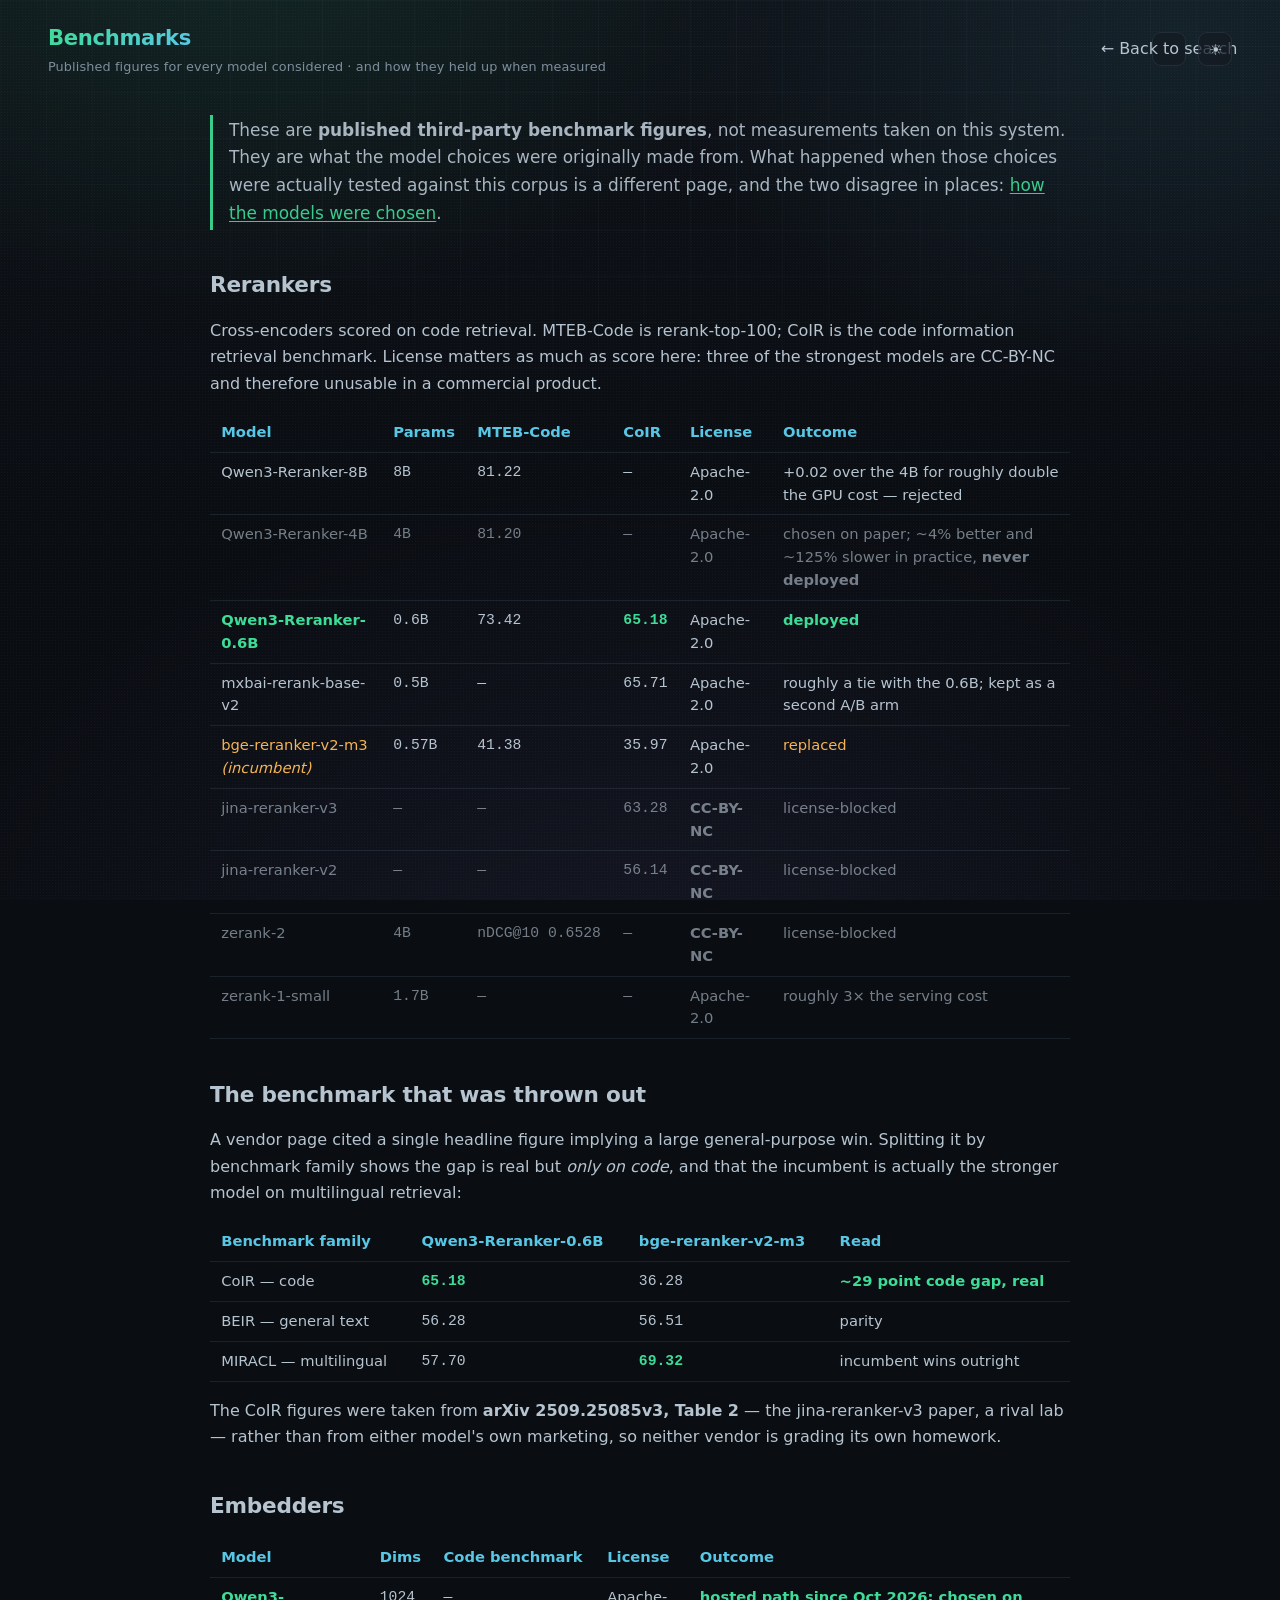
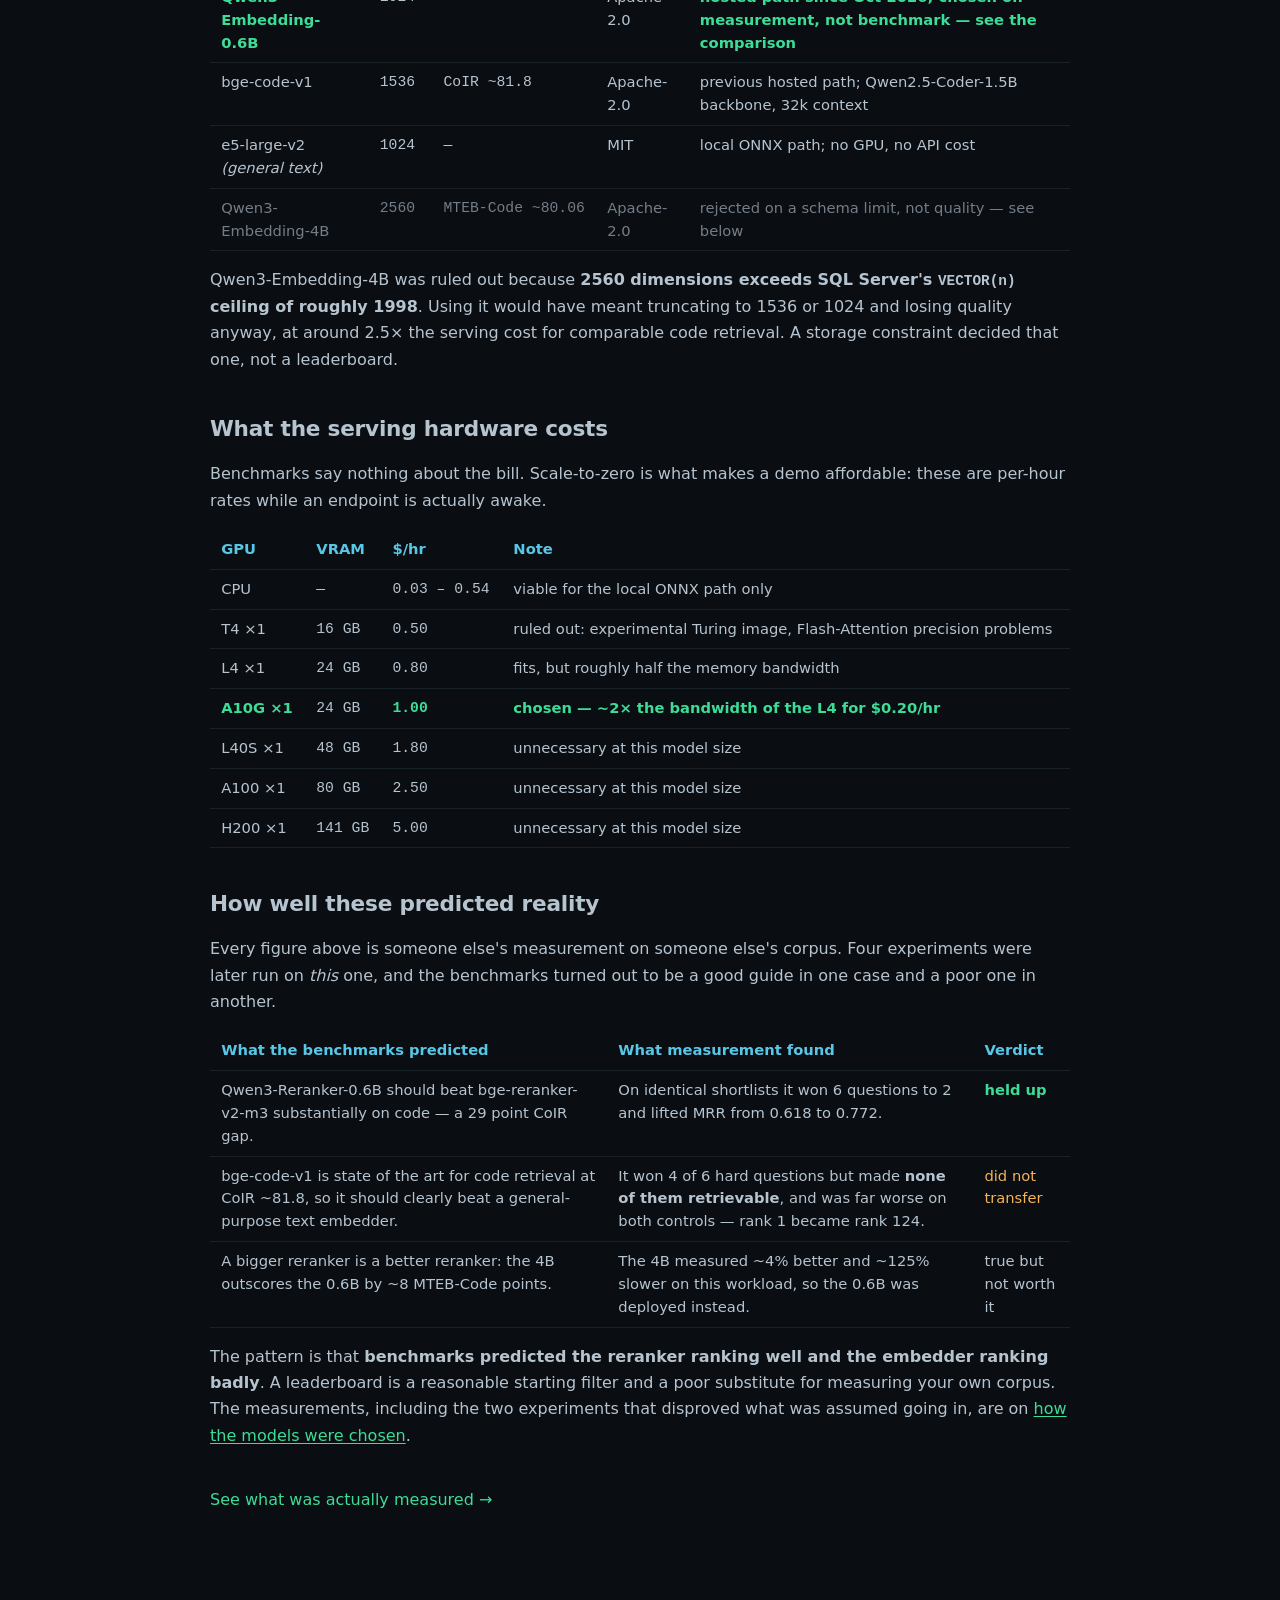
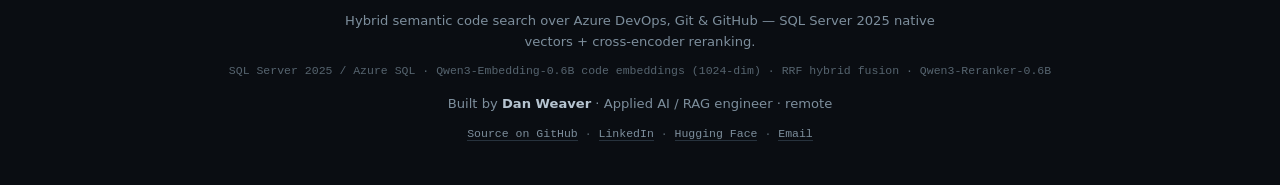
<file: AzureDevOpsForager.Server/wwwroot/benchmarks.html>
<!DOCTYPE html>
<html lang="en">
<head>
  <meta charset="UTF-8" />
  <meta name="viewport" content="width=device-width, initial-scale=1.0" />
  <title>Benchmarks — Azure DevOps Forager</title>
  <meta name="description" content="Published benchmark figures for the embedding and reranking models considered for Azure DevOps Forager, with licenses, serving costs, and a comparison against what was actually measured on this corpus. By Dan Weaver." />
  <meta name="author" content="Dan Weaver" />
  <link rel="canonical" href="https://azuredevops.aidataforager.com/benchmarks.html" />
  <link rel="stylesheet" href="style.css?v=20260929" />
  <link rel="icon" href="data:image/svg+xml,%3Csvg xmlns='http://www.w3.org/2000/svg' viewBox='0 0 32 32'%3E%3Ctext y='26' font-size='26'%3E%F0%9F%8C%BE%3C/text%3E%3C/svg%3E" />
  <style>
    .doc { max-width: 900px; margin: 0 auto; padding: 0 20px 72px; }
    .doc h2 { font-size: 1.35rem; margin: 2.4rem 0 .6rem; letter-spacing: -0.01em; }
    .doc h3 { font-size: 1.02rem; margin: 1.7rem 0 .5rem; color: var(--acc); letter-spacing: .01em; }
    .doc p, .doc li { line-height: 1.65; }
    .doc ul { padding-left: 1.15rem; }
    .doc li { margin: .3rem 0; }
    .lede { font-size: 1.06rem; opacity: .92; border-left: 3px solid var(--acc);
            padding: .1rem 0 .1rem 1rem; margin: 1.2rem 0 1.8rem; }
    .card { background: var(--surface); border: 1px solid var(--line);
            border-radius: var(--radius); padding: 1.1rem 1.25rem; margin: 1.2rem 0;
            box-shadow: var(--shadow); }
    .card.flag { border-color: var(--acc); border-left-width: 3px; }
    .card.caveat { border-color: var(--amber); border-left-width: 3px; }
    .tbl-wrap { overflow-x: auto; margin: 1rem 0; }
    table.ev { width: 100%; border-collapse: collapse; font-size: .92rem; min-width: 520px; }
    table.ev th, table.ev td { text-align: left; padding: .5rem .7rem;
                               border-bottom: 1px solid var(--line); vertical-align: top; }
    table.ev th { color: var(--cyan); font-weight: 600; white-space: nowrap; }
    table.ev td.num { font-family: var(--font-mono); white-space: nowrap; }
    .win { color: var(--acc); font-weight: 600; }
    .lose { color: var(--amber); }
    .kill { opacity: .62; }
    code, .mono { font-family: var(--font-mono); font-size: .9em; }
    .bigstat { display: flex; flex-wrap: wrap; gap: 1rem; margin: 1.2rem 0; }
    .bigstat > div { flex: 1 1 170px; background: var(--surface); border: 1px solid var(--line);
                     border-radius: var(--radius-sm); padding: .85rem 1rem; }
    .bigstat b { display: block; font-family: var(--font-mono); font-size: 1.5rem;
                 color: var(--acc); line-height: 1.15; }
    .bigstat span { font-size: .82rem; opacity: .78; }
    .backlink { display: inline-block; margin: 1.4rem 0 .2rem; }
  </style>
</head>
<body>
  <div class="bg-grid" aria-hidden="true"></div>
  <div class="bg-glow" aria-hidden="true"></div>

  <header class="topbar">
    <div class="brand">
      <div class="brand-text">
        <h1><span class="accent">Benchmarks</span></h1>
        <p class="tagline">Published figures for every model considered &middot; and how they held up when measured</p>
      </div>
    </div>
    <div class="topbar-right">
      <a class="topbar-link" href="/">&larr; Back to search</a>
      <button class="theme-toggle" id="themeToggle" type="button" title="Toggle light / dark theme" aria-label="Switch to light theme">☀</button>
    </div>
  </header>

  <main class="doc">

    <p class="lede">
      These are <strong>published third-party benchmark figures</strong>, not measurements taken on this
      system. They are what the model choices were originally made from. What happened when those choices
      were actually tested against this corpus is a different page, and the two disagree in places:
      <a href="/model-selection.html">how the models were chosen</a>.
    </p>

    <h2>Rerankers</h2>

    <p>
      Cross-encoders scored on code retrieval. MTEB-Code is rerank-top-100; CoIR is the code information
      retrieval benchmark. License matters as much as score here: three of the strongest models are
      CC-BY-NC and therefore unusable in a commercial product.
    </p>

    <div class="tbl-wrap">
      <table class="ev">
        <thead><tr><th>Model</th><th>Params</th><th>MTEB-Code</th><th>CoIR</th><th>License</th><th>Outcome</th></tr></thead>
        <tbody>
          <tr><td>Qwen3-Reranker-8B</td><td class="num">8B</td><td class="num">81.22</td><td class="num">&mdash;</td><td>Apache-2.0</td><td>+0.02 over the 4B for roughly double the GPU cost &mdash; rejected</td></tr>
          <tr class="kill"><td>Qwen3-Reranker-4B</td><td class="num">4B</td><td class="num">81.20</td><td class="num">&mdash;</td><td>Apache-2.0</td><td>chosen on paper; ~4% better and ~125% slower in practice, <strong>never deployed</strong></td></tr>
          <tr><td class="win">Qwen3-Reranker-0.6B</td><td class="num">0.6B</td><td class="num">73.42</td><td class="num win">65.18</td><td>Apache-2.0</td><td class="win">deployed</td></tr>
          <tr><td>mxbai-rerank-base-v2</td><td class="num">0.5B</td><td class="num">&mdash;</td><td class="num">65.71</td><td>Apache-2.0</td><td>roughly a tie with the 0.6B; kept as a second A/B arm</td></tr>
          <tr><td class="lose">bge-reranker-v2-m3 <em>(incumbent)</em></td><td class="num">0.57B</td><td class="num">41.38</td><td class="num">35.97</td><td>Apache-2.0</td><td class="lose">replaced</td></tr>
          <tr class="kill"><td>jina-reranker-v3</td><td class="num">&mdash;</td><td class="num">&mdash;</td><td class="num">63.28</td><td><strong>CC-BY-NC</strong></td><td>license-blocked</td></tr>
          <tr class="kill"><td>jina-reranker-v2</td><td class="num">&mdash;</td><td class="num">&mdash;</td><td class="num">56.14</td><td><strong>CC-BY-NC</strong></td><td>license-blocked</td></tr>
          <tr class="kill"><td>zerank-2</td><td class="num">4B</td><td class="num">nDCG@10 0.6528</td><td class="num">&mdash;</td><td><strong>CC-BY-NC</strong></td><td>license-blocked</td></tr>
          <tr class="kill"><td>zerank-1-small</td><td class="num">1.7B</td><td class="num">&mdash;</td><td class="num">&mdash;</td><td>Apache-2.0</td><td>roughly 3&times; the serving cost</td></tr>
        </tbody>
      </table>
    </div>

    <h2>The benchmark that was thrown out</h2>

    <p>
      A vendor page cited a single headline figure implying a large general-purpose win. Splitting it by
      benchmark family shows the gap is real but <em>only on code</em>, and that the incumbent is actually
      the stronger model on multilingual retrieval:
    </p>

    <div class="tbl-wrap">
      <table class="ev">
        <thead><tr><th>Benchmark family</th><th>Qwen3-Reranker-0.6B</th><th>bge-reranker-v2-m3</th><th>Read</th></tr></thead>
        <tbody>
          <tr><td>CoIR &mdash; code</td><td class="num win">65.18</td><td class="num">36.28</td><td class="win">~29 point code gap, real</td></tr>
          <tr><td>BEIR &mdash; general text</td><td class="num">56.28</td><td class="num">56.51</td><td>parity</td></tr>
          <tr><td>MIRACL &mdash; multilingual</td><td class="num">57.70</td><td class="num win">69.32</td><td>incumbent wins outright</td></tr>
        </tbody>
      </table>
    </div>

    <p>
      The CoIR figures were taken from <strong>arXiv 2509.25085v3, Table 2</strong> &mdash; the
      jina-reranker-v3 paper, a rival lab &mdash; rather than from either model's own marketing, so neither
      vendor is grading its own homework.
    </p>

    <h2>Embedders</h2>

    <div class="tbl-wrap">
      <table class="ev">
        <thead><tr><th>Model</th><th>Dims</th><th>Code benchmark</th><th>License</th><th>Outcome</th></tr></thead>
        <tbody>
          <tr><td class="win">Qwen3-Embedding-0.6B</td><td class="num">1024</td><td class="num">&mdash;</td><td>Apache-2.0</td><td class="win">hosted path since Oct 2026; chosen on measurement, not benchmark &mdash; <a href="/embedder-selection.html">see the comparison</a></td></tr>
            <tr><td>bge-code-v1</td><td class="num">1536</td><td class="num">CoIR ~81.8</td><td>Apache-2.0</td><td>previous hosted path; Qwen2.5-Coder-1.5B backbone, 32k context</td></tr>
          <tr><td>e5-large-v2 <em>(general text)</em></td><td class="num">1024</td><td class="num">&mdash;</td><td>MIT</td><td>local ONNX path; no GPU, no API cost</td></tr>
          <tr class="kill"><td>Qwen3-Embedding-4B</td><td class="num">2560</td><td class="num">MTEB-Code ~80.06</td><td>Apache-2.0</td><td>rejected on a schema limit, not quality &mdash; see below</td></tr>
        </tbody>
      </table>
    </div>

    <p>
      Qwen3-Embedding-4B was ruled out because <strong>2560 dimensions exceeds SQL Server's
      <code>VECTOR(n)</code> ceiling of roughly 1998</strong>. Using it would have meant truncating to 1536
      or 1024 and losing quality anyway, at around 2.5&times; the serving cost for comparable code
      retrieval. A storage constraint decided that one, not a leaderboard.
    </p>

    <h2>What the serving hardware costs</h2>

    <p>
      Benchmarks say nothing about the bill. Scale-to-zero is what makes a demo affordable: these are
      per-hour rates while an endpoint is actually awake.
    </p>

    <div class="tbl-wrap">
      <table class="ev">
        <thead><tr><th>GPU</th><th>VRAM</th><th>$/hr</th><th>Note</th></tr></thead>
        <tbody>
          <tr><td>CPU</td><td class="num">&mdash;</td><td class="num">0.03 &ndash; 0.54</td><td>viable for the local ONNX path only</td></tr>
          <tr><td>T4 &times;1</td><td class="num">16 GB</td><td class="num">0.50</td><td>ruled out: experimental Turing image, Flash-Attention precision problems</td></tr>
          <tr><td>L4 &times;1</td><td class="num">24 GB</td><td class="num">0.80</td><td>fits, but roughly half the memory bandwidth</td></tr>
          <tr><td class="win">A10G &times;1</td><td class="num">24 GB</td><td class="num win">1.00</td><td class="win">chosen &mdash; ~2&times; the bandwidth of the L4 for $0.20/hr</td></tr>
          <tr><td>L40S &times;1</td><td class="num">48 GB</td><td class="num">1.80</td><td>unnecessary at this model size</td></tr>
          <tr><td>A100 &times;1</td><td class="num">80 GB</td><td class="num">2.50</td><td>unnecessary at this model size</td></tr>
          <tr><td>H200 &times;1</td><td class="num">141 GB</td><td class="num">5.00</td><td>unnecessary at this model size</td></tr>
        </tbody>
      </table>
    </div>

    <h2>How well these predicted reality</h2>

    <p>
      Every figure above is someone else's measurement on someone else's corpus. Four experiments were
      later run on <em>this</em> one, and the benchmarks turned out to be a good guide in one case and a
      poor one in another.
    </p>

    <div class="tbl-wrap">
      <table class="ev">
        <thead><tr><th>What the benchmarks predicted</th><th>What measurement found</th><th>Verdict</th></tr></thead>
        <tbody>
          <tr>
            <td>Qwen3-Reranker-0.6B should beat bge-reranker-v2-m3 substantially on code &mdash; a 29 point CoIR gap.</td>
            <td>On identical shortlists it won 6 questions to 2 and lifted MRR from 0.618 to 0.772.</td>
            <td class="win">held up</td>
          </tr>
          <tr>
            <td>bge-code-v1 is state of the art for code retrieval at CoIR ~81.8, so it should clearly beat a general-purpose text embedder.</td>
            <td>It won 4 of 6 hard questions but made <strong>none of them retrievable</strong>, and was far worse on both controls &mdash; rank 1 became rank 124.</td>
            <td class="lose">did not transfer</td>
          </tr>
          <tr>
            <td>A bigger reranker is a better reranker: the 4B outscores the 0.6B by ~8 MTEB-Code points.</td>
            <td>The 4B measured ~4% better and ~125% slower on this workload, so the 0.6B was deployed instead.</td>
            <td>true but not worth it</td>
          </tr>
        </tbody>
      </table>
    </div>

    <p>
      The pattern is that <strong>benchmarks predicted the reranker ranking well and the embedder ranking
      badly</strong>. A leaderboard is a reasonable starting filter and a poor substitute for measuring your
      own corpus. The measurements, including the two experiments that disproved what was assumed going in,
      are on <a href="/model-selection.html">how the models were chosen</a>.
    </p>

    <a class="backlink" href="/model-selection.html">See what was actually measured &rarr;</a>

  </main>

  <footer class="foot">
    <p class="foot-about">Hybrid semantic code search over Azure DevOps, Git &amp; GitHub — SQL Server 2025 native vectors + cross-encoder reranking.</p>
    <span>SQL Server 2025 / Azure SQL &middot; Qwen3-Embedding-0.6B code embeddings (1024-dim) &middot; RRF hybrid fusion &middot; Qwen3-Reranker-0.6B</span>
    <p class="foot-built">
      Built by <strong>Dan Weaver</strong> &middot; Applied AI / RAG engineer &middot; remote
    </p>
    <p class="foot-links">
      <a href="https://github.com/disisnoturbusiness/AzureDevOpsForager" target="_blank" rel="noopener">Source on GitHub</a>
      &middot;
      <a href="https://www.linkedin.com/in/dan-weaver-1861038" target="_blank" rel="noopener">LinkedIn</a>
      &middot;
      <a href="https://huggingface.co/disisnoturbusiness/bge-code-v1-onnx" target="_blank" rel="noopener">Hugging Face</a>
      &middot;
      <a href="mailto:disisnoturbusiness@gmail.com">Email</a>
    </p>
  </footer>

  <script>
    (function () {
      var KEY = "adf-theme";
      var btn = document.getElementById("themeToggle");
      function apply(t) {
        var light = (t === "light");
        if (light) document.documentElement.setAttribute("data-theme", "light");
        else document.documentElement.removeAttribute("data-theme");
        if (btn) {
          btn.textContent = light ? "☾" : "☀";
          btn.setAttribute("aria-label", light ? "Switch to dark theme" : "Switch to light theme");
        }
      }
      try { apply(localStorage.getItem(KEY) || "dark"); } catch (e) { apply("dark"); }
      if (btn) btn.addEventListener("click", function () {
        var next;
        try { next = (localStorage.getItem(KEY) === "light") ? "dark" : "light"; } catch (e) { next = "dark"; }
        try { localStorage.setItem(KEY, next); } catch (e) {}
        apply(next);
      });
    })();
  </script>
</body>
</html>
</file>
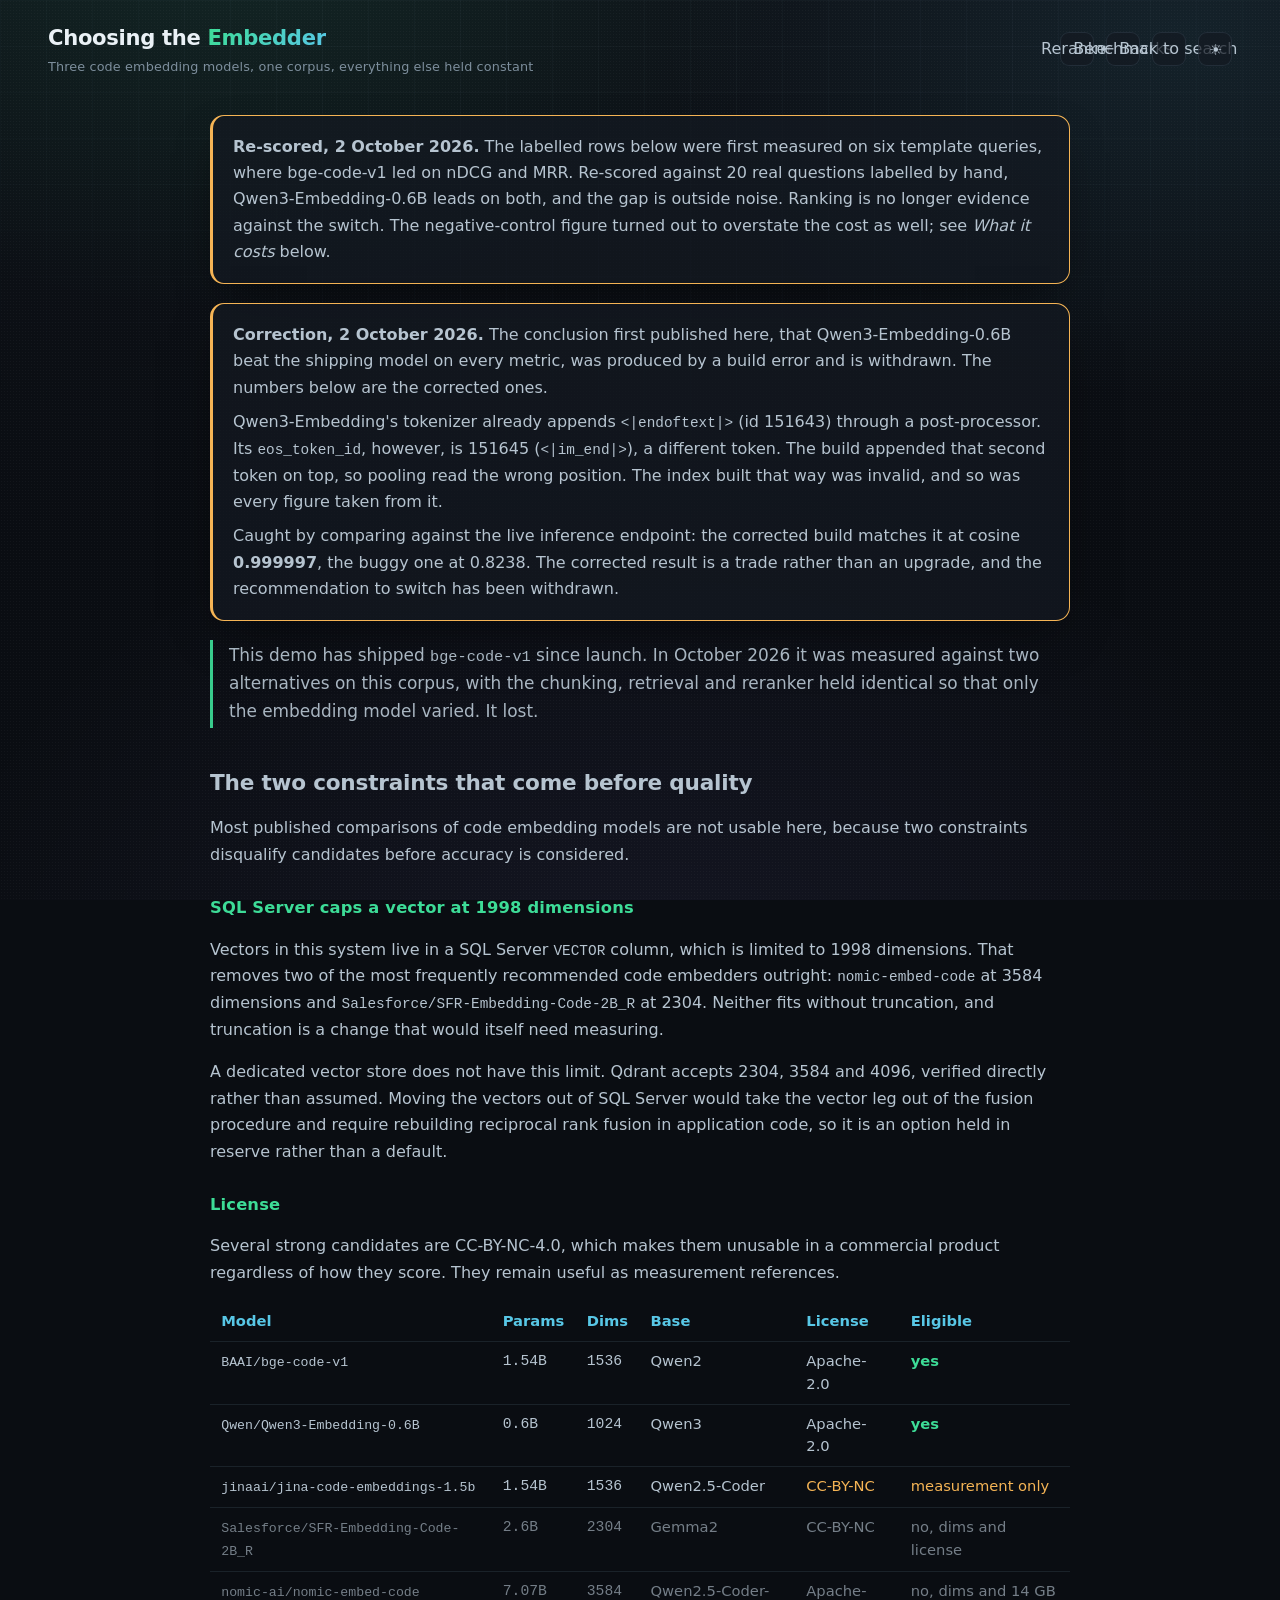
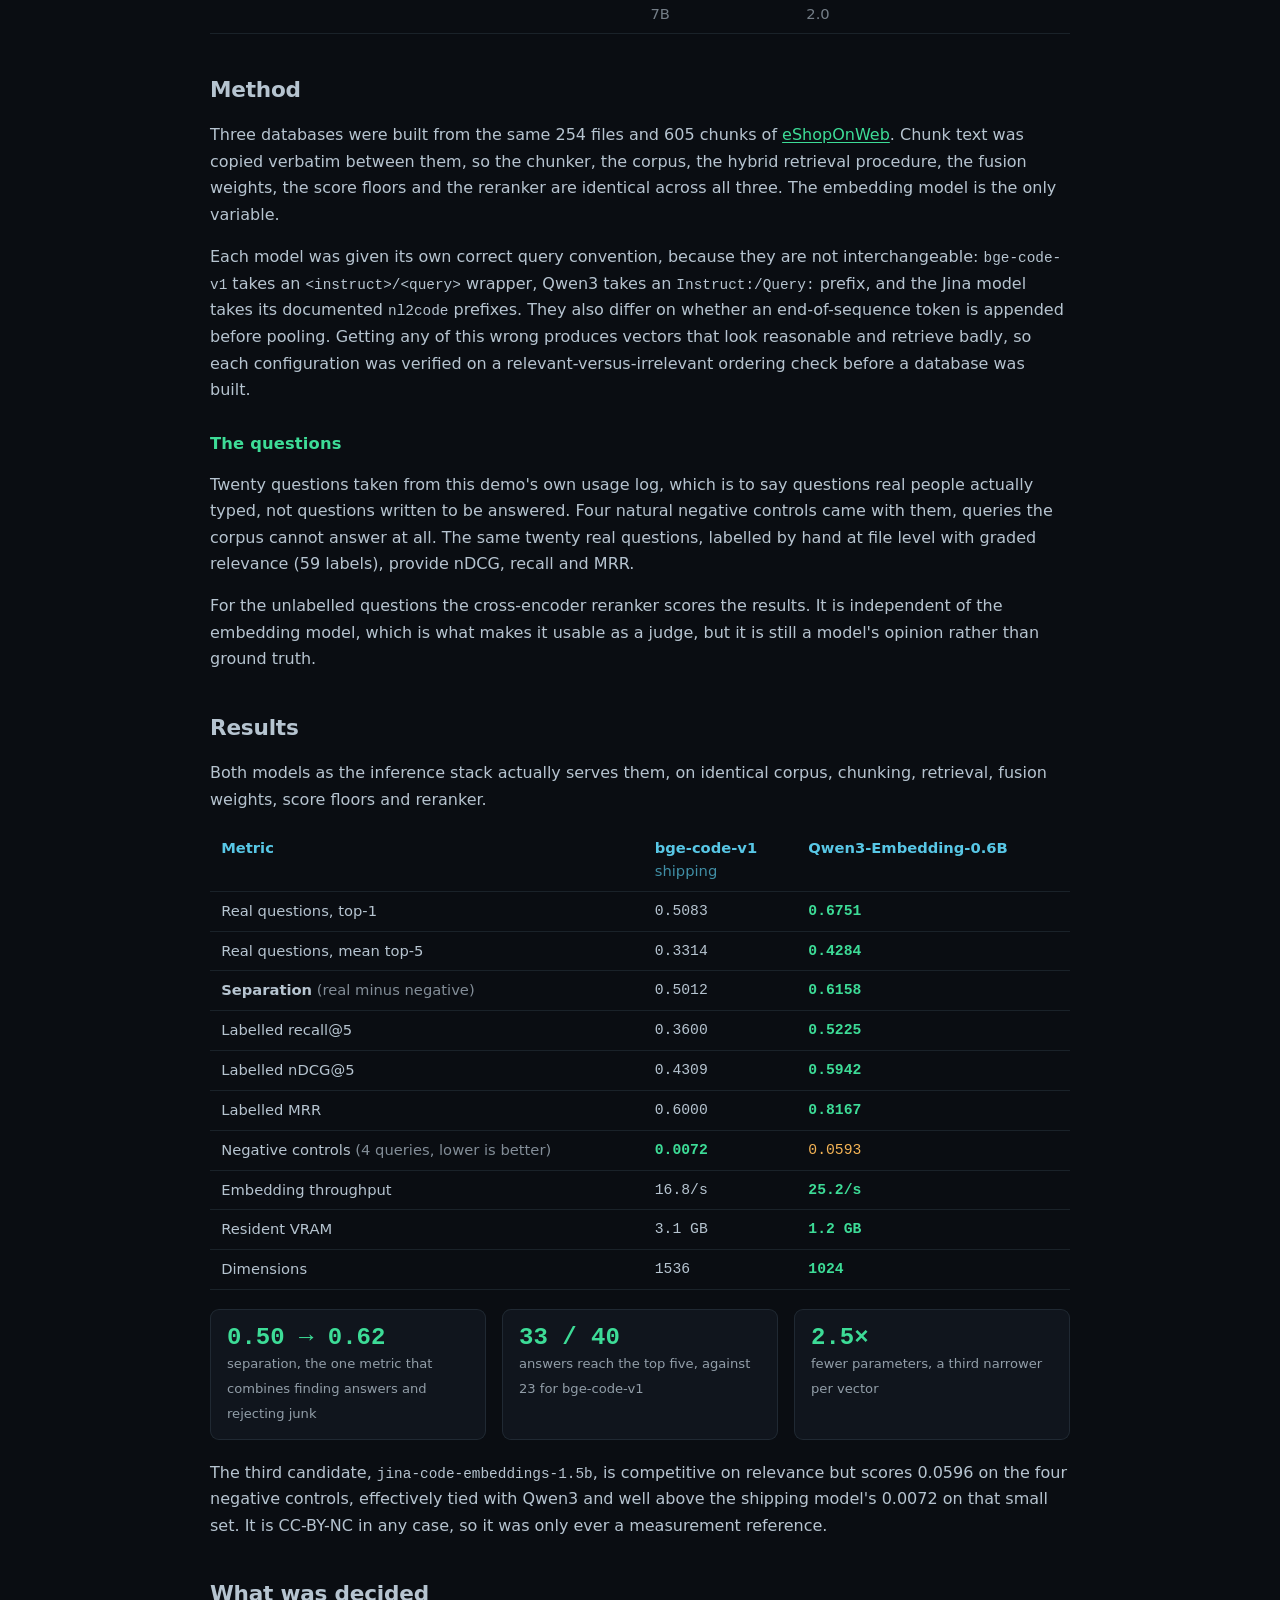
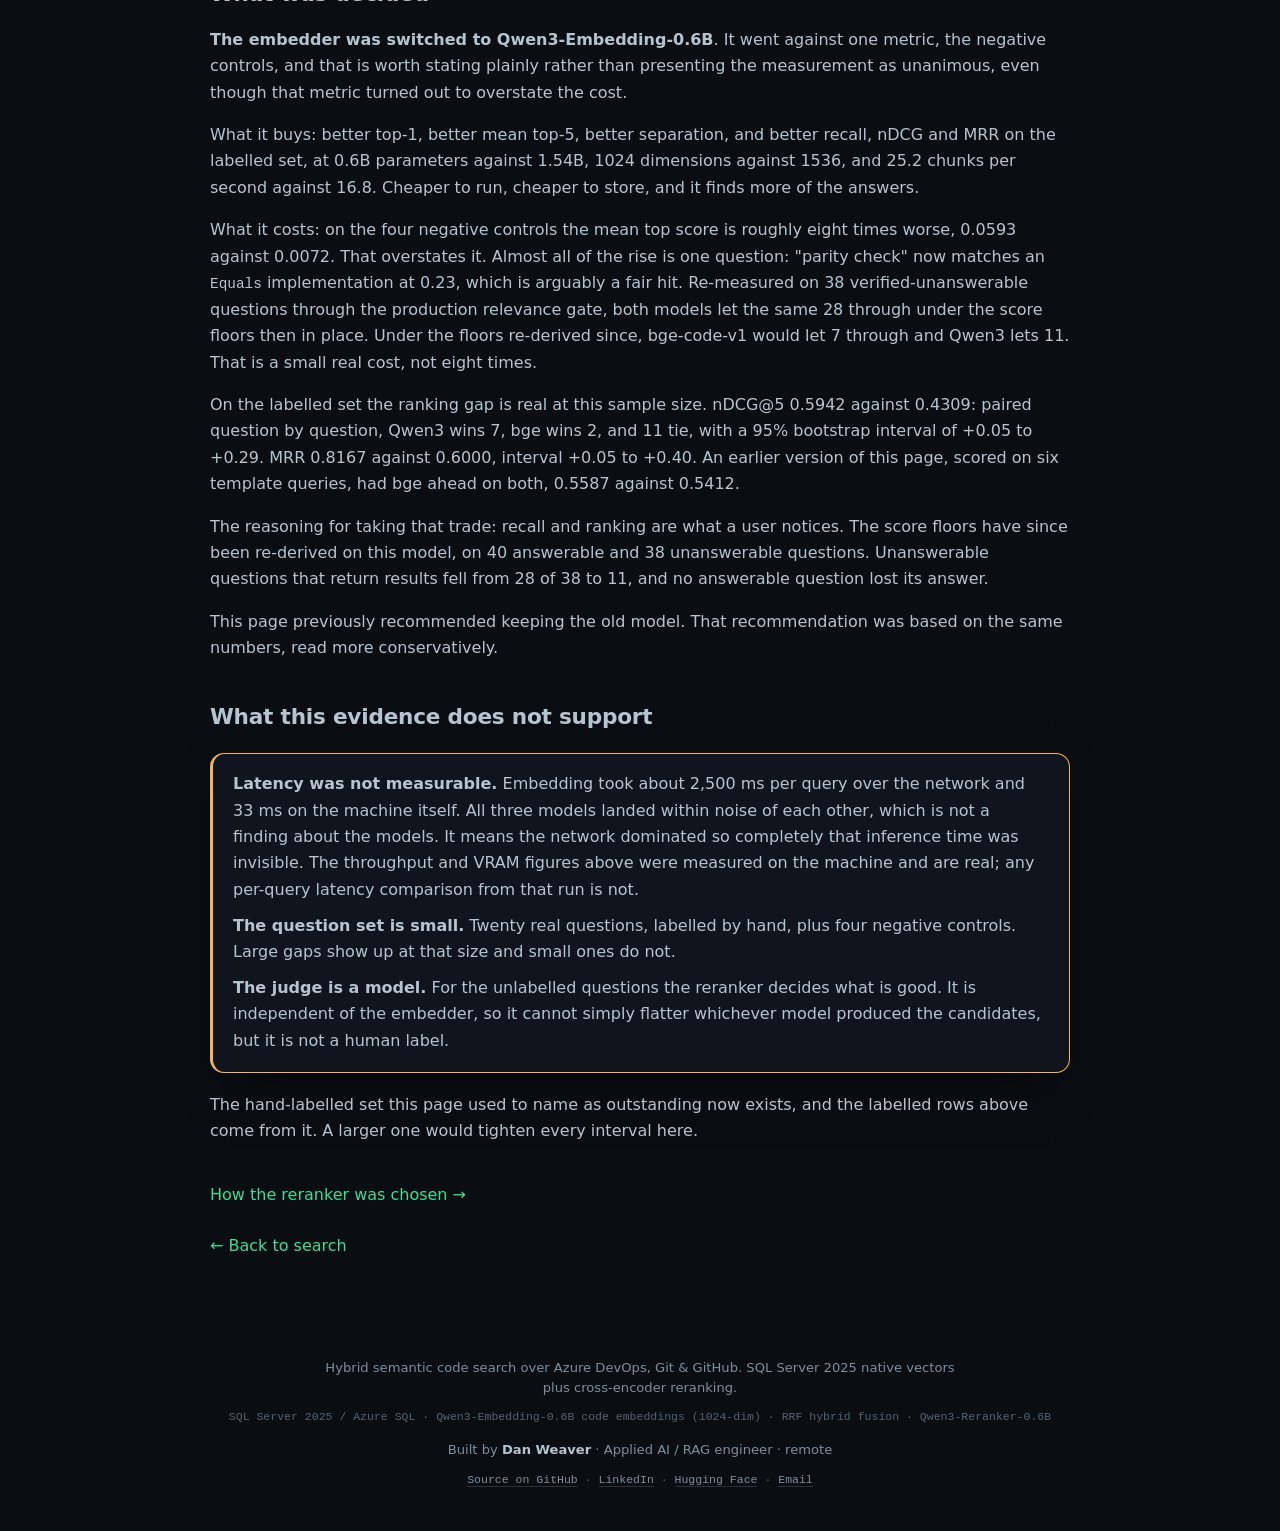
<file: AzureDevOpsForager.Server/wwwroot/embedder-selection.html>
<!DOCTYPE html>
<html lang="en">
<head>
  <meta charset="UTF-8" />
  <meta name="viewport" content="width=device-width, initial-scale=1.0" />
  <title>Choosing the Embedder — Azure DevOps Forager</title>
  <meta name="description" content="Three code embedding models measured on the same corpus with the same chunking, retrieval and reranker: bge-code-v1, Qwen3-Embedding-0.6B and jina-code-embeddings-1.5b. Includes the two constraints that disqualify most candidates before quality is measured. By Dan Weaver." />
  <meta name="author" content="Dan Weaver" />
  <link rel="canonical" href="https://azuredevops.aidataforager.com/embedder-selection.html" />
  <link rel="stylesheet" href="style.css?v=20260929" />
  <link rel="icon" href="data:image/svg+xml,%3Csvg xmlns='http://www.w3.org/2000/svg' viewBox='0 0 32 32'%3E%3Ctext y='26' font-size='26'%3E%F0%9F%8C%BE%3C/text%3E%3C/svg%3E" />
  <style>
    .doc { max-width: 900px; margin: 0 auto; padding: 0 20px 72px; }
    .doc h2 { font-size: 1.35rem; margin: 2.4rem 0 .6rem; letter-spacing: -0.01em; }
    .doc h3 { font-size: 1.02rem; margin: 1.7rem 0 .5rem; color: var(--acc); letter-spacing: .01em; }
    .doc p, .doc li { line-height: 1.65; }
    .doc ul { padding-left: 1.15rem; }
    .doc li { margin: .3rem 0; }
    .lede { font-size: 1.06rem; opacity: .92; border-left: 3px solid var(--acc);
            padding: .1rem 0 .1rem 1rem; margin: 1.2rem 0 1.8rem; }
    .card { background: var(--surface); border: 1px solid var(--line);
            border-radius: var(--radius); padding: 1.1rem 1.25rem; margin: 1.2rem 0;
            box-shadow: var(--shadow); }
    .card.flag { border-color: var(--acc); border-left-width: 3px; }
    .card.caveat { border-color: var(--amber); border-left-width: 3px; }
    .tbl-wrap { overflow-x: auto; margin: 1rem 0; }
    table.ev { width: 100%; border-collapse: collapse; font-size: .92rem; min-width: 520px; }
    table.ev th, table.ev td { text-align: left; padding: .5rem .7rem;
                               border-bottom: 1px solid var(--line); vertical-align: top; }
    table.ev th { color: var(--cyan); font-weight: 600; white-space: nowrap; }
    table.ev td.num { font-family: var(--font-mono); white-space: nowrap; }
    .win { color: var(--acc); font-weight: 600; }
    .lose { color: var(--amber); }
    .kill { opacity: .62; }
    code, .mono { font-family: var(--font-mono); font-size: .9em; }
    .bigstat { display: flex; flex-wrap: wrap; gap: 1rem; margin: 1.2rem 0; }
    .bigstat > div { flex: 1 1 170px; background: var(--surface); border: 1px solid var(--line);
                     border-radius: var(--radius-sm); padding: .85rem 1rem; }
    .bigstat b { display: block; font-family: var(--font-mono); font-size: 1.5rem;
                 color: var(--acc); line-height: 1.15; }
    .bigstat span { font-size: .82rem; opacity: .78; }
    .backlink { display: inline-block; margin: 1.4rem 0 .2rem; }
  </style>
</head>
<body>
  <div class="bg-grid" aria-hidden="true"></div>
  <div class="bg-glow" aria-hidden="true"></div>

  <header class="topbar">
    <div class="brand">
      <div class="brand-text">
        <h1>Choosing the&nbsp;<span class="accent">Embedder</span></h1>
        <p class="tagline">Three code embedding models, one corpus, everything else held constant</p>
      </div>
    </div>
    <div class="topbar-right">
      <a class="topbar-link" href="/reranker-selection.html">Reranker</a>
      <a class="topbar-link" href="/benchmarks.html">Benchmarks</a>
      <a class="topbar-link" href="/">&larr; Back to search</a>
      <button class="theme-toggle" id="themeToggle" type="button" title="Toggle light / dark theme" aria-label="Switch to light theme">☀</button>
    </div>
  </header>

  <main class="doc">

    <div class="card caveat" style="border-left:3px solid var(--amber)">
      <p style="margin:0"><strong>Re-scored, 2 October 2026.</strong> The labelled rows below were
        first measured on six template queries, where bge-code-v1 led on nDCG and MRR. Re-scored
        against 20 real questions labelled by hand, Qwen3-Embedding-0.6B leads on both, and the gap
        is outside noise. Ranking is no longer evidence against the switch. The negative-control
        figure turned out to overstate the cost as well; see <em>What it costs</em> below.</p>
    </div>

    <div class="card caveat">
      <p style="margin:0 0 .5rem"><strong>Correction, 2 October 2026.</strong> The conclusion first
        published here, that Qwen3-Embedding-0.6B beat the shipping model on every metric, was
        produced by a build error and is withdrawn. The numbers below are the corrected ones.</p>
      <p style="margin:0 0 .5rem">Qwen3-Embedding's tokenizer already appends
        <code>&lt;|endoftext|&gt;</code> (id 151643) through a post-processor. Its
        <code>eos_token_id</code>, however, is 151645 (<code>&lt;|im_end|&gt;</code>), a different
        token. The build appended that second token on top, so pooling read the wrong position. The
        index built that way was invalid, and so was every figure taken from it.</p>
      <p style="margin:0">Caught by comparing against the live inference endpoint: the corrected
        build matches it at cosine <strong>0.999997</strong>, the buggy one at 0.8238. The corrected
        result is a trade rather than an upgrade, and the recommendation to switch has been
        withdrawn.</p>
    </div>

    <p class="lede">
      This demo has shipped <code>bge-code-v1</code> since launch. In October 2026 it was measured
      against two alternatives on this corpus, with the chunking, retrieval and reranker held
      identical so that only the embedding model varied. It lost.
    </p>

    <h2>The two constraints that come before quality</h2>

    <p>Most published comparisons of code embedding models are not usable here, because two
      constraints disqualify candidates before accuracy is considered.</p>

    <h3>SQL Server caps a vector at 1998 dimensions</h3>
    <p>Vectors in this system live in a SQL Server <code>VECTOR</code> column, which is limited to
      1998 dimensions. That removes two of the most frequently recommended code embedders outright:
      <code>nomic-embed-code</code> at 3584 dimensions and
      <code>Salesforce/SFR-Embedding-Code-2B_R</code> at 2304. Neither fits without truncation, and
      truncation is a change that would itself need measuring.</p>
    <p>A dedicated vector store does not have this limit. Qdrant accepts 2304, 3584 and 4096,
      verified directly rather than assumed. Moving the vectors out of SQL Server would take the
      vector leg out of the fusion procedure and require rebuilding reciprocal rank fusion in
      application code, so it is an option held in reserve rather than a default.</p>

    <h3>License</h3>
    <p>Several strong candidates are CC-BY-NC-4.0, which makes them unusable in a commercial
      product regardless of how they score. They remain useful as measurement references.</p>

    <div class="tbl-wrap">
      <table class="ev">
        <thead>
          <tr><th>Model</th><th>Params</th><th>Dims</th><th>Base</th><th>License</th><th>Eligible</th></tr>
        </thead>
        <tbody>
          <tr><td><code>BAAI/bge-code-v1</code></td><td class="num">1.54B</td><td class="num">1536</td><td>Qwen2</td><td>Apache-2.0</td><td class="win">yes</td></tr>
          <tr><td><code>Qwen/Qwen3-Embedding-0.6B</code></td><td class="num">0.6B</td><td class="num">1024</td><td>Qwen3</td><td>Apache-2.0</td><td class="win">yes</td></tr>
          <tr><td><code>jinaai/jina-code-embeddings-1.5b</code></td><td class="num">1.54B</td><td class="num">1536</td><td>Qwen2.5-Coder</td><td class="lose">CC-BY-NC</td><td class="lose">measurement only</td></tr>
          <tr class="kill"><td><code>Salesforce/SFR-Embedding-Code-2B_R</code></td><td class="num">2.6B</td><td class="num">2304</td><td>Gemma2</td><td>CC-BY-NC</td><td>no, dims and license</td></tr>
          <tr class="kill"><td><code>nomic-ai/nomic-embed-code</code></td><td class="num">7.07B</td><td class="num">3584</td><td>Qwen2.5-Coder-7B</td><td>Apache-2.0</td><td>no, dims and 14&nbsp;GB</td></tr>
        </tbody>
      </table>
    </div>

    <h2>Method</h2>

    <p>Three databases were built from the same 254 files and 605 chunks of
      <a href="https://github.com/dotnet-architecture/eShopOnWeb" target="_blank" rel="noopener">eShopOnWeb</a>.
      Chunk text was copied verbatim between them, so the chunker, the corpus, the hybrid retrieval
      procedure, the fusion weights, the score floors and the reranker are identical across all
      three. The embedding model is the only variable.</p>

    <p>Each model was given its own correct query convention, because they are not interchangeable:
      <code>bge-code-v1</code> takes an <code>&lt;instruct&gt;/&lt;query&gt;</code> wrapper, Qwen3
      takes an <code>Instruct:/Query:</code> prefix, and the Jina model takes its documented
      <code>nl2code</code> prefixes. They also differ on whether an end-of-sequence token is
      appended before pooling. Getting any of this wrong produces vectors that look reasonable and
      retrieve badly, so each configuration was verified on a relevant-versus-irrelevant ordering
      check before a database was built.</p>

    <h3>The questions</h3>
    <p>Twenty questions taken from this demo's own usage log, which is to say questions real people
      actually typed, not questions written to be answered. Four natural negative controls came with
      them, queries the corpus cannot answer at all. The same twenty real questions, labelled by hand
      at file level with graded relevance (59 labels), provide nDCG, recall and MRR.</p>
    <p>For the unlabelled questions the cross-encoder reranker scores the results. It is independent
      of the embedding model, which is what makes it usable as a judge, but it is still a model's
      opinion rather than ground truth.</p>

    <h2 id="results">Results</h2>

    <p>Both models as the inference stack actually serves them, on identical corpus, chunking,
      retrieval, fusion weights, score floors and reranker.</p>

    <div class="tbl-wrap">
      <table class="ev">
        <thead>
          <tr><th>Metric</th><th>bge-code-v1<br /><span style="font-weight:400;opacity:.7">shipping</span></th><th>Qwen3-Embedding-0.6B</th></tr>
        </thead>
        <tbody>
          <tr><td>Real questions, top-1</td><td class="num">0.5083</td><td class="num win">0.6751</td></tr>
          <tr><td>Real questions, mean top-5</td><td class="num">0.3314</td><td class="num win">0.4284</td></tr>
          <tr><td><strong>Separation</strong> <span style="opacity:.7">(real minus negative)</span></td><td class="num">0.5012</td><td class="num win">0.6158</td></tr>
          <tr><td>Labelled recall@5</td><td class="num">0.3600</td><td class="num win">0.5225</td></tr>
          <tr><td>Labelled nDCG@5</td><td class="num">0.4309</td><td class="num win">0.5942</td></tr>
          <tr><td>Labelled MRR</td><td class="num">0.6000</td><td class="num win">0.8167</td></tr>
          <tr><td>Negative controls <span style="opacity:.7">(4 queries, lower is better)</span></td><td class="num win">0.0072</td><td class="num lose">0.0593</td></tr>
          <tr><td>Embedding throughput</td><td class="num">16.8/s</td><td class="num win">25.2/s</td></tr>
          <tr><td>Resident VRAM</td><td class="num">3.1 GB</td><td class="num win">1.2 GB</td></tr>
          <tr><td>Dimensions</td><td class="num">1536</td><td class="num win">1024</td></tr>
        </tbody>
      </table>
    </div>

    <div class="bigstat">
      <div><b>0.50 &rarr; 0.62</b><span>separation, the one metric that combines finding answers and rejecting junk</span></div>
      <div><b>33 / 40</b><span>answers reach the top five, against 23 for bge-code-v1</span></div>
      <div><b>2.5&times;</b><span>fewer parameters, a third narrower per vector</span></div>
    </div>

    <p>The third candidate, <code>jina-code-embeddings-1.5b</code>, is competitive on relevance but
      scores 0.0596 on the four negative controls, effectively tied with Qwen3 and well above the
      shipping model's 0.0072 on that small set. It is CC-BY-NC in any case, so it was only ever a measurement
      reference.</p>

    <h2>What was decided</h2>

    <p><strong>The embedder was switched to Qwen3-Embedding-0.6B</strong>. It went against one
      metric, the negative controls, and that is worth stating plainly rather than presenting the
      measurement as unanimous, even though that metric turned out to overstate the cost.</p>

    <p>What it buys: better top-1, better mean top-5, better separation, and better recall, nDCG and
      MRR on the labelled set, at 0.6B
      parameters against 1.54B, 1024 dimensions against 1536, and 25.2 chunks per second against
      16.8. Cheaper to run, cheaper to store, and it finds more of the answers.</p>

    <p>What it costs: on the four negative controls the mean top score is roughly eight times worse,
      0.0593 against 0.0072. That overstates it. Almost all of the rise is one question: "parity check"
      now matches an <code>Equals</code> implementation at 0.23, which is arguably a fair hit.
      Re-measured on 38 verified-unanswerable questions through the production relevance gate, both
      models let the same 28 through under the score floors then in place. Under the floors re-derived
      since, bge-code-v1 would let 7 through and Qwen3 lets 11. That is a small real cost, not eight
      times.</p>
    <p>On the labelled set the ranking gap is real at this sample size. nDCG@5 0.5942 against 0.4309:
      paired question by question, Qwen3 wins 7, bge wins 2, and 11 tie, with a 95% bootstrap interval
      of +0.05 to +0.29. MRR 0.8167 against 0.6000, interval +0.05 to +0.40. An earlier version of
      this page, scored on six template queries, had bge ahead on both, 0.5587 against 0.5412.</p>

    <p>The reasoning for taking that trade: recall and ranking are what a user notices. The score
      floors have since been re-derived on this model, on 40 answerable and 38 unanswerable questions.
      Unanswerable questions that return results fell from 28 of 38 to 11, and no answerable question
      lost its answer.</p>

    <p>This page previously recommended keeping the old model. That recommendation was based on the
      same numbers, read more conservatively.</p>

    <h2>What this evidence does not support</h2>

    <div class="card caveat">
      <p style="margin:0 0 .6rem"><strong>Latency was not measurable.</strong> Embedding took about
        2,500&nbsp;ms per query over the network and 33&nbsp;ms on the machine itself. All three
        models landed within noise of each other, which is not a finding about the models. It means
        the network dominated so completely that inference time was invisible. The throughput and
        VRAM figures above were measured on the machine and are real; any per-query latency
        comparison from that run is not.</p>
      <p style="margin:0 0 .6rem"><strong>The question set is small.</strong> Twenty real questions,
        labelled by hand, plus four negative controls. Large gaps show up at that size and small ones
        do not.</p>
      <p style="margin:0"><strong>The judge is a model.</strong> For the unlabelled questions the
        reranker decides what is good. It is independent of the embedder, so it cannot simply
        flatter whichever model produced the candidates, but it is not a human label.</p>
    </div>

    <p>The hand-labelled set this page used to name as outstanding now exists, and the labelled rows
      above come from it. A larger one would tighten every interval here.</p>

    <a class="backlink" href="/reranker-selection.html">How the reranker was chosen &rarr;</a><br />
    <a class="backlink" href="/">&larr; Back to search</a>

  </main>

  <footer class="foot">
    <p class="foot-about">Hybrid semantic code search over Azure DevOps, Git &amp; GitHub. SQL Server 2025 native vectors plus cross-encoder reranking.</p>
    <span>SQL Server 2025 / Azure SQL &middot; Qwen3-Embedding-0.6B code embeddings (1024-dim) &middot; RRF hybrid fusion &middot; Qwen3-Reranker-0.6B</span>
    <p class="foot-built">
      Built by <strong>Dan Weaver</strong> &middot; Applied AI / RAG engineer &middot; remote
    </p>
    <p class="foot-links">
      <a href="https://github.com/disisnoturbusiness/AzureDevOpsForager" target="_blank" rel="noopener">Source on GitHub</a>
      &middot;
      <a href="https://www.linkedin.com/in/dan-weaver-1861038" target="_blank" rel="noopener">LinkedIn</a>
      &middot;
      <a href="https://huggingface.co/disisnoturbusiness/bge-code-v1-onnx" target="_blank" rel="noopener">Hugging Face</a>
      &middot;
      <a href="mailto:disisnoturbusiness@gmail.com">Email</a>
    </p>
  </footer>

  <script>
    (function () {
      var KEY = "adf-theme";
      var btn = document.getElementById("themeToggle");
      function apply(t) {
        var light = (t === "light");
        if (light) document.documentElement.setAttribute("data-theme", "light");
        else document.documentElement.removeAttribute("data-theme");
        if (btn) {
          btn.textContent = light ? "☾" : "☀";
          btn.setAttribute("aria-label", light ? "Switch to dark theme" : "Switch to light theme");
        }
      }
      try { apply(localStorage.getItem(KEY) || "dark"); } catch (e) { apply("dark"); }
      if (btn) btn.addEventListener("click", function () {
        var next;
        try { next = (localStorage.getItem(KEY) === "light") ? "dark" : "light"; } catch (e) { next = "dark"; }
        try { localStorage.setItem(KEY, next); } catch (e) {}
        apply(next);
      });
    })();
  </script>
</body>
</html>
</file>
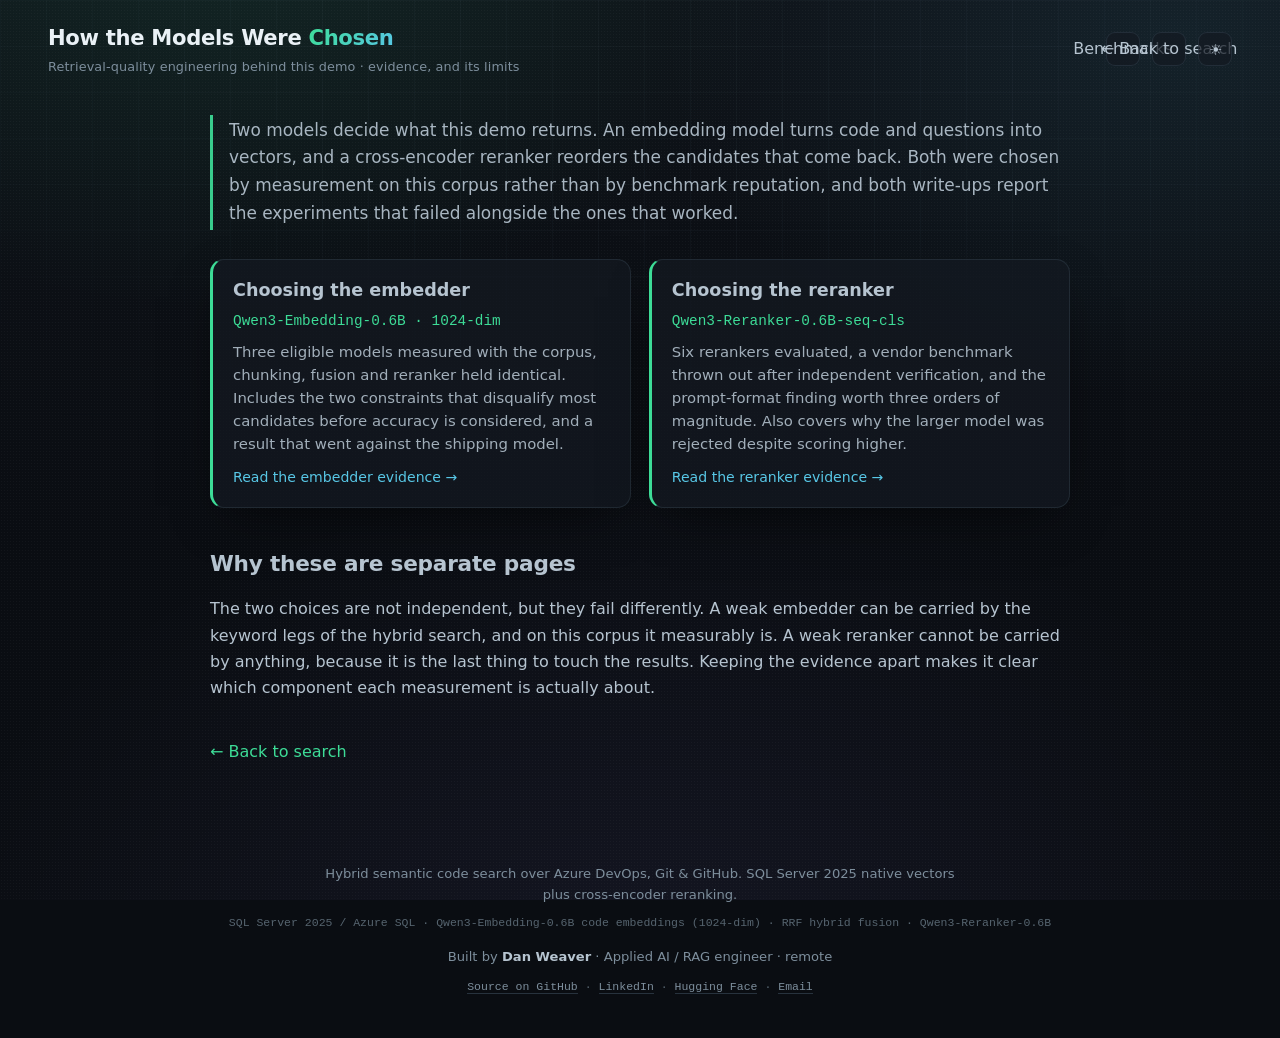
<file: AzureDevOpsForager.Server/wwwroot/model-selection.html>
<!DOCTYPE html>
<html lang="en">
<head>
  <meta charset="UTF-8" />
  <meta name="viewport" content="width=device-width, initial-scale=1.0" />
  <title>How the Models Were Chosen — Azure DevOps Forager</title>
  <meta name="description" content="How the embedding and reranking models running this demo were selected: what was measured on this corpus, what was thrown out, and what the evidence does not support. By Dan Weaver." />
  <meta name="author" content="Dan Weaver" />
  <link rel="canonical" href="https://azuredevops.aidataforager.com/model-selection.html" />
  <link rel="stylesheet" href="style.css?v=20260929" />
  <link rel="icon" href="data:image/svg+xml,%3Csvg xmlns='http://www.w3.org/2000/svg' viewBox='0 0 32 32'%3E%3Ctext y='26' font-size='26'%3E%F0%9F%8C%BE%3C/text%3E%3C/svg%3E" />
  <style>
    .doc { max-width: 900px; margin: 0 auto; padding: 0 20px 72px; }
    .doc h2 { font-size: 1.35rem; margin: 2.4rem 0 .6rem; letter-spacing: -0.01em; }
    .doc p, .doc li { line-height: 1.65; }
    .lede { font-size: 1.06rem; opacity: .92; border-left: 3px solid var(--acc);
            padding: .1rem 0 .1rem 1rem; margin: 1.2rem 0 1.8rem; }
    .pick { display: flex; flex-wrap: wrap; gap: 1.1rem; margin: 1.6rem 0 .6rem; }
    .pick > a { flex: 1 1 320px; text-decoration: none; color: inherit;
                background: var(--surface); border: 1px solid var(--line);
                border-left: 3px solid var(--acc); border-radius: var(--radius);
                padding: 1.1rem 1.25rem; box-shadow: var(--shadow); transition: transform .12s ease; }
    .pick > a:hover { transform: translateY(-2px); }
    .pick h3 { margin: 0 0 .35rem; font-size: 1.1rem; }
    .pick .model { font-family: var(--font-mono); font-size: .9rem; color: var(--acc); display: block; margin-bottom: .5rem; }
    .pick p { margin: 0; font-size: .93rem; opacity: .88; line-height: 1.55; }
    .pick .go { display: inline-block; margin-top: .7rem; font-size: .88rem; color: var(--cyan); }
    code, .mono { font-family: var(--font-mono); font-size: .9em; }
    .backlink { display: inline-block; margin: 1.4rem 0 .2rem; }
  </style>
</head>
<body>
  <div class="bg-grid" aria-hidden="true"></div>
  <div class="bg-glow" aria-hidden="true"></div>

  <header class="topbar">
    <div class="brand">
      <div class="brand-text">
        <h1>How the Models Were&nbsp;<span class="accent">Chosen</span></h1>
        <p class="tagline">Retrieval-quality engineering behind this demo &middot; evidence, and its limits</p>
      </div>
    </div>
    <div class="topbar-right">
      <a class="topbar-link" href="/benchmarks.html">Benchmarks</a>
      <a class="topbar-link" href="/">&larr; Back to search</a>
      <button class="theme-toggle" id="themeToggle" type="button" title="Toggle light / dark theme" aria-label="Switch to light theme">☀</button>
    </div>
  </header>

  <main class="doc">

    <p class="lede">
      Two models decide what this demo returns. An embedding model turns code and questions into
      vectors, and a cross-encoder reranker reorders the candidates that come back. Both were
      chosen by measurement on this corpus rather than by benchmark reputation, and both
      write-ups report the experiments that failed alongside the ones that worked.
    </p>

    <div class="pick">
      <a href="/embedder-selection.html">
        <h3>Choosing the embedder</h3>
        <span class="model">Qwen3-Embedding-0.6B &middot; 1024-dim</span>
        <p>Three eligible models measured with the corpus, chunking, fusion and reranker held
          identical. Includes the two constraints that disqualify most candidates before accuracy
          is considered, and a result that went against the shipping model.</p>
        <span class="go">Read the embedder evidence &rarr;</span>
      </a>
      <a href="/reranker-selection.html">
        <h3>Choosing the reranker</h3>
        <span class="model">Qwen3-Reranker-0.6B-seq-cls</span>
        <p>Six rerankers evaluated, a vendor benchmark thrown out after independent verification,
          and the prompt-format finding worth three orders of magnitude. Also covers why the
          larger model was rejected despite scoring higher.</p>
        <span class="go">Read the reranker evidence &rarr;</span>
      </a>
    </div>

    <h2>Why these are separate pages</h2>
    <p>The two choices are not independent, but they fail differently. A weak embedder can be
      carried by the keyword legs of the hybrid search, and on this corpus it measurably is. A
      weak reranker cannot be carried by anything, because it is the last thing to touch the
      results. Keeping the evidence apart makes it clear which component each measurement is
      actually about.</p>

    <a class="backlink" href="/">&larr; Back to search</a>

  </main>

  <footer class="foot">
    <p class="foot-about">Hybrid semantic code search over Azure DevOps, Git &amp; GitHub. SQL Server 2025 native vectors plus cross-encoder reranking.</p>
    <span>SQL Server 2025 / Azure SQL &middot; Qwen3-Embedding-0.6B code embeddings (1024-dim) &middot; RRF hybrid fusion &middot; Qwen3-Reranker-0.6B</span>
    <p class="foot-built">
      Built by <strong>Dan Weaver</strong> &middot; Applied AI / RAG engineer &middot; remote
    </p>
    <p class="foot-links">
      <a href="https://github.com/disisnoturbusiness/AzureDevOpsForager" target="_blank" rel="noopener">Source on GitHub</a>
      &middot;
      <a href="https://www.linkedin.com/in/dan-weaver-1861038" target="_blank" rel="noopener">LinkedIn</a>
      &middot;
      <a href="https://huggingface.co/disisnoturbusiness/bge-code-v1-onnx" target="_blank" rel="noopener">Hugging Face</a>
      &middot;
      <a href="mailto:disisnoturbusiness@gmail.com">Email</a>
    </p>
  </footer>

  <script>
    (function () {
      var KEY = "adf-theme";
      var btn = document.getElementById("themeToggle");
      function apply(t) {
        var light = (t === "light");
        if (light) document.documentElement.setAttribute("data-theme", "light");
        else document.documentElement.removeAttribute("data-theme");
        if (btn) {
          btn.textContent = light ? "☾" : "☀";
          btn.setAttribute("aria-label", light ? "Switch to dark theme" : "Switch to light theme");
        }
      }
      try { apply(localStorage.getItem(KEY) || "dark"); } catch (e) { apply("dark"); }
      if (btn) btn.addEventListener("click", function () {
        var next;
        try { next = (localStorage.getItem(KEY) === "light") ? "dark" : "light"; } catch (e) { next = "dark"; }
        try { localStorage.setItem(KEY, next); } catch (e) {}
        apply(next);
      });
    })();
  </script>
</body>
</html>
</file>
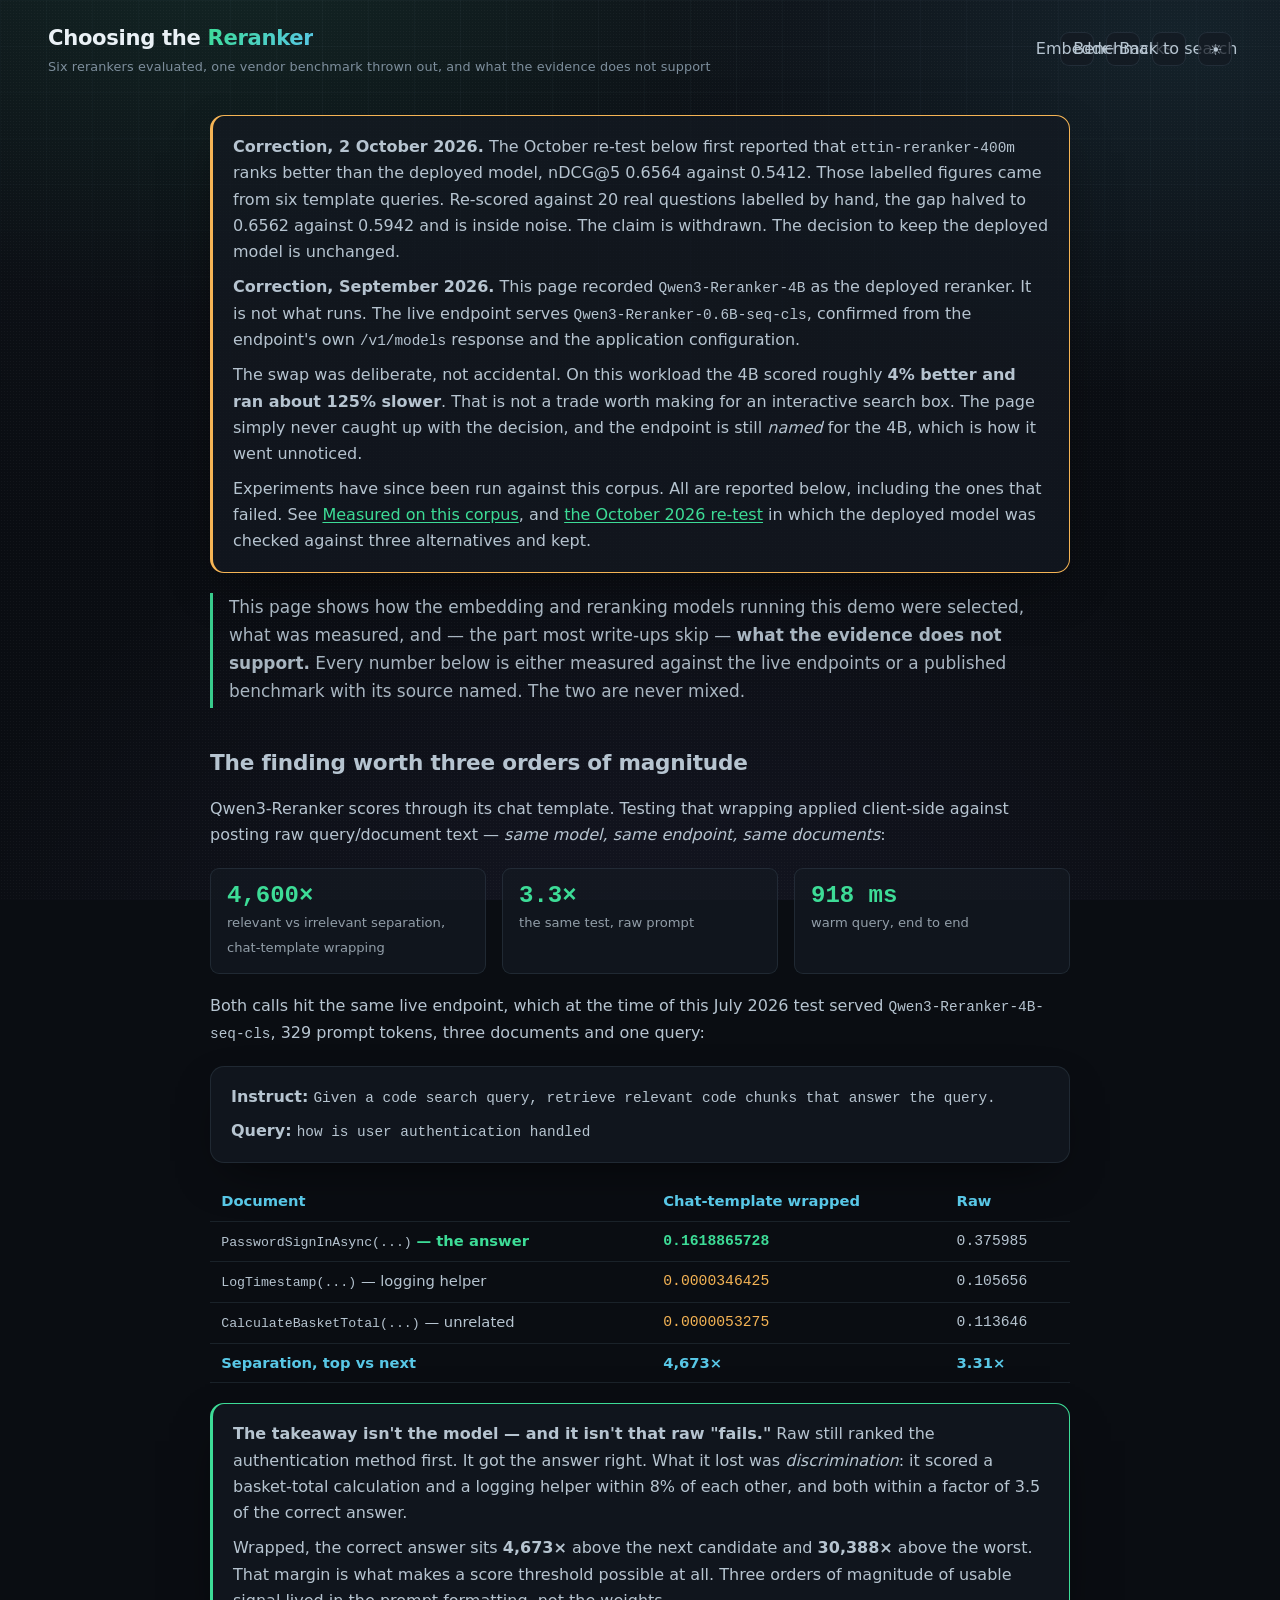
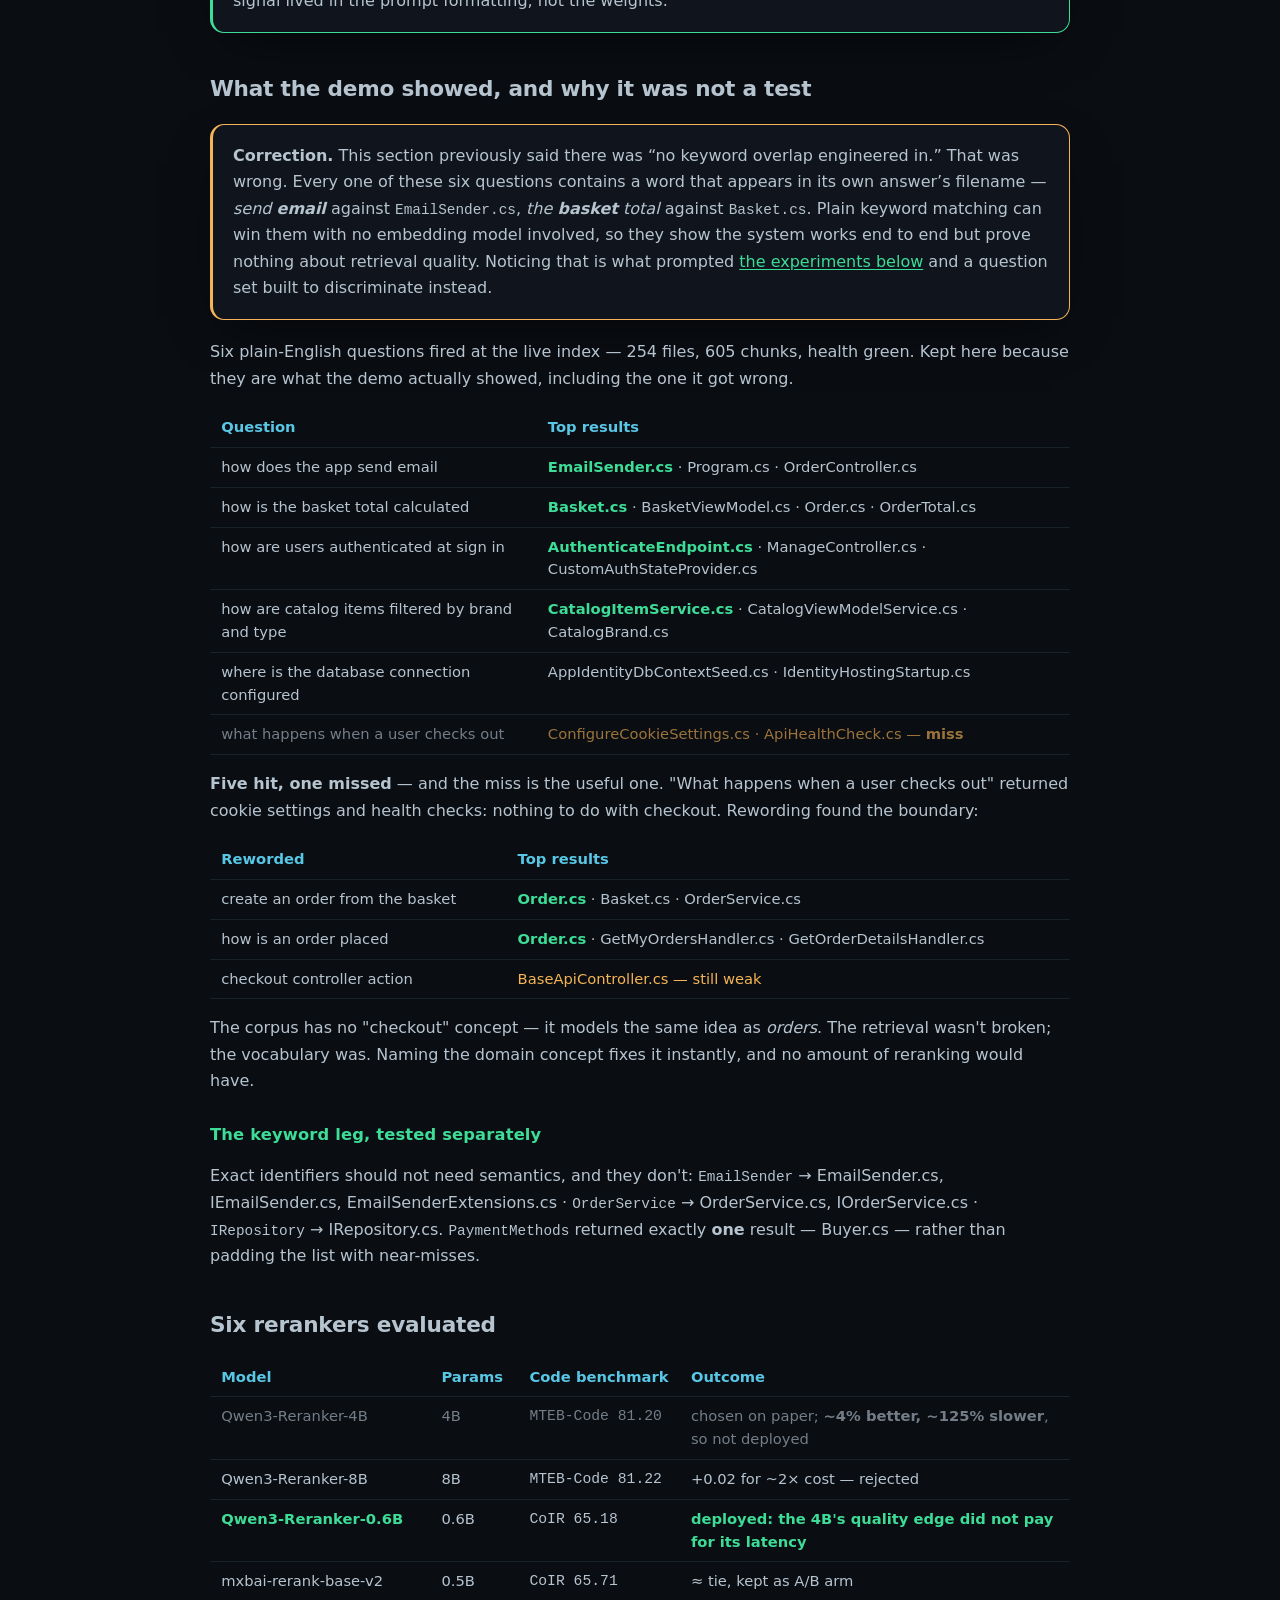
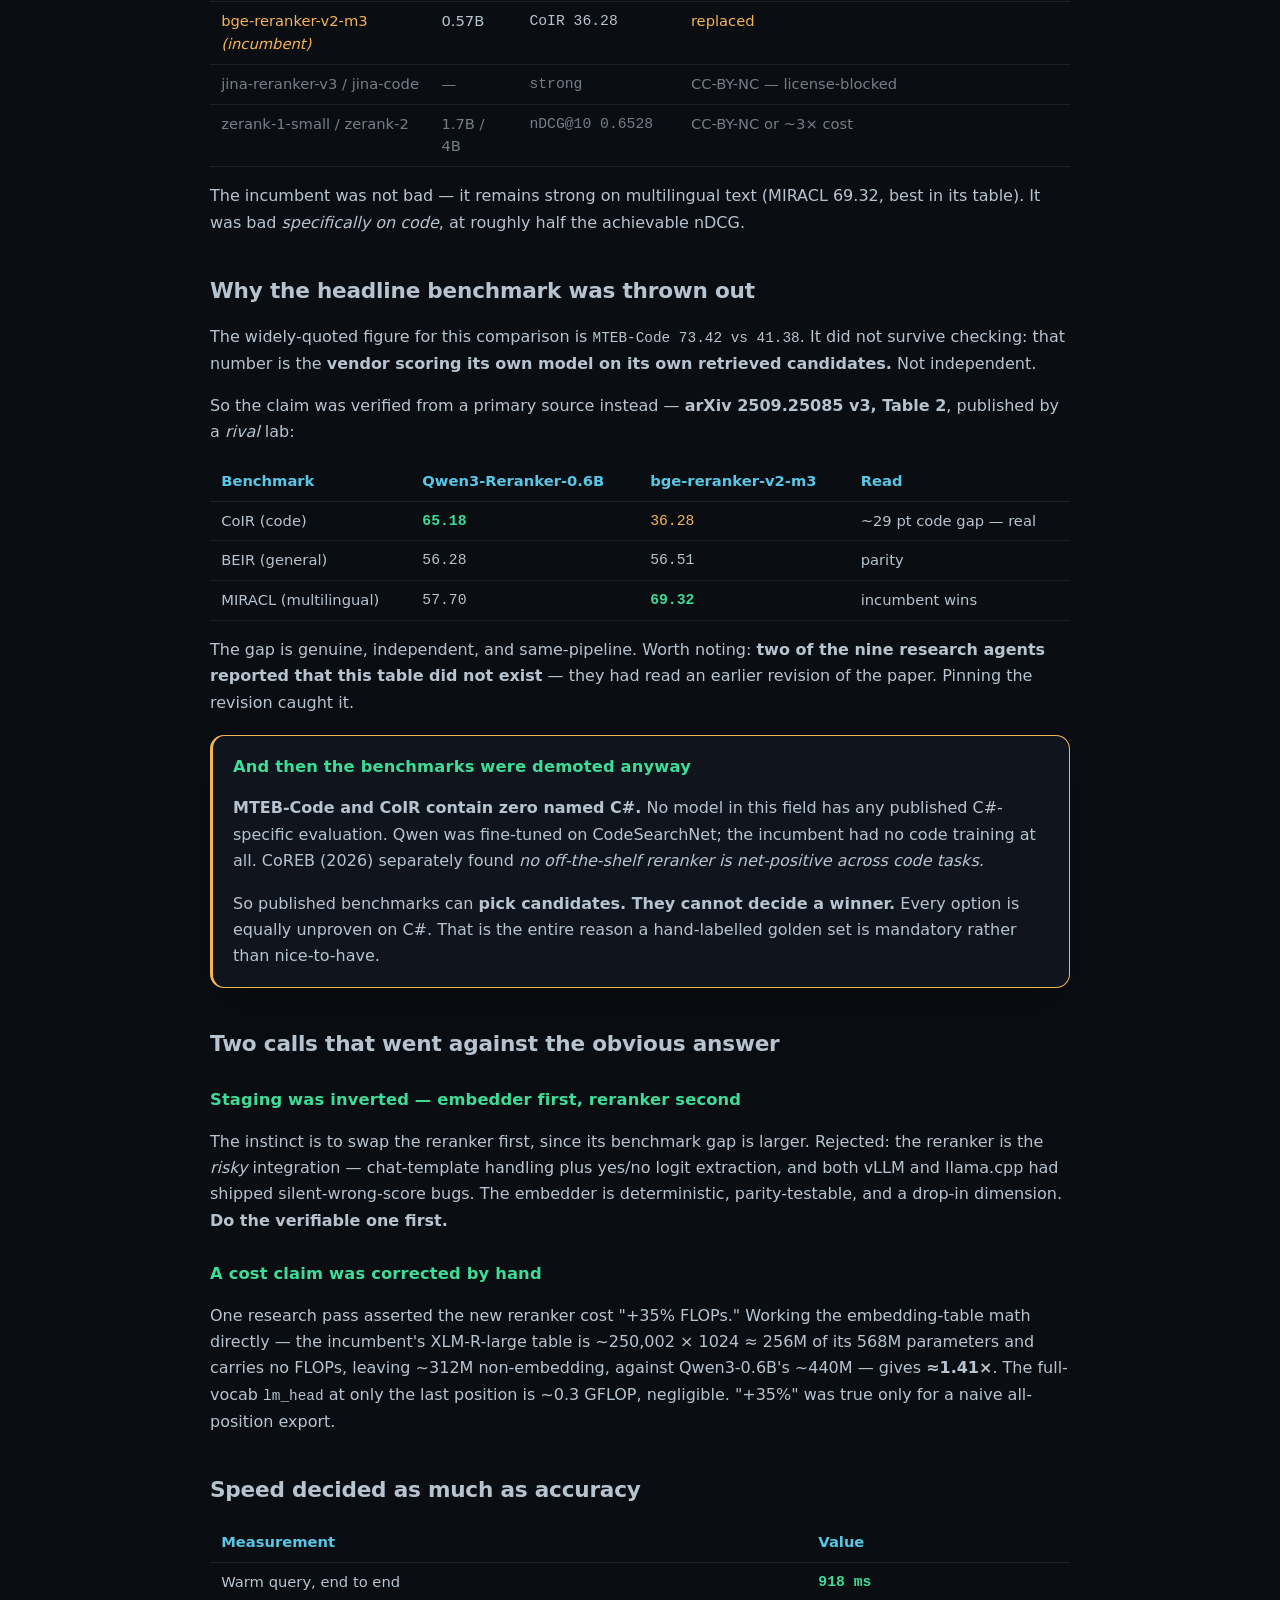
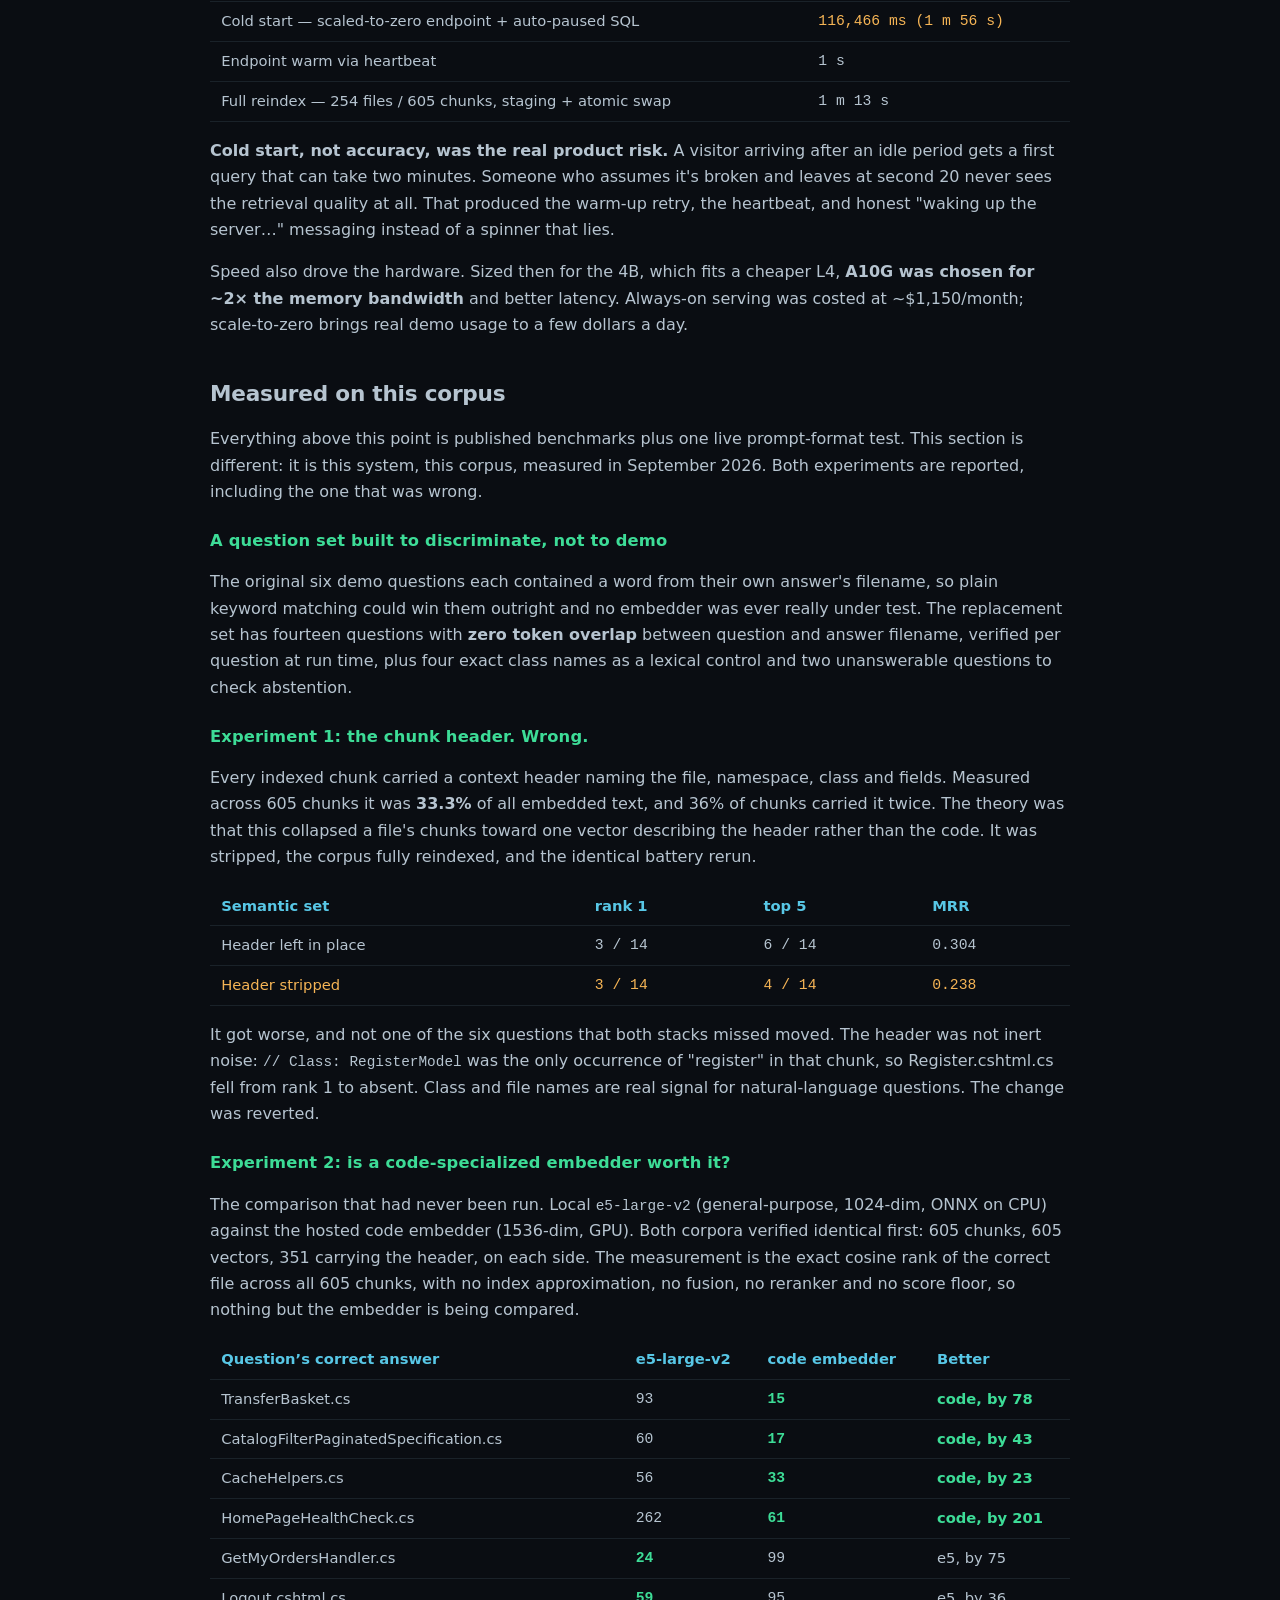
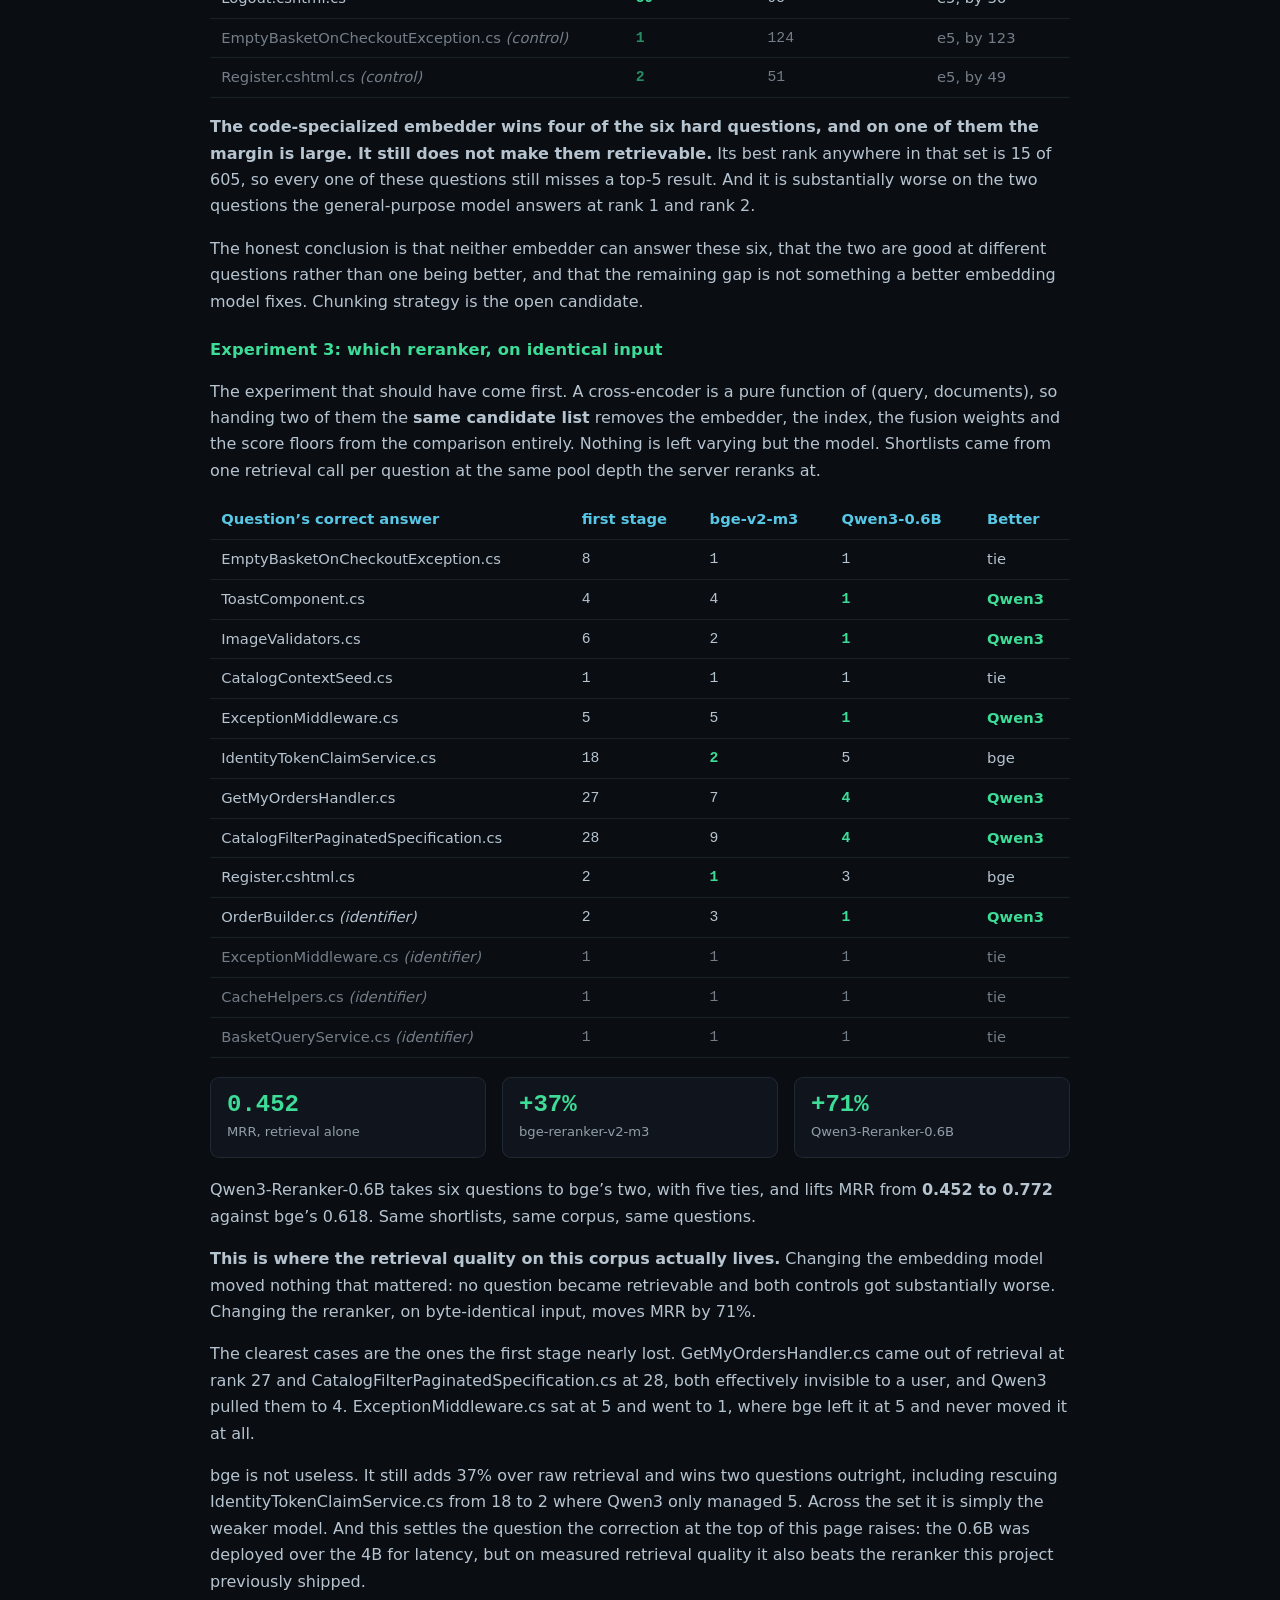
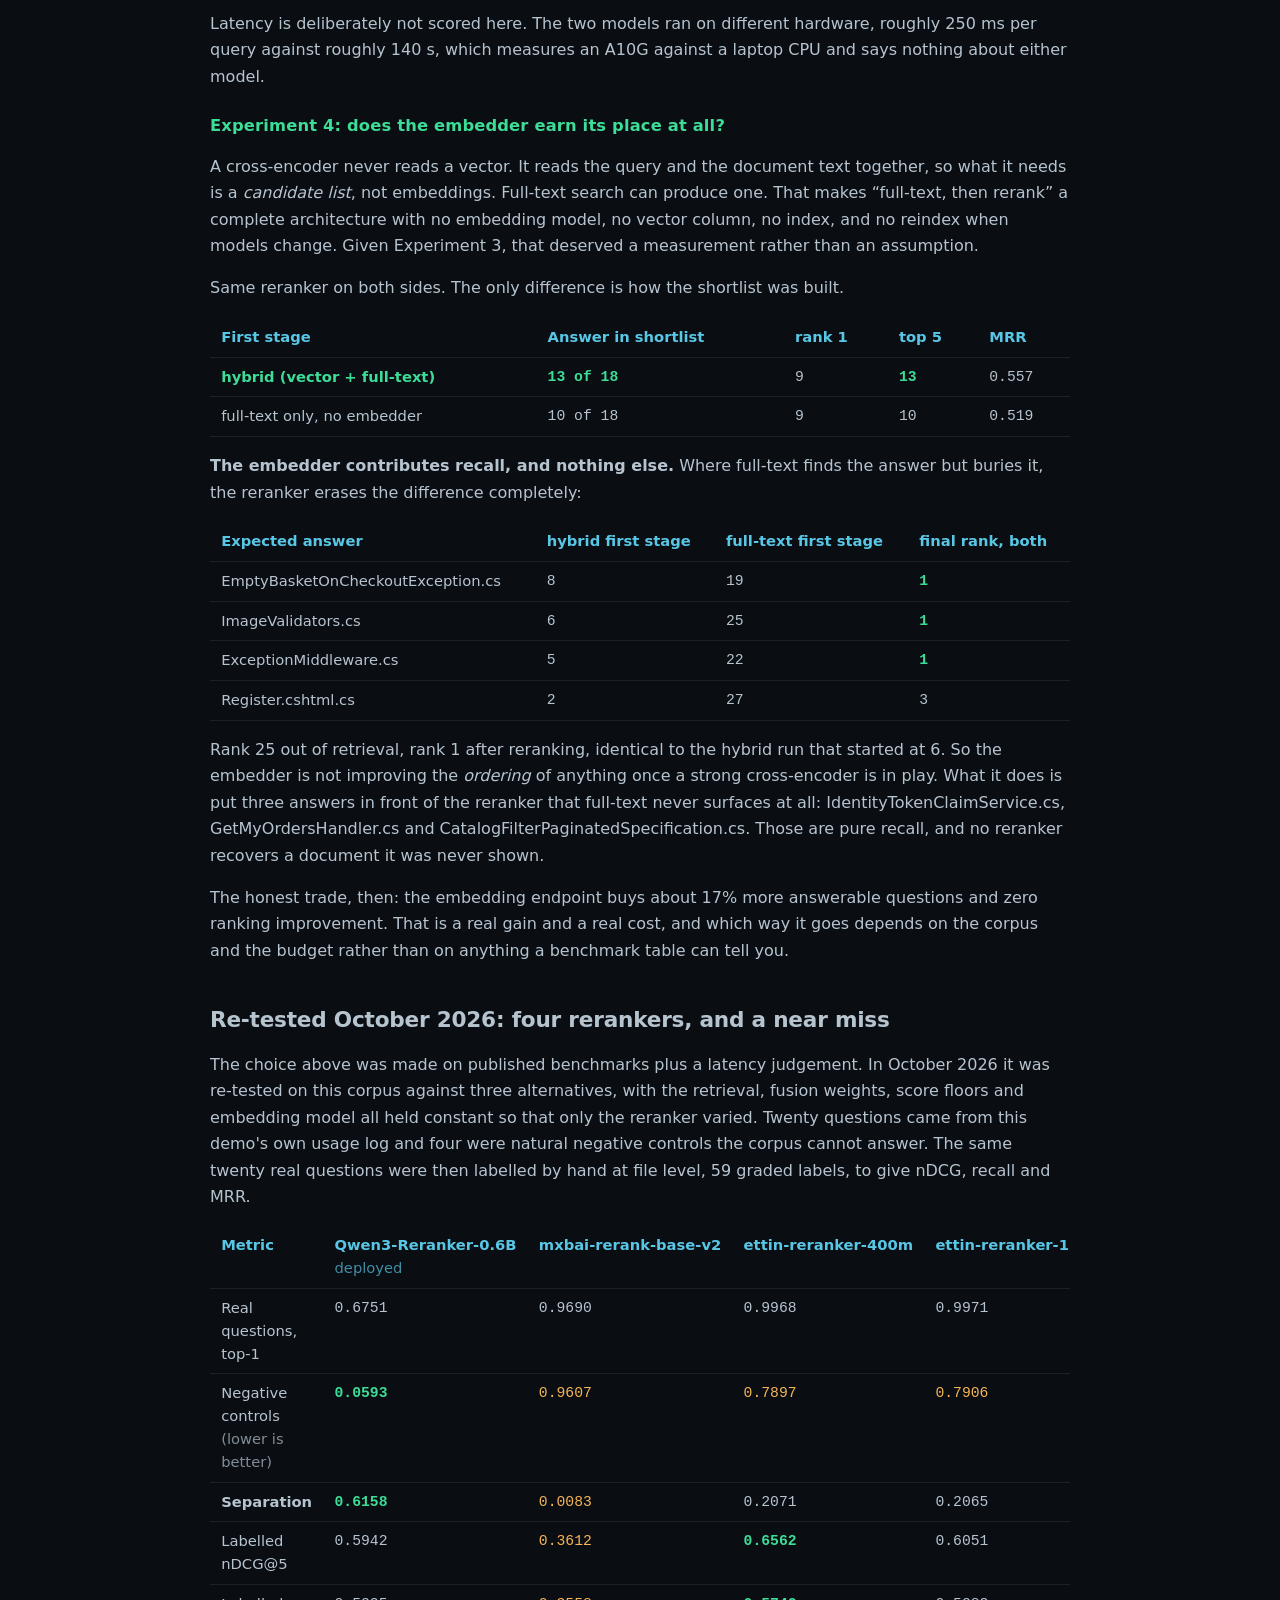
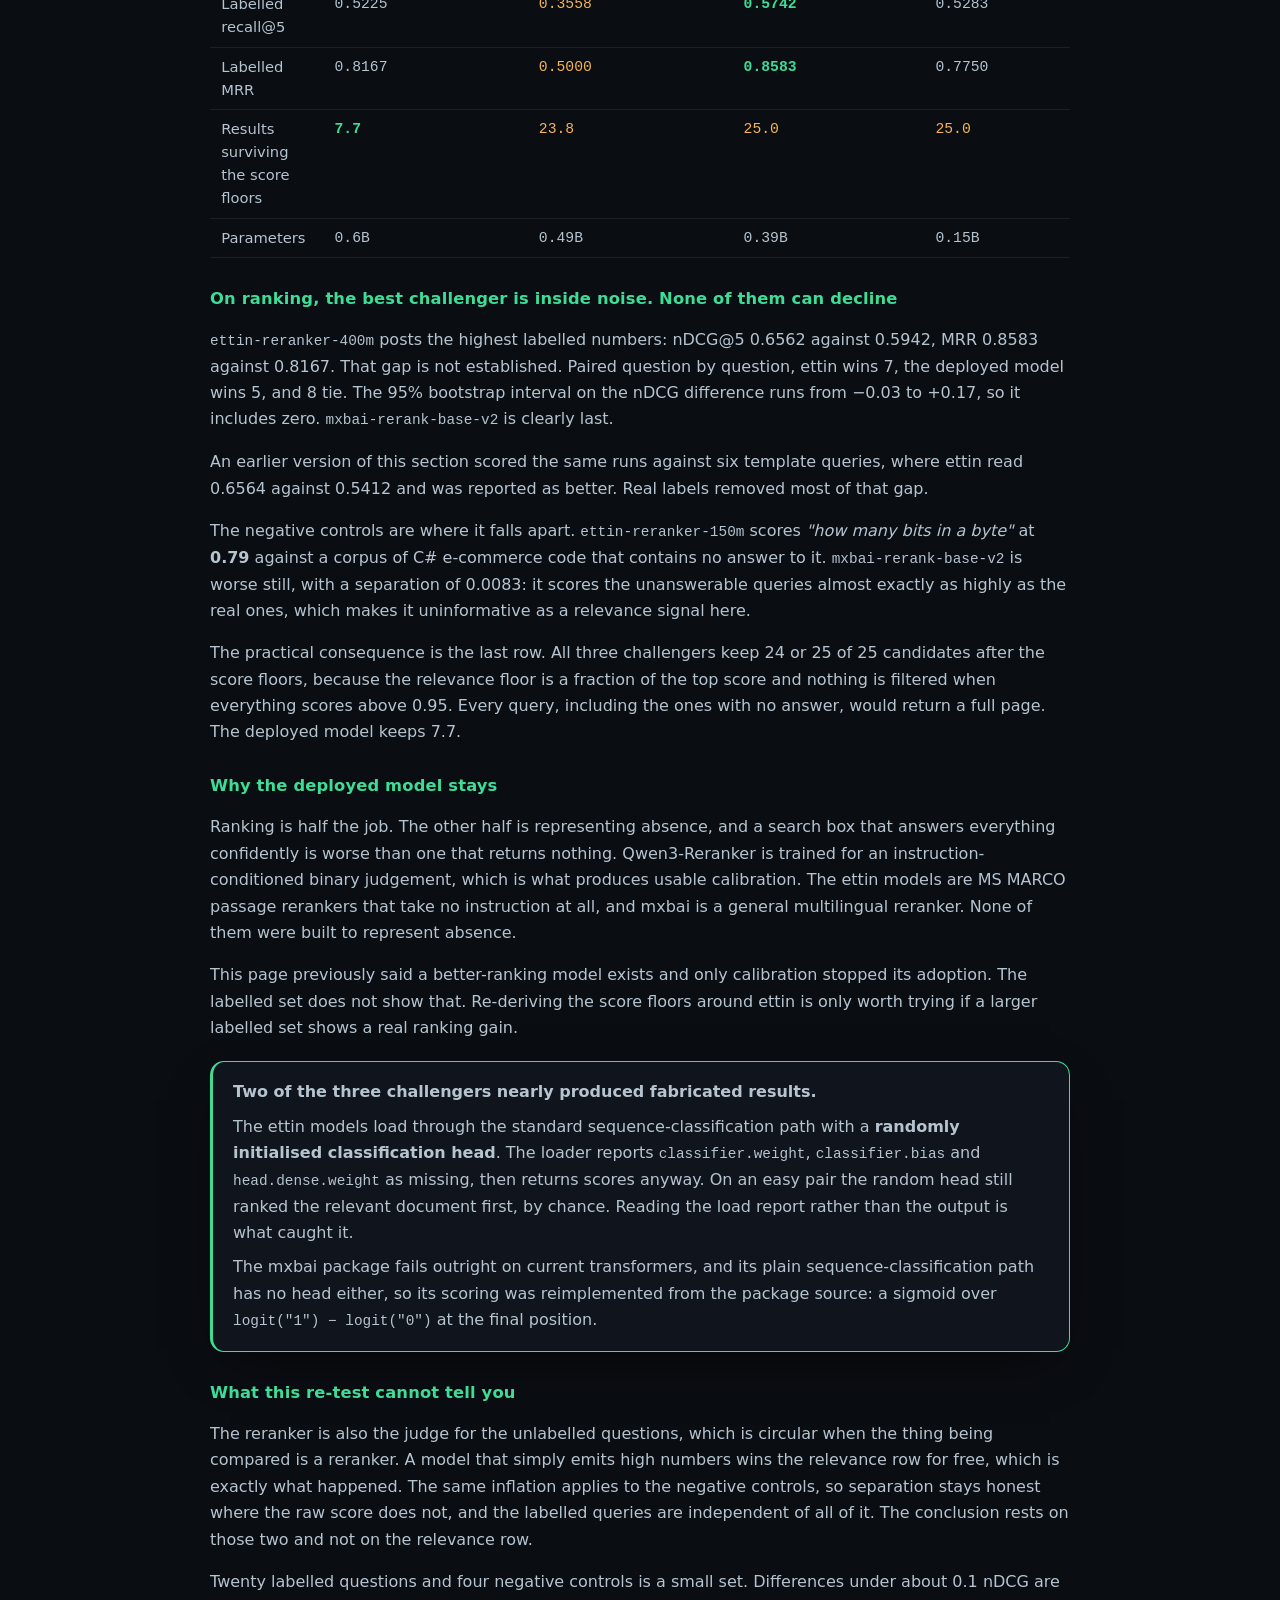
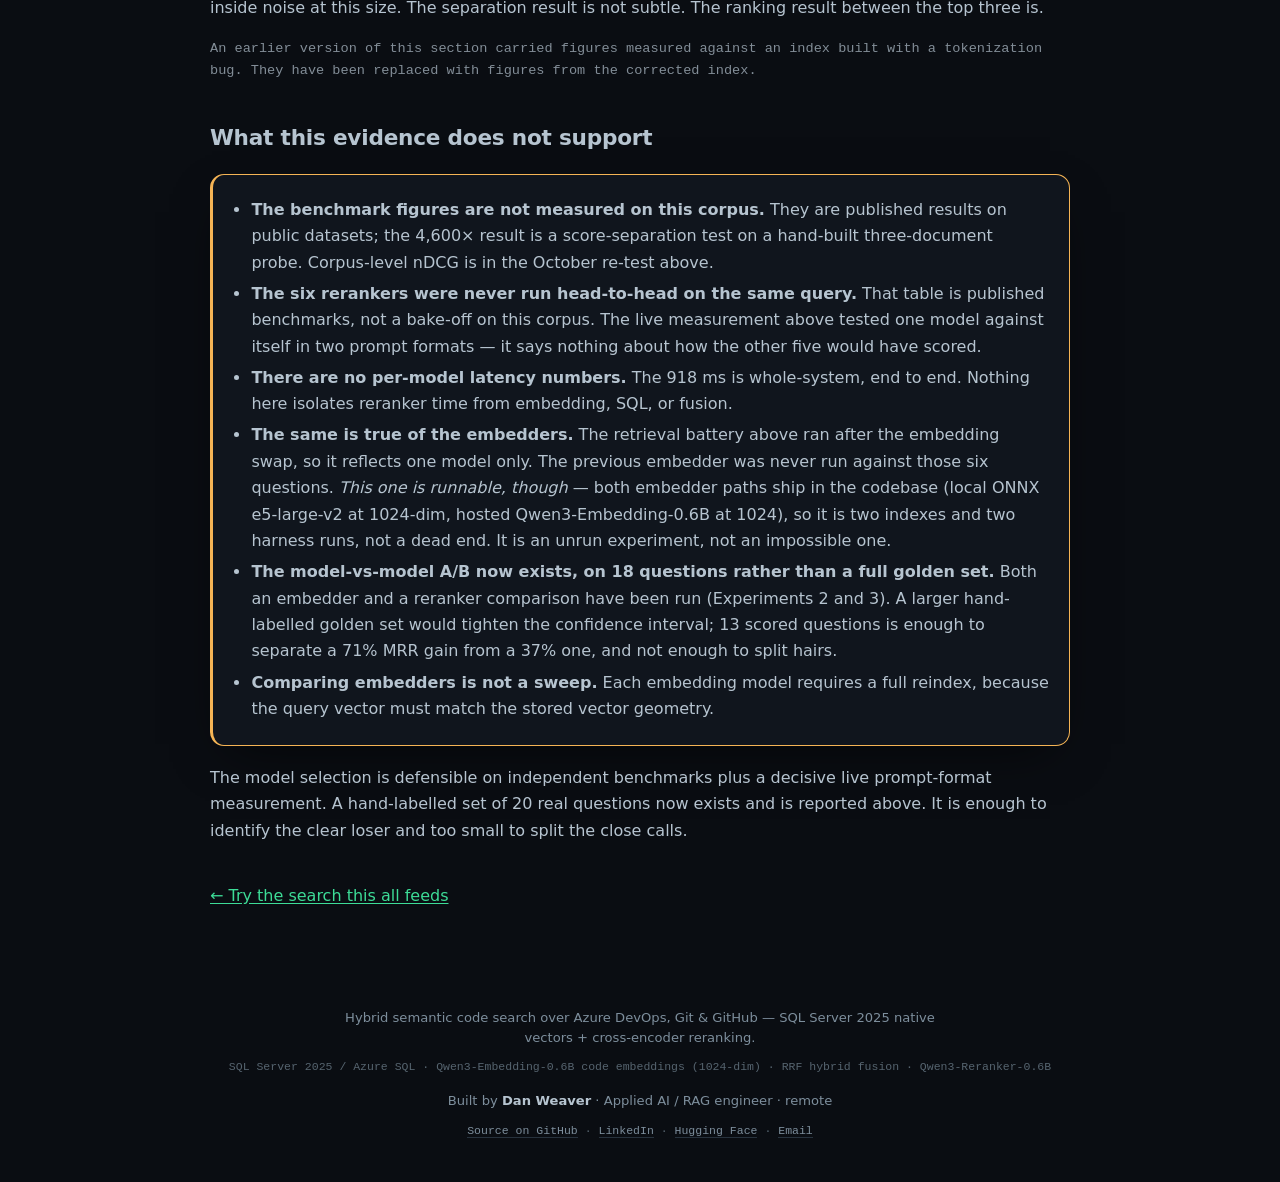
<file: AzureDevOpsForager.Server/wwwroot/reranker-selection.html>
<!DOCTYPE html>
<html lang="en">
<head>
  <meta charset="UTF-8" />
  <meta name="viewport" content="width=device-width, initial-scale=1.0" />
  <title>Choosing the Reranker — Azure DevOps Forager</title>
  <meta name="description" content="The retrieval-quality engineering behind Azure DevOps Forager: six rerankers evaluated, a vendor benchmark thrown out after independent verification, and the prompt-format finding worth three orders of magnitude. By Dan Weaver." />
  <meta name="author" content="Dan Weaver" />
  <link rel="canonical" href="https://azuredevops.aidataforager.com/reranker-selection.html" />
  <link rel="stylesheet" href="style.css?v=20260929" />
  <link rel="icon" href="data:image/svg+xml,%3Csvg xmlns='http://www.w3.org/2000/svg' viewBox='0 0 32 32'%3E%3Ctext y='26' font-size='26'%3E%F0%9F%8C%BE%3C/text%3E%3C/svg%3E" />
  <style>
    .doc { max-width: 900px; margin: 0 auto; padding: 0 20px 72px; }
    .doc h2 { font-size: 1.35rem; margin: 2.4rem 0 .6rem; letter-spacing: -0.01em; }
    .doc h3 { font-size: 1.02rem; margin: 1.7rem 0 .5rem; color: var(--acc); letter-spacing: .01em; }
    .doc p, .doc li { line-height: 1.65; }
    .doc ul { padding-left: 1.15rem; }
    .doc li { margin: .3rem 0; }
    .lede { font-size: 1.06rem; opacity: .92; border-left: 3px solid var(--acc);
            padding: .1rem 0 .1rem 1rem; margin: 1.2rem 0 1.8rem; }
    .card { background: var(--surface); border: 1px solid var(--line);
            border-radius: var(--radius); padding: 1.1rem 1.25rem; margin: 1.2rem 0;
            box-shadow: var(--shadow); }
    .card.flag { border-color: var(--acc); border-left-width: 3px; }
    .card.caveat { border-color: var(--amber); border-left-width: 3px; }
    .tbl-wrap { overflow-x: auto; margin: 1rem 0; }
    table.ev { width: 100%; border-collapse: collapse; font-size: .92rem; min-width: 520px; }
    table.ev th, table.ev td { text-align: left; padding: .5rem .7rem;
                               border-bottom: 1px solid var(--line); vertical-align: top; }
    table.ev th { color: var(--cyan); font-weight: 600; white-space: nowrap; }
    table.ev td.num { font-family: var(--font-mono); white-space: nowrap; }
    .win { color: var(--acc); font-weight: 600; }
    .lose { color: var(--amber); }
    .kill { opacity: .62; }
    code, .mono { font-family: var(--font-mono); font-size: .9em; }
    .bigstat { display: flex; flex-wrap: wrap; gap: 1rem; margin: 1.2rem 0; }
    .bigstat > div { flex: 1 1 170px; background: var(--surface); border: 1px solid var(--line);
                     border-radius: var(--radius-sm); padding: .85rem 1rem; }
    .bigstat b { display: block; font-family: var(--font-mono); font-size: 1.5rem;
                 color: var(--acc); line-height: 1.15; }
    .bigstat span { font-size: .82rem; opacity: .78; }
    .backlink { display: inline-block; margin: 1.4rem 0 .2rem; }
  </style>
</head>
<body>
  <div class="bg-grid" aria-hidden="true"></div>
  <div class="bg-glow" aria-hidden="true"></div>

  <header class="topbar">
    <div class="brand">
      <div class="brand-text">
        <h1>Choosing the&nbsp;<span class="accent">Reranker</span></h1>
        <p class="tagline">Six rerankers evaluated, one vendor benchmark thrown out, and what the evidence does not support</p>
      </div>
    </div>
    <div class="topbar-right">
      <a class="topbar-link" href="/embedder-selection.html">Embedder</a>
      <a class="topbar-link" href="/benchmarks.html">Benchmarks</a>
      <a class="topbar-link" href="/">&larr; Back to search</a>
      <button class="theme-toggle" id="themeToggle" type="button" title="Toggle light / dark theme" aria-label="Switch to light theme">☀</button>
    </div>
  </header>

  <main class="doc">

    <div class="card caveat" style="border-left:3px solid var(--amber)">
      <p style="margin:0 0 .5rem"><strong>Correction, 2 October 2026.</strong> The October re-test
      below first reported that <code>ettin-reranker-400m</code> ranks better than the deployed model,
      nDCG@5 0.6564 against 0.5412. Those labelled figures came from six template queries. Re-scored
      against 20 real questions labelled by hand, the gap halved to 0.6562 against 0.5942 and is
      inside noise. The claim is withdrawn. The decision to keep the deployed model is unchanged.</p>
      <p style="margin:0 0 .5rem"><strong>Correction, September 2026.</strong> This page recorded
      <code>Qwen3-Reranker-4B</code> as the deployed reranker. It is not what runs. The live endpoint
      serves <code>Qwen3-Reranker-0.6B-seq-cls</code>, confirmed from the endpoint's own
      <code>/v1/models</code> response and the application configuration.</p>
      <p style="margin:0 0 .5rem">The swap was deliberate, not accidental. On this workload the 4B scored
      roughly <strong>4% better and ran about 125% slower</strong>. That is not a trade worth making for
      an interactive search box. The page simply never caught up with the decision, and the endpoint is
      still <em>named</em> for the 4B, which is how it went unnoticed.</p>
      <p style="margin:0">Experiments have since been run against this corpus. All are reported below, including the ones that failed. See <a href="#measured">Measured on this corpus</a>, and <a href="#retested-2026-10">the October 2026 re-test</a> in which the deployed model was checked against three alternatives and kept.</p>
    </div>

    <p class="lede">
      This page shows how the embedding and reranking models running this demo were selected, what was
      measured, and — the part most write-ups skip — <strong>what the evidence does not support.</strong>
      Every number below is either measured against the live endpoints or a published benchmark with its
      source named. The two are never mixed.
    </p>

    <h2>The finding worth three orders of magnitude</h2>

    <p>
      Qwen3-Reranker scores through its chat template. Testing that wrapping applied client-side against
      posting raw query/document text — <em>same model, same endpoint, same documents</em>:
    </p>

    <div class="bigstat">
      <div><b>4,600&times;</b><span>relevant vs irrelevant separation, chat-template wrapping</span></div>
      <div><b>3.3&times;</b><span>the same test, raw prompt</span></div>
      <div><b>918 ms</b><span>warm query, end to end</span></div>
    </div>

    <p>
      Both calls hit the same live endpoint, which at the time of this July 2026 test served <code>Qwen3-Reranker-4B-seq-cls</code>, 329 prompt tokens,
      three documents and one query:
    </p>

    <div class="card">
      <p style="margin:0 0 .4rem"><strong>Instruct:</strong> <span class="mono">Given a code search query, retrieve relevant code chunks that answer the query.</span></p>
      <p style="margin:0"><strong>Query:</strong> <span class="mono">how is user authentication handled</span></p>
    </div>

    <div class="tbl-wrap">
      <table class="ev">
        <thead><tr><th>Document</th><th>Chat-template wrapped</th><th>Raw</th></tr></thead>
        <tbody>
          <tr><td><code>PasswordSignInAsync(...)</code> <span class="win">— the answer</span></td><td class="num win">0.1618865728</td><td class="num">0.375985</td></tr>
          <tr><td><code>LogTimestamp(...)</code> — logging helper</td><td class="num lose">0.0000346425</td><td class="num">0.105656</td></tr>
          <tr><td><code>CalculateBasketTotal(...)</code> — unrelated</td><td class="num lose">0.0000053275</td><td class="num">0.113646</td></tr>
        </tbody>
        <tfoot>
          <tr><th>Separation, top vs next</th><th class="num win">4,673&times;</th><th class="num lose">3.31&times;</th></tr>
        </tfoot>
      </table>
    </div>

    <div class="card flag">
      <p style="margin:0 0 .55rem">
        <strong>The takeaway isn't the model — and it isn't that raw "fails."</strong> Raw still ranked the
        authentication method first. It got the answer right. What it lost was <em>discrimination</em>: it
        scored a basket-total calculation and a logging helper within 8% of each other, and both within a
        factor of 3.5 of the correct answer.
      </p>
      <p style="margin:0">
        Wrapped, the correct answer sits <strong>4,673&times;</strong> above the next candidate and
        <strong>30,388&times;</strong> above the worst. That margin is what makes a score threshold possible
        at all. Three orders of magnitude of usable signal lived in the prompt formatting, not the weights.
      </p>
    </div>

    <h2>What the demo showed, and why it was not a test</h2>

    <div class="card caveat">
      <p style="margin:0">
        <strong>Correction.</strong> This section previously said there was &ldquo;no keyword overlap
        engineered in.&rdquo; That was wrong. Every one of these six questions contains a word that appears
        in its own answer&rsquo;s filename &mdash; <em>send <strong>email</strong></em> against
        <code>EmailSender.cs</code>, <em>the <strong>basket</strong> total</em> against
        <code>Basket.cs</code>. Plain keyword matching can win them with no embedding model involved, so
        they show the system works end to end but prove nothing about retrieval quality. Noticing that is
        what prompted <a href="#measured">the experiments below</a> and a question set built to
        discriminate instead.
      </p>
    </div>

    <p>
      Six plain-English questions fired at the live index &mdash; 254 files, 605 chunks, health green. Kept
      here because they are what the demo actually showed, including the one it got wrong.
    </p>

    <div class="tbl-wrap">
      <table class="ev">
        <thead><tr><th>Question</th><th>Top results</th></tr></thead>
        <tbody>
          <tr><td>how does the app send email</td><td><span class="win">EmailSender.cs</span> · Program.cs · OrderController.cs</td></tr>
          <tr><td>how is the basket total calculated</td><td><span class="win">Basket.cs</span> · BasketViewModel.cs · Order.cs · OrderTotal.cs</td></tr>
          <tr><td>how are users authenticated at sign in</td><td><span class="win">AuthenticateEndpoint.cs</span> · ManageController.cs · CustomAuthStateProvider.cs</td></tr>
          <tr><td>how are catalog items filtered by brand and type</td><td><span class="win">CatalogItemService.cs</span> · CatalogViewModelService.cs · CatalogBrand.cs</td></tr>
          <tr><td>where is the database connection configured</td><td>AppIdentityDbContextSeed.cs · IdentityHostingStartup.cs</td></tr>
          <tr class="kill"><td>what happens when a user checks out</td><td class="lose">ConfigureCookieSettings.cs · ApiHealthCheck.cs — <strong>miss</strong></td></tr>
        </tbody>
      </table>
    </div>

    <p>
      <strong>Five hit, one missed</strong> — and the miss is the useful one. "What happens when a user checks
      out" returned cookie settings and health checks: nothing to do with checkout. Rewording found the
      boundary:
    </p>

    <div class="tbl-wrap">
      <table class="ev">
        <thead><tr><th>Reworded</th><th>Top results</th></tr></thead>
        <tbody>
          <tr><td>create an order from the basket</td><td><span class="win">Order.cs</span> · Basket.cs · OrderService.cs</td></tr>
          <tr><td>how is an order placed</td><td><span class="win">Order.cs</span> · GetMyOrdersHandler.cs · GetOrderDetailsHandler.cs</td></tr>
          <tr><td>checkout controller action</td><td class="lose">BaseApiController.cs — still weak</td></tr>
        </tbody>
      </table>
    </div>

    <p>
      The corpus has no "checkout" concept — it models the same idea as <em>orders</em>. The retrieval wasn't
      broken; the vocabulary was. Naming the domain concept fixes it instantly, and no amount of reranking
      would have.
    </p>

    <h3>The keyword leg, tested separately</h3>
    <p>
      Exact identifiers should not need semantics, and they don't:
      <code>EmailSender</code> &rarr; EmailSender.cs, IEmailSender.cs, EmailSenderExtensions.cs ·
      <code>OrderService</code> &rarr; OrderService.cs, IOrderService.cs ·
      <code>IRepository</code> &rarr; IRepository.cs.
      <code>PaymentMethods</code> returned exactly <strong>one</strong> result — Buyer.cs — rather than
      padding the list with near-misses.
    </p>

    <h2>Six rerankers evaluated</h2>

    <div class="tbl-wrap">
      <table class="ev">
        <thead><tr><th>Model</th><th>Params</th><th>Code benchmark</th><th>Outcome</th></tr></thead>
        <tbody>
          <tr class="kill"><td>Qwen3-Reranker-4B</td><td>4B</td><td class="num">MTEB-Code 81.20</td><td>chosen on paper; <strong>~4% better, ~125% slower</strong>, so not deployed</td></tr>
          <tr><td>Qwen3-Reranker-8B</td><td>8B</td><td class="num">MTEB-Code 81.22</td><td>+0.02 for ~2&times; cost — rejected</td></tr>
          <tr><td class="win">Qwen3-Reranker-0.6B</td><td>0.6B</td><td class="num">CoIR 65.18</td><td class="win">deployed: the 4B's quality edge did not pay for its latency</td></tr>
          <tr><td>mxbai-rerank-base-v2</td><td>0.5B</td><td class="num">CoIR 65.71</td><td>≈ tie, kept as A/B arm</td></tr>
          <tr><td class="lose">bge-reranker-v2-m3 <em>(incumbent)</em></td><td>0.57B</td><td class="num">CoIR 36.28</td><td class="lose">replaced</td></tr>
          <tr class="kill"><td>jina-reranker-v3 / jina-code</td><td>—</td><td class="num">strong</td><td>CC-BY-NC — license-blocked</td></tr>
          <tr class="kill"><td>zerank-1-small / zerank-2</td><td>1.7B / 4B</td><td class="num">nDCG@10 0.6528</td><td>CC-BY-NC or ~3&times; cost</td></tr>
        </tbody>
      </table>
    </div>

    <p>
      The incumbent was not bad — it remains strong on multilingual text (MIRACL 69.32, best in its table).
      It was bad <em>specifically on code</em>, at roughly half the achievable nDCG.
    </p>

    <h2>Why the headline benchmark was thrown out</h2>

    <p>
      The widely-quoted figure for this comparison is <span class="mono">MTEB-Code 73.42 vs 41.38</span>.
      It did not survive checking: that number is the <strong>vendor scoring its own model on its own
      retrieved candidates.</strong> Not independent.
    </p>

    <p>
      So the claim was verified from a primary source instead — <strong>arXiv 2509.25085 v3, Table 2</strong>,
      published by a <em>rival</em> lab:
    </p>

    <div class="tbl-wrap">
      <table class="ev">
        <thead><tr><th>Benchmark</th><th>Qwen3-Reranker-0.6B</th><th>bge-reranker-v2-m3</th><th>Read</th></tr></thead>
        <tbody>
          <tr><td>CoIR (code)</td><td class="num win">65.18</td><td class="num lose">36.28</td><td>~29 pt code gap — real</td></tr>
          <tr><td>BEIR (general)</td><td class="num">56.28</td><td class="num">56.51</td><td>parity</td></tr>
          <tr><td>MIRACL (multilingual)</td><td class="num">57.70</td><td class="num win">69.32</td><td>incumbent wins</td></tr>
        </tbody>
      </table>
    </div>

    <p>
      The gap is genuine, independent, and same-pipeline. Worth noting: <strong>two of the nine research
      agents reported that this table did not exist</strong> — they had read an earlier revision of the
      paper. Pinning the revision caught it.
    </p>

    <div class="card caveat">
      <h3 style="margin-top:0">And then the benchmarks were demoted anyway</h3>
      <p style="margin-bottom:.5rem">
        <strong>MTEB-Code and CoIR contain zero named C#.</strong> No model in this field has any published
        C#-specific evaluation. Qwen was fine-tuned on CodeSearchNet; the incumbent had no code training at
        all. CoREB (2026) separately found <em>no off-the-shelf reranker is net-positive across code tasks.</em>
      </p>
      <p style="margin-bottom:0">
        So published benchmarks can <strong>pick candidates. They cannot decide a winner.</strong> Every
        option is equally unproven on C#. That is the entire reason a hand-labelled golden set is mandatory
        rather than nice-to-have.
      </p>
    </div>

    <h2>Two calls that went against the obvious answer</h2>

    <h3>Staging was inverted — embedder first, reranker second</h3>
    <p>
      The instinct is to swap the reranker first, since its benchmark gap is larger. Rejected: the reranker
      is the <em>risky</em> integration — chat-template handling plus yes/no logit extraction, and both vLLM
      and llama.cpp had shipped silent-wrong-score bugs. The embedder is deterministic, parity-testable, and
      a drop-in dimension. <strong>Do the verifiable one first.</strong>
    </p>

    <h3>A cost claim was corrected by hand</h3>
    <p>
      One research pass asserted the new reranker cost "+35% FLOPs." Working the embedding-table math
      directly — the incumbent's XLM-R-large table is ~250,002&nbsp;&times;&nbsp;1024 &asymp; 256M of its
      568M parameters and carries no FLOPs, leaving ~312M non-embedding, against Qwen3-0.6B's ~440M — gives
      <strong>&asymp;1.41&times;</strong>. The full-vocab <code>lm_head</code> at only the last position is
      ~0.3 GFLOP, negligible. "+35%" was true only for a naive all-position export.
    </p>

    <h2>Speed decided as much as accuracy</h2>

    <div class="tbl-wrap">
      <table class="ev">
        <thead><tr><th>Measurement</th><th>Value</th></tr></thead>
        <tbody>
          <tr><td>Warm query, end to end</td><td class="num win">918 ms</td></tr>
          <tr><td>Cold start — scaled-to-zero endpoint + auto-paused SQL</td><td class="num lose">116,466 ms (1 m 56 s)</td></tr>
          <tr><td>Endpoint warm via heartbeat</td><td class="num">1 s</td></tr>
          <tr><td>Full reindex — 254 files / 605 chunks, staging + atomic swap</td><td class="num">1 m 13 s</td></tr>
        </tbody>
      </table>
    </div>

    <p>
      <strong>Cold start, not accuracy, was the real product risk.</strong> A visitor arriving after an idle
      period gets a first query that can take two minutes. Someone who assumes it's broken and leaves at
      second 20 never sees the retrieval quality at all. That produced the warm-up retry, the heartbeat, and
      honest "waking up the server…" messaging instead of a spinner that lies.
    </p>

    <p>
      Speed also drove the hardware. Sized then for the 4B, which fits a cheaper L4, <strong>A10G was chosen for
      ~2&times; the memory bandwidth</strong> and better latency. Always-on serving was costed at
      ~$1,150/month; scale-to-zero brings real demo usage to a few dollars a day.
    </p>

    <h2 id="measured">Measured on this corpus</h2>

    <p>
      Everything above this point is published benchmarks plus one live prompt-format test. This section is
      different: it is this system, this corpus, measured in September 2026. Both experiments are reported,
      including the one that was wrong.
    </p>

    <h3 style="margin-top:1.4rem">A question set built to discriminate, not to demo</h3>

    <p>
      The original six demo questions each contained a word from their own answer's filename, so plain
      keyword matching could win them outright and no embedder was ever really under test. The replacement
      set has fourteen questions with <strong>zero token overlap</strong> between question and answer
      filename, verified per question at run time, plus four exact class names as a lexical control and two
      unanswerable questions to check abstention.
    </p>

    <h3 style="margin-top:1.4rem">Experiment 1: the chunk header. Wrong.</h3>

    <p>
      Every indexed chunk carried a context header naming the file, namespace, class and fields. Measured
      across 605 chunks it was <strong>33.3%</strong> of all embedded text, and 36% of chunks carried it
      twice. The theory was that this collapsed a file's chunks toward one vector describing the header
      rather than the code. It was stripped, the corpus fully reindexed, and the identical battery rerun.
    </p>

    <div class="tbl-wrap">
      <table class="ev">
        <thead><tr><th>Semantic set</th><th>rank&nbsp;1</th><th>top&nbsp;5</th><th>MRR</th></tr></thead>
        <tbody>
          <tr><td>Header left in place</td><td class="num">3 / 14</td><td class="num">6 / 14</td><td class="num">0.304</td></tr>
          <tr class="lose"><td>Header stripped</td><td class="num">3 / 14</td><td class="num">4 / 14</td><td class="num">0.238</td></tr>
        </tbody>
      </table>
    </div>

    <p>
      It got worse, and not one of the six questions that both stacks missed moved. The header was not inert
      noise: <code>// Class: RegisterModel</code> was the only occurrence of "register" in that chunk, so
      Register.cshtml.cs fell from rank 1 to absent. Class and file names are real signal for
      natural-language questions. The change was reverted.
    </p>

    <h3 style="margin-top:1.4rem">Experiment 2: is a code-specialized embedder worth it?</h3>

    <p>
      The comparison that had never been run. Local <code>e5-large-v2</code> (general-purpose, 1024-dim,
      ONNX on CPU) against the hosted code embedder (1536-dim, GPU). Both corpora verified identical first:
      605 chunks, 605 vectors, 351 carrying the header, on each side. The measurement is the exact cosine
      rank of the correct file across all 605 chunks, with no index approximation, no fusion, no reranker
      and no score floor, so nothing but the embedder is being compared.
    </p>

    <div class="tbl-wrap">
      <table class="ev">
        <thead><tr><th>Question&rsquo;s correct answer</th><th>e5-large-v2</th><th>code embedder</th><th>Better</th></tr></thead>
        <tbody>
          <tr><td>TransferBasket.cs</td><td class="num">93</td><td class="num win">15</td><td class="win">code, by 78</td></tr>
          <tr><td>CatalogFilterPaginatedSpecification.cs</td><td class="num">60</td><td class="num win">17</td><td class="win">code, by 43</td></tr>
          <tr><td>CacheHelpers.cs</td><td class="num">56</td><td class="num win">33</td><td class="win">code, by 23</td></tr>
          <tr><td>HomePageHealthCheck.cs</td><td class="num">262</td><td class="num win">61</td><td class="win">code, by 201</td></tr>
          <tr><td>GetMyOrdersHandler.cs</td><td class="num win">24</td><td class="num">99</td><td>e5, by 75</td></tr>
          <tr><td>Logout.cshtml.cs</td><td class="num win">59</td><td class="num">95</td><td>e5, by 36</td></tr>
          <tr class="kill"><td>EmptyBasketOnCheckoutException.cs <em>(control)</em></td><td class="num win">1</td><td class="num">124</td><td>e5, by 123</td></tr>
          <tr class="kill"><td>Register.cshtml.cs <em>(control)</em></td><td class="num win">2</td><td class="num">51</td><td>e5, by 49</td></tr>
        </tbody>
      </table>
    </div>

    <p>
      <strong>The code-specialized embedder wins four of the six hard questions, and on one of them the
      margin is large. It still does not make them retrievable.</strong> Its best rank anywhere in that set
      is 15 of 605, so every one of these questions still misses a top-5 result. And it is substantially
      worse on the two questions the general-purpose model answers at rank 1 and rank 2.
    </p>

    <p>
      The honest conclusion is that neither embedder can answer these six, that the two are good at
      different questions rather than one being better, and that the remaining gap is not something a
      better embedding model fixes. Chunking strategy is the open candidate.
    </p>

    <h3 style="margin-top:1.4rem">Experiment 3: which reranker, on identical input</h3>

    <p>
      The experiment that should have come first. A cross-encoder is a pure function of
      (query, documents), so handing two of them the <strong>same candidate list</strong> removes the
      embedder, the index, the fusion weights and the score floors from the comparison entirely.
      Nothing is left varying but the model. Shortlists came from one retrieval call per question at
      the same pool depth the server reranks at.
    </p>

    <div class="tbl-wrap">
      <table class="ev">
        <thead><tr><th>Question&rsquo;s correct answer</th><th>first stage</th><th>bge-v2-m3</th><th>Qwen3-0.6B</th><th>Better</th></tr></thead>
        <tbody>
          <tr><td>EmptyBasketOnCheckoutException.cs</td><td class="num">8</td><td class="num">1</td><td class="num">1</td><td>tie</td></tr>
          <tr><td>ToastComponent.cs</td><td class="num">4</td><td class="num">4</td><td class="num win">1</td><td class="win">Qwen3</td></tr>
          <tr><td>ImageValidators.cs</td><td class="num">6</td><td class="num">2</td><td class="num win">1</td><td class="win">Qwen3</td></tr>
          <tr><td>CatalogContextSeed.cs</td><td class="num">1</td><td class="num">1</td><td class="num">1</td><td>tie</td></tr>
          <tr><td>ExceptionMiddleware.cs</td><td class="num">5</td><td class="num">5</td><td class="num win">1</td><td class="win">Qwen3</td></tr>
          <tr><td>IdentityTokenClaimService.cs</td><td class="num">18</td><td class="num win">2</td><td class="num">5</td><td>bge</td></tr>
          <tr><td>GetMyOrdersHandler.cs</td><td class="num">27</td><td class="num">7</td><td class="num win">4</td><td class="win">Qwen3</td></tr>
          <tr><td>CatalogFilterPaginatedSpecification.cs</td><td class="num">28</td><td class="num">9</td><td class="num win">4</td><td class="win">Qwen3</td></tr>
          <tr><td>Register.cshtml.cs</td><td class="num">2</td><td class="num win">1</td><td class="num">3</td><td>bge</td></tr>
          <tr><td>OrderBuilder.cs <em>(identifier)</em></td><td class="num">2</td><td class="num">3</td><td class="num win">1</td><td class="win">Qwen3</td></tr>
          <tr class="kill"><td>ExceptionMiddleware.cs <em>(identifier)</em></td><td class="num">1</td><td class="num">1</td><td class="num">1</td><td>tie</td></tr>
          <tr class="kill"><td>CacheHelpers.cs <em>(identifier)</em></td><td class="num">1</td><td class="num">1</td><td class="num">1</td><td>tie</td></tr>
          <tr class="kill"><td>BasketQueryService.cs <em>(identifier)</em></td><td class="num">1</td><td class="num">1</td><td class="num">1</td><td>tie</td></tr>
        </tbody>
      </table>
    </div>

    <div class="bigstat">
      <div><b>0.452</b><span>MRR, retrieval alone</span></div>
      <div><b>+37%</b><span>bge-reranker-v2-m3</span></div>
      <div><b>+71%</b><span>Qwen3-Reranker-0.6B</span></div>
    </div>

    <p>
      Qwen3-Reranker-0.6B takes six questions to bge&rsquo;s two, with five ties, and lifts MRR from
      <strong>0.452 to 0.772</strong> against bge&rsquo;s 0.618. Same shortlists, same corpus, same
      questions.
    </p>

    <p>
      <strong>This is where the retrieval quality on this corpus actually lives.</strong> Changing the
      embedding model moved nothing that mattered: no question became retrievable and both controls got
      substantially worse. Changing the reranker, on byte-identical input, moves MRR by 71%.
    </p>

    <p>
      The clearest cases are the ones the first stage nearly lost. GetMyOrdersHandler.cs came out of
      retrieval at rank 27 and CatalogFilterPaginatedSpecification.cs at 28, both effectively invisible
      to a user, and Qwen3 pulled them to 4. ExceptionMiddleware.cs sat at 5 and went to 1, where bge
      left it at 5 and never moved it at all.
    </p>

    <p>
      bge is not useless. It still adds 37% over raw retrieval and wins two questions outright,
      including rescuing IdentityTokenClaimService.cs from 18 to 2 where Qwen3 only managed 5. Across
      the set it is simply the weaker model. And this settles the question the correction at the top of
      this page raises: the 0.6B was deployed over the 4B for latency, but on measured retrieval
      quality it also beats the reranker this project previously shipped.
    </p>

    <p>
      Latency is deliberately not scored here. The two models ran on different hardware, roughly 250 ms
      per query against roughly 140 s, which measures an A10G against a laptop CPU and says nothing
      about either model.
    </p>

    <h3 style="margin-top:1.4rem">Experiment 4: does the embedder earn its place at all?</h3>

    <p>
      A cross-encoder never reads a vector. It reads the query and the document text together, so what it
      needs is a <em>candidate list</em>, not embeddings. Full-text search can produce one. That makes
      &ldquo;full-text, then rerank&rdquo; a complete architecture with no embedding model, no vector
      column, no index, and no reindex when models change. Given Experiment 3, that deserved a measurement
      rather than an assumption.
    </p>

    <p>
      Same reranker on both sides. The only difference is how the shortlist was built.
    </p>

    <div class="tbl-wrap">
      <table class="ev">
        <thead><tr><th>First stage</th><th>Answer in shortlist</th><th>rank 1</th><th>top 5</th><th>MRR</th></tr></thead>
        <tbody>
          <tr><td class="win">hybrid (vector + full-text)</td><td class="num win">13 of 18</td><td class="num">9</td><td class="num win">13</td><td class="num">0.557</td></tr>
          <tr><td>full-text only, no embedder</td><td class="num">10 of 18</td><td class="num">9</td><td class="num">10</td><td class="num">0.519</td></tr>
        </tbody>
      </table>
    </div>

    <p>
      <strong>The embedder contributes recall, and nothing else.</strong> Where full-text finds the answer
      but buries it, the reranker erases the difference completely:
    </p>

    <div class="tbl-wrap">
      <table class="ev">
        <thead><tr><th>Expected answer</th><th>hybrid first stage</th><th>full-text first stage</th><th>final rank, both</th></tr></thead>
        <tbody>
          <tr><td>EmptyBasketOnCheckoutException.cs</td><td class="num">8</td><td class="num">19</td><td class="num win">1</td></tr>
          <tr><td>ImageValidators.cs</td><td class="num">6</td><td class="num">25</td><td class="num win">1</td></tr>
          <tr><td>ExceptionMiddleware.cs</td><td class="num">5</td><td class="num">22</td><td class="num win">1</td></tr>
          <tr><td>Register.cshtml.cs</td><td class="num">2</td><td class="num">27</td><td class="num">3</td></tr>
        </tbody>
      </table>
    </div>

    <p>
      Rank 25 out of retrieval, rank 1 after reranking, identical to the hybrid run that started at 6. So
      the embedder is not improving the <em>ordering</em> of anything once a strong cross-encoder is in
      play. What it does is put three answers in front of the reranker that full-text never surfaces at
      all: IdentityTokenClaimService.cs, GetMyOrdersHandler.cs and CatalogFilterPaginatedSpecification.cs.
      Those are pure recall, and no reranker recovers a document it was never shown.
    </p>

    <p>
      The honest trade, then: the embedding endpoint buys about 17% more answerable questions and zero
      ranking improvement. That is a real gain and a real cost, and which way it goes depends on the
      corpus and the budget rather than on anything a benchmark table can tell you.
    </p>

    <h2 id="retested-2026-10">Re-tested October 2026: four rerankers, and a near miss</h2>

    <p>The choice above was made on published benchmarks plus a latency judgement. In October 2026 it
      was re-tested on this corpus against three alternatives, with the retrieval, fusion weights,
      score floors and embedding model all held constant so that only the reranker varied. Twenty
      questions came from this demo's own usage log and four were natural negative controls the corpus
      cannot answer. The same twenty real questions were then labelled by hand at file level, 59
      graded labels, to give nDCG, recall and MRR.</p>

    <div class="tbl-wrap">
      <table class="ev">
        <thead>
          <tr><th>Metric</th><th>Qwen3-Reranker-0.6B<br /><span style="font-weight:400;opacity:.7">deployed</span></th><th>mxbai-rerank-base-v2</th><th>ettin-reranker-400m</th><th>ettin-reranker-150m</th></tr>
        </thead>
        <tbody>
          <tr><td>Real questions, top-1</td><td class="num">0.6751</td><td class="num">0.9690</td><td class="num">0.9968</td><td class="num">0.9971</td></tr>
          <tr><td>Negative controls <span style="opacity:.7">(lower is better)</span></td><td class="num win">0.0593</td><td class="num lose">0.9607</td><td class="num lose">0.7897</td><td class="num lose">0.7906</td></tr>
          <tr><td><strong>Separation</strong></td><td class="num win">0.6158</td><td class="num lose">0.0083</td><td class="num">0.2071</td><td class="num">0.2065</td></tr>
          <tr><td>Labelled nDCG@5</td><td class="num">0.5942</td><td class="num lose">0.3612</td><td class="num win">0.6562</td><td class="num">0.6051</td></tr>
          <tr><td>Labelled recall@5</td><td class="num">0.5225</td><td class="num lose">0.3558</td><td class="num win">0.5742</td><td class="num">0.5283</td></tr>
          <tr><td>Labelled MRR</td><td class="num">0.8167</td><td class="num lose">0.5000</td><td class="num win">0.8583</td><td class="num">0.7750</td></tr>
          <tr><td>Results surviving the score floors</td><td class="num win">7.7</td><td class="num lose">23.8</td><td class="num lose">25.0</td><td class="num lose">25.0</td></tr>
          <tr><td>Parameters</td><td class="num">0.6B</td><td class="num">0.49B</td><td class="num">0.39B</td><td class="num">0.15B</td></tr>
        </tbody>
      </table>
    </div>

    <h3>On ranking, the best challenger is inside noise. None of them can decline</h3>
    <p><code>ettin-reranker-400m</code> posts the highest labelled numbers: nDCG@5 0.6562 against
      0.5942, MRR 0.8583 against 0.8167. That gap is not established. Paired question by question,
      ettin wins 7, the deployed model wins 5, and 8 tie. The 95% bootstrap interval on the nDCG
      difference runs from &minus;0.03 to +0.17, so it includes zero. <code>mxbai-rerank-base-v2</code>
      is clearly last.</p>
    <p>An earlier version of this section scored the same runs against six template queries, where
      ettin read 0.6564 against 0.5412 and was reported as better. Real labels removed most of that
      gap.</p>
    <p>The negative controls are where it falls apart. <code>ettin-reranker-150m</code> scores
      <em>"how many bits in a byte"</em> at <strong>0.79</strong> against a corpus of C# e-commerce
      code that contains no answer to it. <code>mxbai-rerank-base-v2</code> is worse still, with a
      separation of 0.0083: it scores the unanswerable queries almost exactly as highly as the real
      ones, which makes it uninformative as a relevance signal here.</p>
    <p>The practical consequence is the last row. All three challengers keep 24 or 25 of 25
      candidates after the score floors, because the relevance floor is a fraction of the top score
      and nothing is filtered when everything scores above 0.95. Every query, including the ones with
      no answer, would return a full page. The deployed model keeps 7.7.</p>

    <h3>Why the deployed model stays</h3>
    <p>Ranking is half the job. The other half is representing absence, and a search box that answers
      everything confidently is worse than one that returns nothing. Qwen3-Reranker is trained for an
      instruction-conditioned binary judgement, which is what produces usable calibration. The ettin
      models are MS MARCO passage rerankers that take no instruction at all, and mxbai is a general
      multilingual reranker. None of them were built to represent absence.</p>
    <p>This page previously said a better-ranking model exists and only calibration stopped its
      adoption. The labelled set does not show that. Re-deriving the score floors around ettin is
      only worth trying if a larger labelled set shows a real ranking gain.</p>

    <div class="card flag">
      <p style="margin:0 0 .5rem"><strong>Two of the three challengers nearly produced fabricated
        results.</strong></p>
      <p style="margin:0 0 .5rem">The ettin models load through the standard sequence-classification
        path with a <strong>randomly initialised classification head</strong>. The loader reports
        <code>classifier.weight</code>, <code>classifier.bias</code> and
        <code>head.dense.weight</code> as missing, then returns scores anyway. On an easy pair the
        random head still ranked the relevant document first, by chance. Reading the load report
        rather than the output is what caught it.</p>
      <p style="margin:0">The mxbai package fails outright on current transformers, and its plain
        sequence-classification path has no head either, so its scoring was reimplemented from the
        package source: a sigmoid over <code>logit("1") &minus; logit("0")</code> at the final
        position.</p>
    </div>

    <h3>What this re-test cannot tell you</h3>
    <p>The reranker is also the judge for the unlabelled questions, which is circular when the thing
      being compared is a reranker. A model that simply emits high numbers wins the relevance row for
      free, which is exactly what happened. The same inflation applies to the negative controls, so
      separation stays honest where the raw score does not, and the labelled queries are independent
      of all of it. The conclusion rests on those two and not on the relevance row.</p>
    <p>Twenty labelled questions and four negative controls is a small set. Differences under about
      0.1 nDCG are inside noise at this size. The separation result is not subtle. The ranking result
      between the top three is.</p>
    <p class="mono" style="opacity:.7;font-size:.85rem">An earlier version of this section carried
      figures measured against an index built with a tokenization bug. They have been replaced with
      figures from the corrected index.</p>

    <h2>What this evidence does not support</h2>

    <div class="card caveat">
      <ul style="margin:0">
        <li><strong>The benchmark figures are not measured on this corpus.</strong> They are
            published results on public datasets; the 4,600&times; result is a score-separation test on a
            hand-built three-document probe. Corpus-level nDCG is in the October re-test above.</li>
        <li><strong>The six rerankers were never run head-to-head on the same query.</strong> That table is
            published benchmarks, not a bake-off on this corpus. The live measurement above tested one model
            against itself in two prompt formats — it says nothing about how the other five would have
            scored.</li>
        <li><strong>There are no per-model latency numbers.</strong> The 918 ms is whole-system, end to end.
            Nothing here isolates reranker time from embedding, SQL, or fusion.</li>
        <li><strong>The same is true of the embedders.</strong> The retrieval battery above ran after the
            embedding swap, so it reflects one model only. The previous embedder was never run against those
            six questions.
            <em>This one is runnable, though</em> — both embedder paths ship in the codebase (local ONNX
            e5-large-v2 at 1024-dim, hosted Qwen3-Embedding-0.6B at 1024), so it is two indexes and two harness runs,
            not a dead end. It is an unrun experiment, not an impossible one.</li>
        <li><strong>The model-vs-model A/B now exists, on 18 questions rather than a full golden set.</strong>
            Both an embedder and a reranker comparison have been run (Experiments 2 and 3). A larger
            hand-labelled golden set would tighten the confidence interval; 13 scored questions is enough to
            separate a 71% MRR gain from a 37% one, and not enough to split hairs.</li>
        <li><strong>Comparing embedders is not a sweep.</strong> Each embedding model requires a full reindex,
            because the query vector must match the stored vector geometry.</li>
      </ul>
    </div>

    <p>
      The model selection is defensible on independent benchmarks plus a decisive live prompt-format
      measurement. A hand-labelled set of 20 real questions now exists and is reported above. It is
      enough to identify the clear loser and too small to split the close calls.
    </p>

    <p class="backlink"><a href="/">&larr; Try the search this all feeds</a></p>

  </main>

  <footer class="foot">
    <p class="foot-about">Hybrid semantic code search over Azure DevOps, Git &amp; GitHub — SQL Server 2025 native vectors + cross-encoder reranking.</p>
    <span>SQL Server 2025 / Azure SQL &middot; Qwen3-Embedding-0.6B code embeddings (1024-dim) &middot; RRF hybrid fusion &middot; Qwen3-Reranker-0.6B</span>
    <p class="foot-built">
      Built by <strong>Dan Weaver</strong> &middot; Applied AI / RAG engineer &middot; remote
    </p>
    <p class="foot-links">
      <a href="https://github.com/disisnoturbusiness/AzureDevOpsForager" target="_blank" rel="noopener">Source on GitHub</a>
      &middot;
      <a href="https://www.linkedin.com/in/dan-weaver-1861038" target="_blank" rel="noopener">LinkedIn</a>
      &middot;
      <a href="https://huggingface.co/disisnoturbusiness/bge-code-v1-onnx" target="_blank" rel="noopener">Hugging Face</a>
      &middot;
      <a href="mailto:disisnoturbusiness@gmail.com">Email</a>
    </p>
  </footer>

  <script>
    (function () {
      var KEY = "adf-theme";
      var btn = document.getElementById("themeToggle");
      function apply(t) {
        var light = (t === "light");
        if (light) document.documentElement.setAttribute("data-theme", "light");
        else document.documentElement.removeAttribute("data-theme");
        if (btn) {
          btn.textContent = light ? "☾" : "☀";
          btn.setAttribute("aria-label", light ? "Switch to dark theme" : "Switch to light theme");
        }
      }
      try { apply(localStorage.getItem(KEY) || "dark"); } catch (e) { apply("dark"); }
      if (btn) btn.addEventListener("click", function () {
        var next;
        try { next = (localStorage.getItem(KEY) === "light") ? "dark" : "light"; } catch (e) { next = "dark"; }
        try { localStorage.setItem(KEY, next); } catch (e) {}
        apply(next);
      });
    })();
  </script>
</body>
</html>
</file>
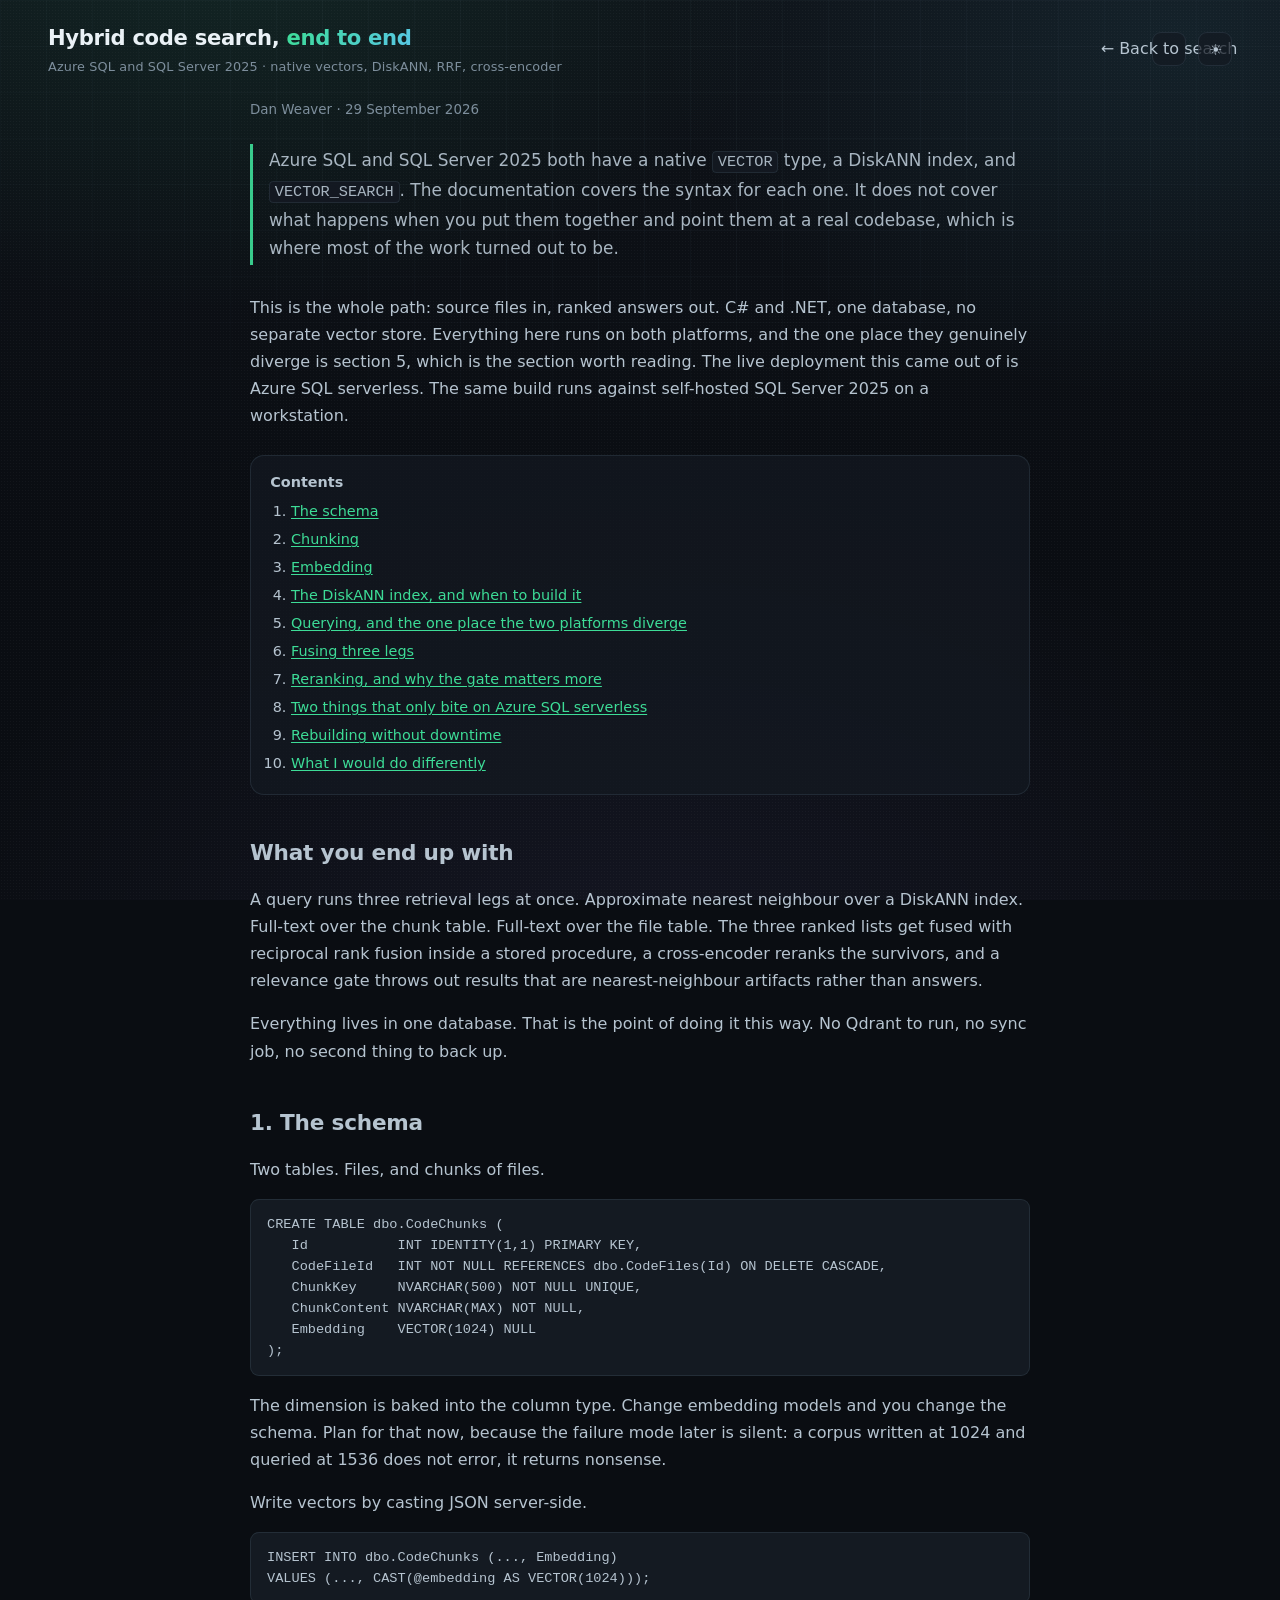
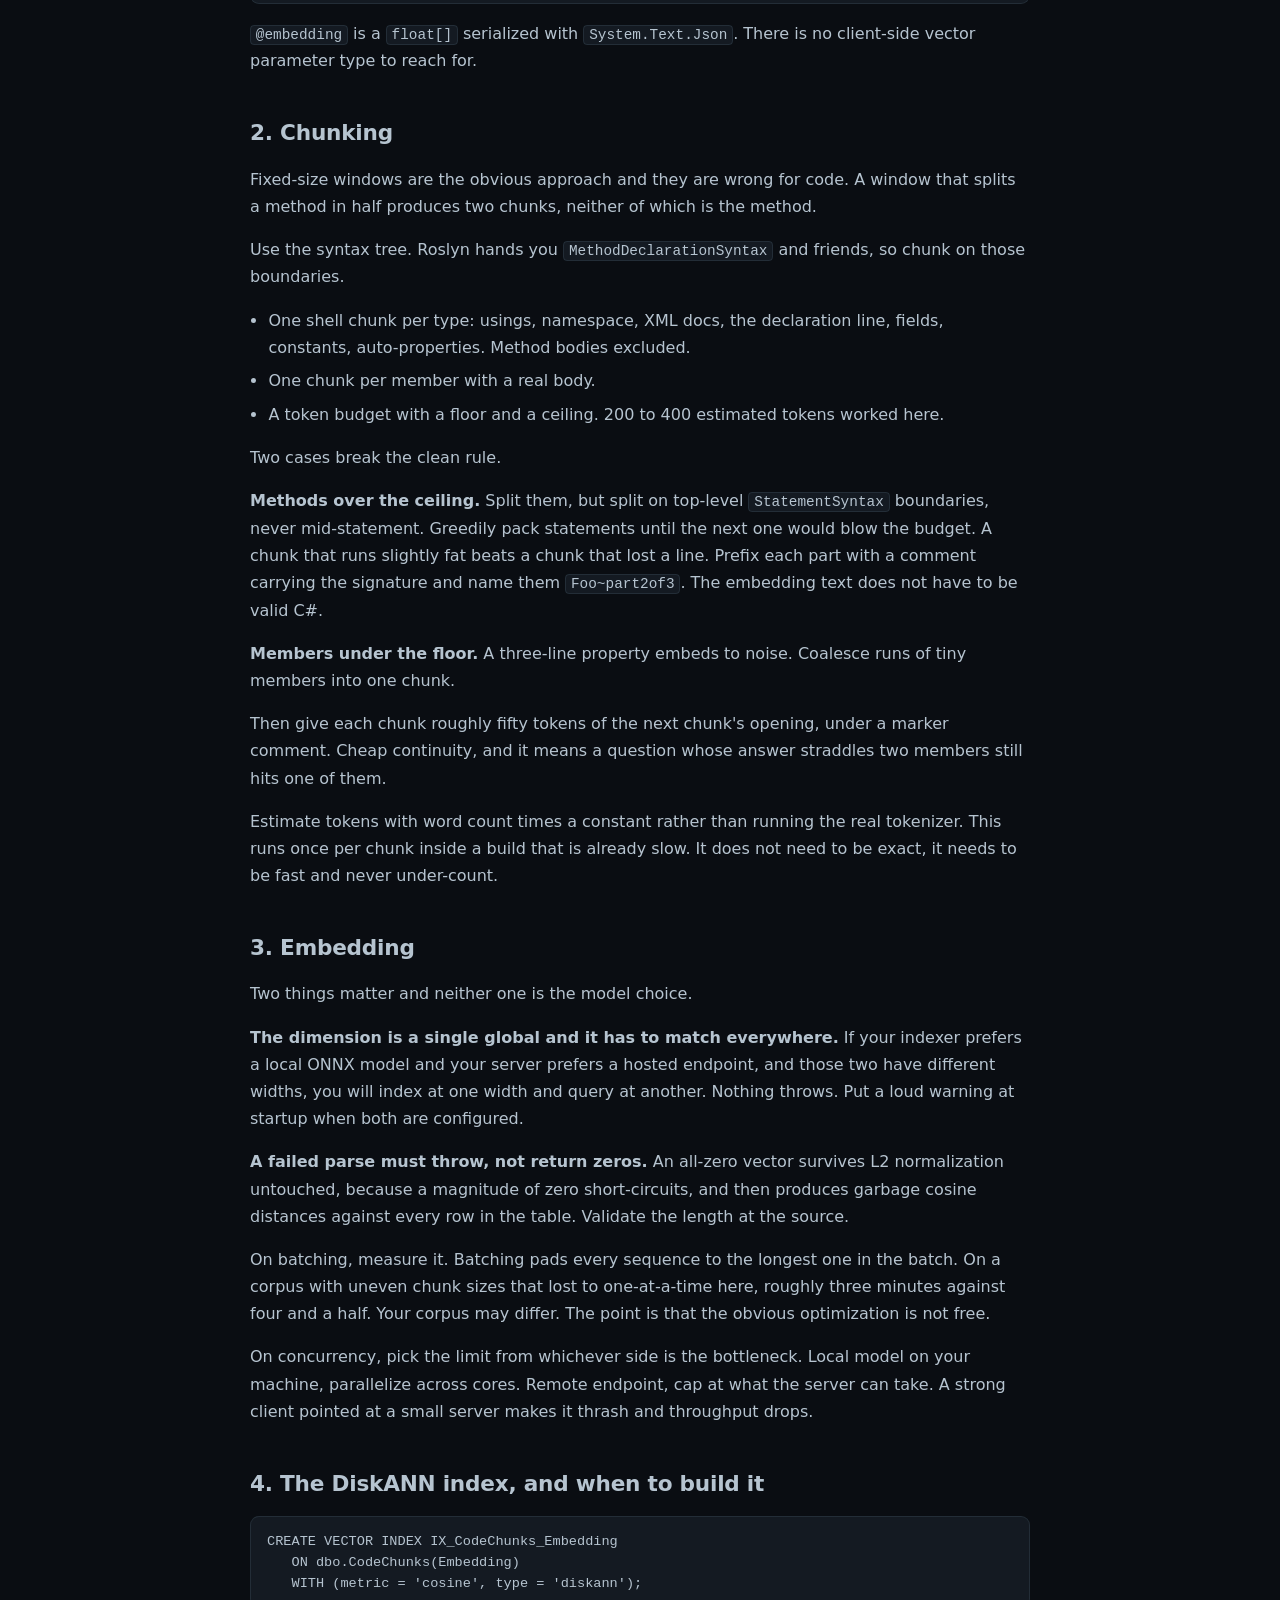
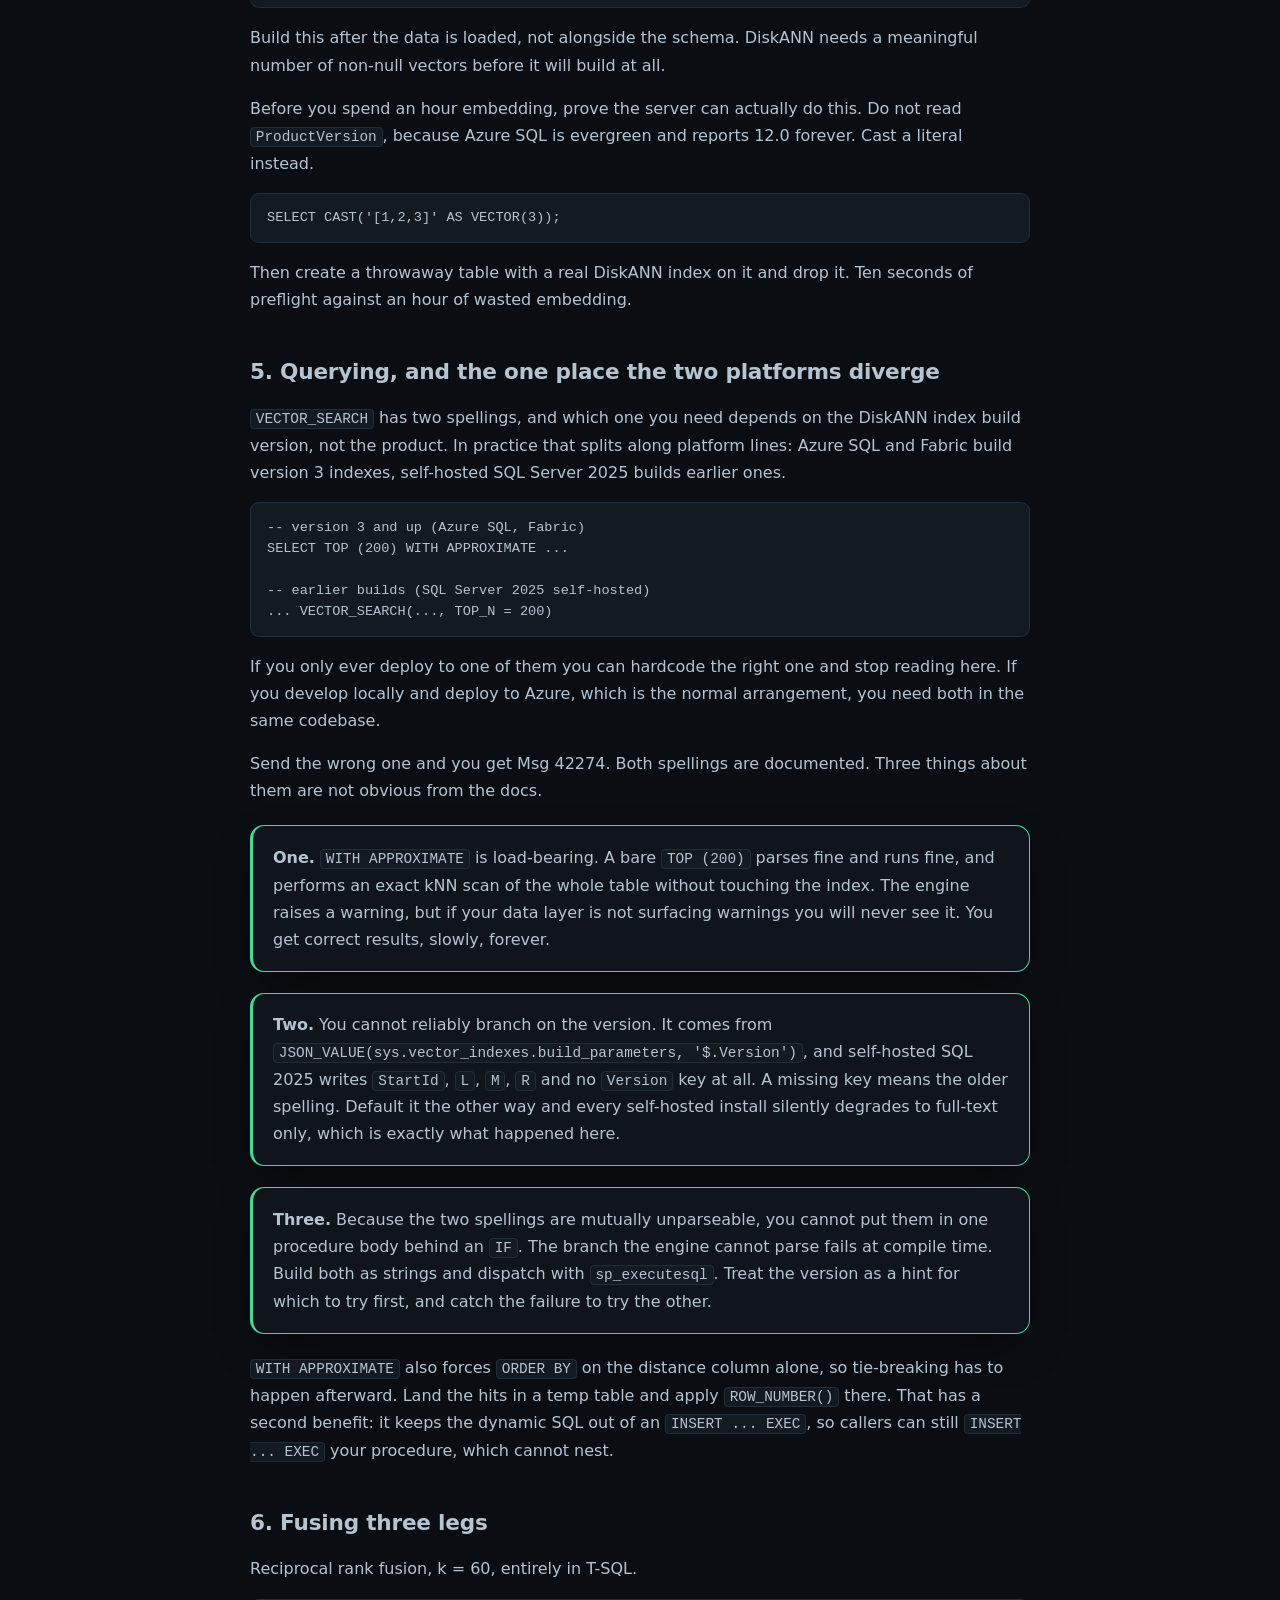
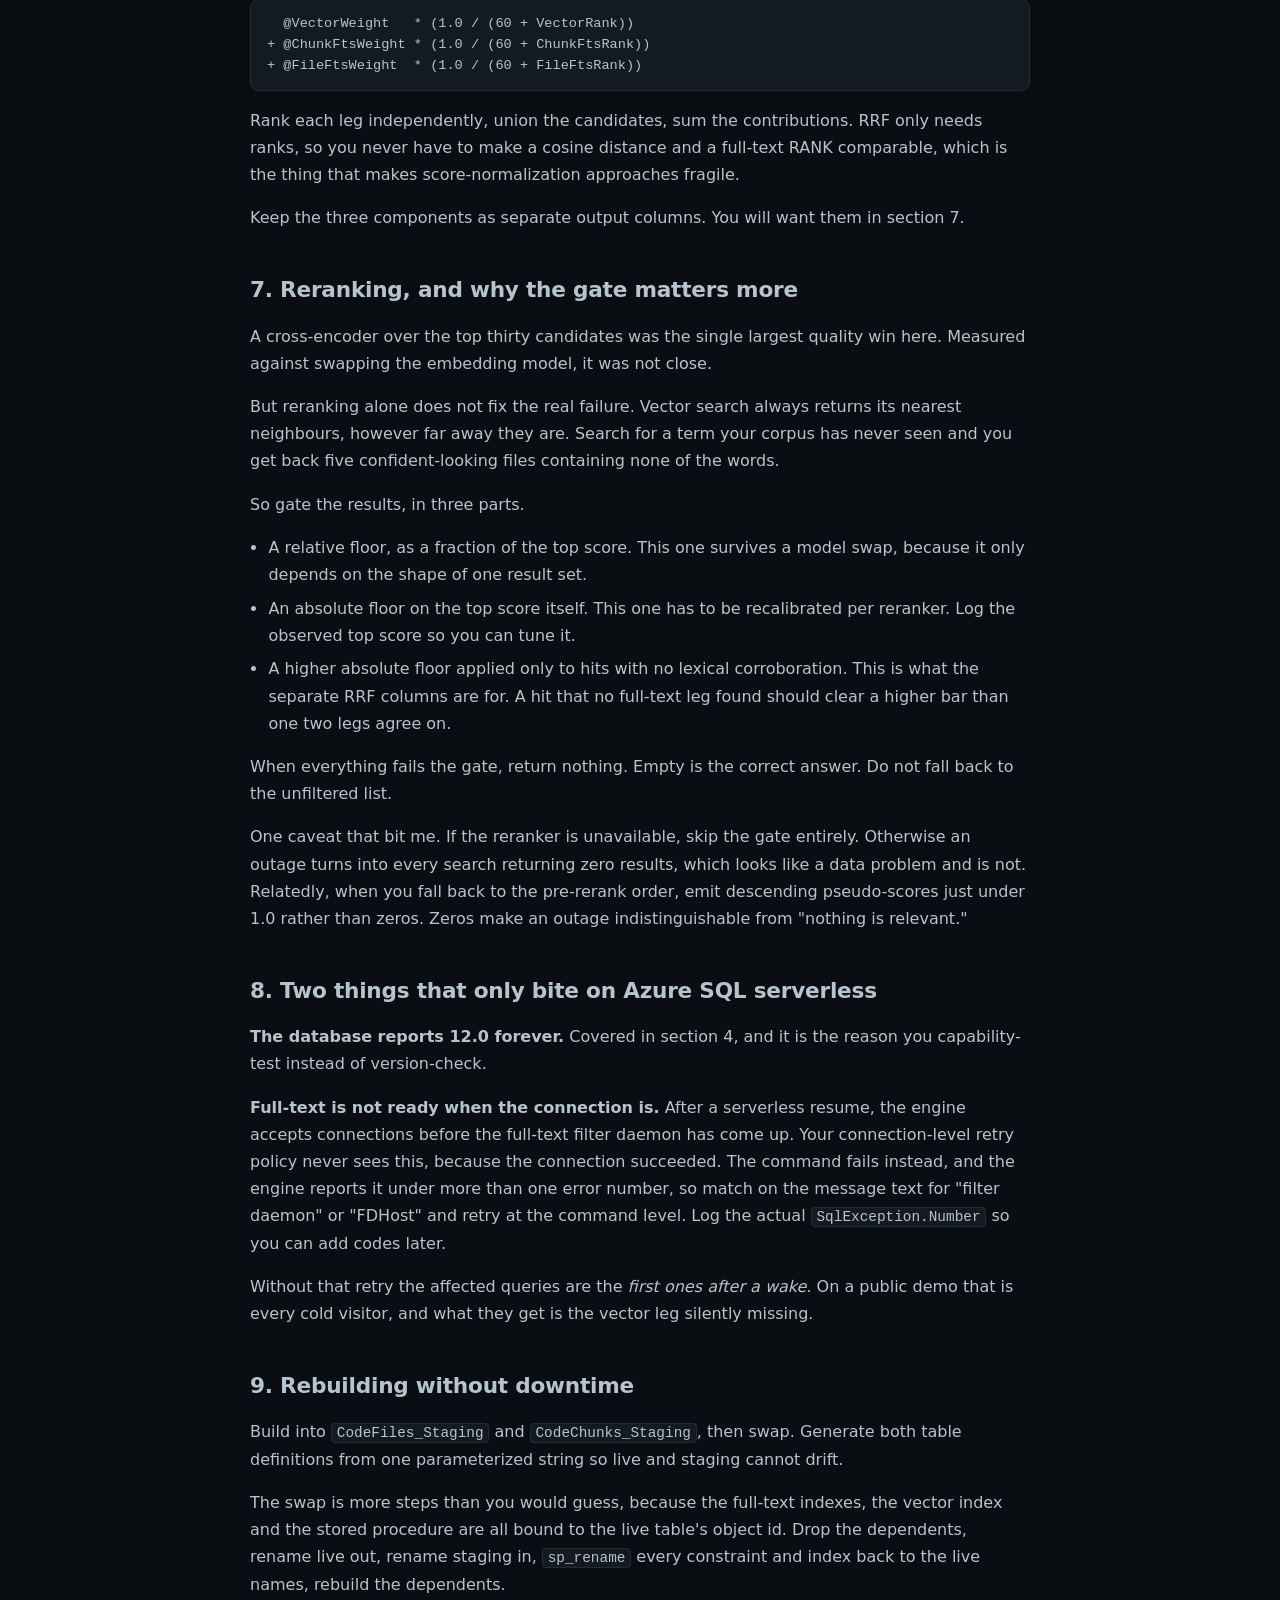
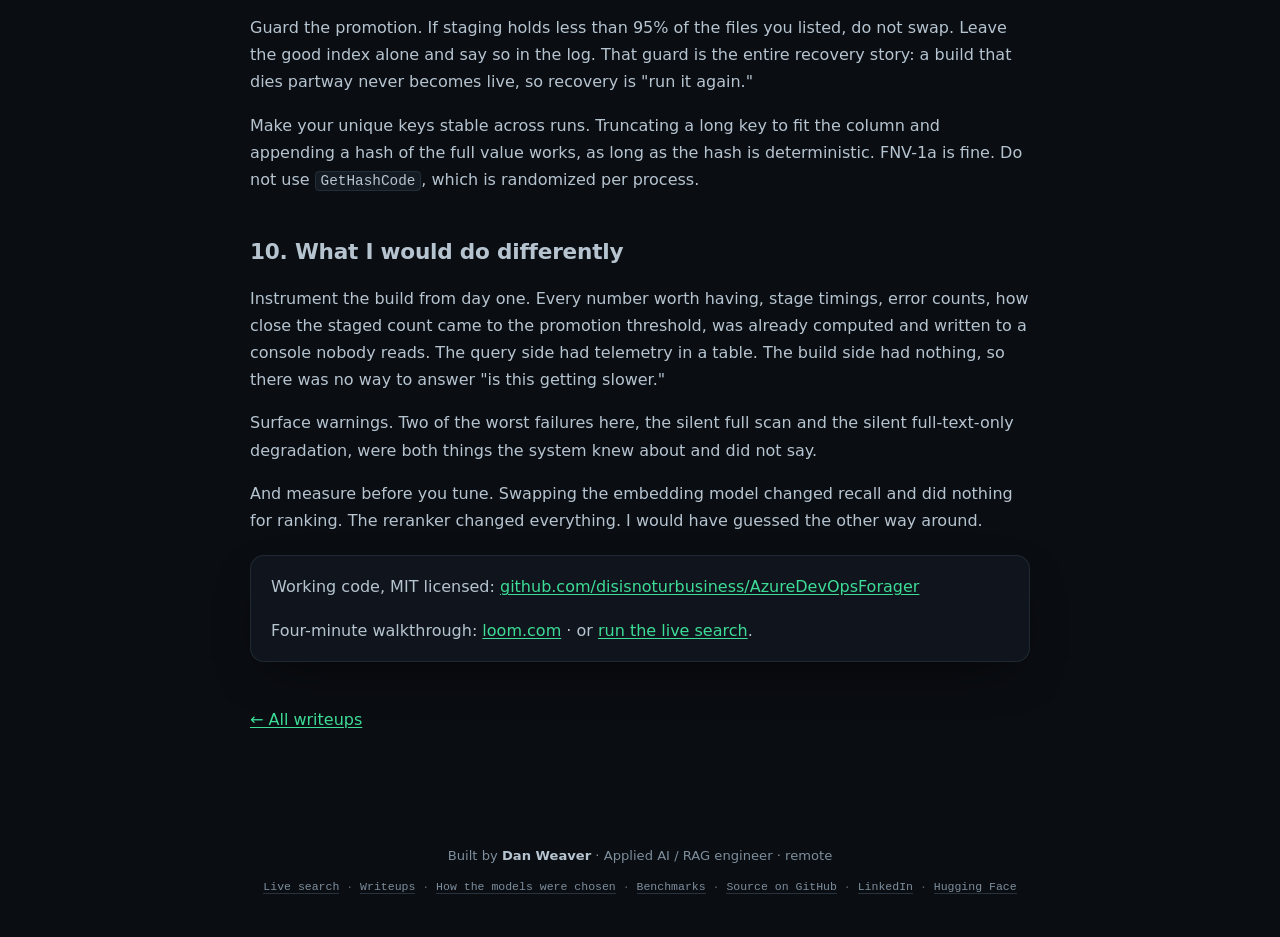
<file: AzureDevOpsForager.Server/wwwroot/writeup-hybrid-vector-search.html>
<!DOCTYPE html>
<html lang="en">
<head>
  <meta charset="UTF-8" />
  <meta name="viewport" content="width=device-width, initial-scale=1.0" />
  <title>Hybrid code search on Azure SQL and SQL Server 2025, end to end — Azure DevOps Forager</title>
  <meta name="description" content="Building hybrid semantic + full-text code search on Azure SQL and SQL Server 2025 native VECTOR columns: Roslyn chunking, DiskANN indexing, RRF fusion, cross-encoder reranking, and the two mutually unparseable VECTOR_SEARCH grammars. By Dan Weaver." />
  <meta name="author" content="Dan Weaver" />
  <link rel="canonical" href="https://azuredevops.aidataforager.com/writeup-hybrid-vector-search.html" />
  <meta property="og:type" content="article" />
  <meta property="og:title" content="Hybrid code search on Azure SQL and SQL Server 2025, end to end" />
  <meta property="og:description" content="Source files in, ranked answers out. One database, no separate vector store. Including the one place the two platforms genuinely diverge." />
  <meta property="og:url" content="https://azuredevops.aidataforager.com/writeup-hybrid-vector-search.html" />
  <script type="application/ld+json">
  {
    "@context": "https://schema.org",
    "@type": "TechArticle",
    "headline": "Hybrid code search on Azure SQL and SQL Server 2025, end to end",
    "author": { "@type": "Person", "name": "Dan Weaver", "url": "https://www.linkedin.com/in/dan-weaver-1861038" },
    "datePublished": "2026-09-29",
    "url": "https://azuredevops.aidataforager.com/writeup-hybrid-vector-search.html",
    "about": [ "Azure SQL", "SQL Server 2025", "VECTOR data type", "DiskANN", "Vector search",
               "Reciprocal rank fusion", "Cross-encoder reranking", "Roslyn", "C#", ".NET" ]
  }
  </script>
  <link rel="stylesheet" href="style.css?v=20260929" />
  <link rel="icon" href="data:image/svg+xml,%3Csvg xmlns='http://www.w3.org/2000/svg' viewBox='0 0 32 32'%3E%3Ctext y='26' font-size='26'%3E%F0%9F%8C%BE%3C/text%3E%3C/svg%3E" />
  <style>
    .doc { max-width: 820px; margin: 0 auto; padding: 0 20px 72px; }
    .doc h2 { font-size: 1.35rem; margin: 2.6rem 0 .6rem; letter-spacing: -0.01em; }
    .doc h3 { font-size: 1.02rem; margin: 1.7rem 0 .5rem; color: var(--acc); letter-spacing: .01em; }
    .doc p, .doc li { line-height: 1.7; }
    .doc ul { padding-left: 1.15rem; }
    .doc li { margin: .4rem 0; }
    .lede { font-size: 1.06rem; opacity: .92; border-left: 3px solid var(--acc);
            padding: .1rem 0 .1rem 1rem; margin: 1.2rem 0 1.8rem; }
    .byline { font-size: .84rem; color: var(--txt-2); margin: .2rem 0 1.4rem; }
    .card { background: var(--surface); border: 1px solid var(--line);
            border-radius: var(--radius); padding: 1.1rem 1.25rem; margin: 1.3rem 0;
            box-shadow: var(--shadow); }
    .card.flag { border-color: var(--acc); border-left-width: 3px; }
    .card p:last-child { margin-bottom: 0; }
    .card p:first-child { margin-top: 0; }
    pre.code { background: var(--bg-2); border: 1px solid var(--line);
               border-radius: var(--radius-sm); padding: .85rem 1rem; overflow-x: auto;
               font-family: var(--font-mono); font-size: .85rem; line-height: 1.55; margin: 1rem 0; }
    code, .mono { font-family: var(--font-mono); font-size: .9em; }
    .doc p code, .doc li code { background: var(--bg-2); border: 1px solid var(--line);
                                border-radius: 4px; padding: .06rem .3rem; }
    .toc { background: var(--surface); border: 1px solid var(--line); border-radius: var(--radius);
           padding: .9rem 1.2rem; margin: 1.6rem 0 2rem; font-size: .9rem; }
    .toc ol { margin: .4rem 0 0; padding-left: 1.3rem; }
    .toc li { margin: .22rem 0; }
    .backlink { display: inline-block; margin: 1.4rem 0 .2rem; }
  </style>
</head>
<body>
  <div class="bg-grid" aria-hidden="true"></div>
  <div class="bg-glow" aria-hidden="true"></div>

  <header class="topbar">
    <div class="brand">
      <div class="brand-text">
        <h1>Hybrid code search, <span class="accent">end to end</span></h1>
        <p class="tagline">Azure SQL and SQL Server 2025 &middot; native vectors, DiskANN, RRF, cross-encoder</p>
      </div>
    </div>
    <div class="topbar-right">
      <a class="topbar-link" href="/">&larr; Back to search</a>
      <button class="theme-toggle" id="themeToggle" type="button" title="Toggle light / dark theme" aria-label="Switch to light theme">☀</button>
    </div>
  </header>

  <main class="doc">

    <p class="byline">Dan Weaver &middot; 29 September 2026</p>

    <p class="lede">Azure SQL and SQL Server 2025 both have a native <code>VECTOR</code> type, a DiskANN
    index, and <code>VECTOR_SEARCH</code>. The documentation covers the syntax for each one. It does not
    cover what happens when you put them together and point them at a real codebase, which is where most
    of the work turned out to be.</p>

    <p>This is the whole path: source files in, ranked answers out. C# and .NET, one database, no separate
    vector store. Everything here runs on both platforms, and the one place they genuinely diverge is
    section 5, which is the section worth reading. The live deployment this came out of is Azure SQL
    serverless. The same build runs against self-hosted SQL Server 2025 on a workstation.</p>

    <div class="toc">
      <strong>Contents</strong>
      <ol>
        <li><a href="#schema">The schema</a></li>
        <li><a href="#chunking">Chunking</a></li>
        <li><a href="#embedding">Embedding</a></li>
        <li><a href="#diskann">The DiskANN index, and when to build it</a></li>
        <li><a href="#querying">Querying, and the one place the two platforms diverge</a></li>
        <li><a href="#fusion">Fusing three legs</a></li>
        <li><a href="#rerank">Reranking, and why the gate matters more</a></li>
        <li><a href="#azure">Two things that only bite on Azure SQL serverless</a></li>
        <li><a href="#rebuild">Rebuilding without downtime</a></li>
        <li><a href="#different">What I would do differently</a></li>
      </ol>
    </div>

    <h2>What you end up with</h2>
    <p>A query runs three retrieval legs at once. Approximate nearest neighbour over a DiskANN index.
    Full-text over the chunk table. Full-text over the file table. The three ranked lists get fused with
    reciprocal rank fusion inside a stored procedure, a cross-encoder reranks the survivors, and a
    relevance gate throws out results that are nearest-neighbour artifacts rather than answers.</p>
    <p>Everything lives in one database. That is the point of doing it this way. No Qdrant to run, no sync
    job, no second thing to back up.</p>

    <h2 id="schema">1. The schema</h2>
    <p>Two tables. Files, and chunks of files.</p>
<pre class="code">CREATE TABLE dbo.CodeChunks (
   Id           INT IDENTITY(1,1) PRIMARY KEY,
   CodeFileId   INT NOT NULL REFERENCES dbo.CodeFiles(Id) ON DELETE CASCADE,
   ChunkKey     NVARCHAR(500) NOT NULL UNIQUE,
   ChunkContent NVARCHAR(MAX) NOT NULL,
   Embedding    VECTOR(1024) NULL
);</pre>
    <p>The dimension is baked into the column type. Change embedding models and you change the schema. Plan
    for that now, because the failure mode later is silent: a corpus written at 1024 and queried at 1536
    does not error, it returns nonsense.</p>
    <p>Write vectors by casting JSON server-side.</p>
<pre class="code">INSERT INTO dbo.CodeChunks (..., Embedding)
VALUES (..., CAST(@embedding AS VECTOR(1024)));</pre>
    <p><code>@embedding</code> is a <code>float[]</code> serialized with <code>System.Text.Json</code>.
    There is no client-side vector parameter type to reach for.</p>

    <h2 id="chunking">2. Chunking</h2>
    <p>Fixed-size windows are the obvious approach and they are wrong for code. A window that splits a
    method in half produces two chunks, neither of which is the method.</p>
    <p>Use the syntax tree. Roslyn hands you <code>MethodDeclarationSyntax</code> and friends, so chunk on
    those boundaries.</p>
    <ul>
      <li>One shell chunk per type: usings, namespace, XML docs, the declaration line, fields, constants,
          auto-properties. Method bodies excluded.</li>
      <li>One chunk per member with a real body.</li>
      <li>A token budget with a floor and a ceiling. 200 to 400 estimated tokens worked here.</li>
    </ul>
    <p>Two cases break the clean rule.</p>
    <p><strong>Methods over the ceiling.</strong> Split them, but split on top-level
    <code>StatementSyntax</code> boundaries, never mid-statement. Greedily pack statements until the next
    one would blow the budget. A chunk that runs slightly fat beats a chunk that lost a line. Prefix each
    part with a comment carrying the signature and name them <code>Foo~part2of3</code>. The embedding text
    does not have to be valid C#.</p>
    <p><strong>Members under the floor.</strong> A three-line property embeds to noise. Coalesce runs of
    tiny members into one chunk.</p>
    <p>Then give each chunk roughly fifty tokens of the next chunk's opening, under a marker comment. Cheap
    continuity, and it means a question whose answer straddles two members still hits one of them.</p>
    <p>Estimate tokens with word count times a constant rather than running the real tokenizer. This runs
    once per chunk inside a build that is already slow. It does not need to be exact, it needs to be fast
    and never under-count.</p>

    <h2 id="embedding">3. Embedding</h2>
    <p>Two things matter and neither one is the model choice.</p>
    <p><strong>The dimension is a single global and it has to match everywhere.</strong> If your indexer
    prefers a local ONNX model and your server prefers a hosted endpoint, and those two have different
    widths, you will index at one width and query at another. Nothing throws. Put a loud warning at startup
    when both are configured.</p>
    <p><strong>A failed parse must throw, not return zeros.</strong> An all-zero vector survives L2
    normalization untouched, because a magnitude of zero short-circuits, and then produces garbage cosine
    distances against every row in the table. Validate the length at the source.</p>
    <p>On batching, measure it. Batching pads every sequence to the longest one in the batch. On a corpus
    with uneven chunk sizes that lost to one-at-a-time here, roughly three minutes against four and a half.
    Your corpus may differ. The point is that the obvious optimization is not free.</p>
    <p>On concurrency, pick the limit from whichever side is the bottleneck. Local model on your machine,
    parallelize across cores. Remote endpoint, cap at what the server can take. A strong client pointed at
    a small server makes it thrash and throughput drops.</p>

    <h2 id="diskann">4. The DiskANN index, and when to build it</h2>
<pre class="code">CREATE VECTOR INDEX IX_CodeChunks_Embedding
   ON dbo.CodeChunks(Embedding)
   WITH (metric = 'cosine', type = 'diskann');</pre>
    <p>Build this after the data is loaded, not alongside the schema. DiskANN needs a meaningful number of
    non-null vectors before it will build at all.</p>
    <p>Before you spend an hour embedding, prove the server can actually do this. Do not read
    <code>ProductVersion</code>, because Azure SQL is evergreen and reports 12.0 forever. Cast a literal
    instead.</p>
<pre class="code">SELECT CAST('[1,2,3]' AS VECTOR(3));</pre>
    <p>Then create a throwaway table with a real DiskANN index on it and drop it. Ten seconds of preflight
    against an hour of wasted embedding.</p>

    <h2 id="querying">5. Querying, and the one place the two platforms diverge</h2>
    <p><code>VECTOR_SEARCH</code> has two spellings, and which one you need depends on the DiskANN index
    build version, not the product. In practice that splits along platform lines: Azure SQL and Fabric
    build version 3 indexes, self-hosted SQL Server 2025 builds earlier ones.</p>
<pre class="code">-- version 3 and up (Azure SQL, Fabric)
SELECT TOP (200) WITH APPROXIMATE ...

-- earlier builds (SQL Server 2025 self-hosted)
... VECTOR_SEARCH(..., TOP_N = 200)</pre>
    <p>If you only ever deploy to one of them you can hardcode the right one and stop reading here. If you
    develop locally and deploy to Azure, which is the normal arrangement, you need both in the same
    codebase.</p>
    <p>Send the wrong one and you get Msg 42274. Both spellings are documented. Three things about them are
    not obvious from the docs.</p>

    <div class="card flag">
      <p><strong>One.</strong> <code>WITH APPROXIMATE</code> is load-bearing. A bare <code>TOP (200)</code>
      parses fine and runs fine, and performs an exact kNN scan of the whole table without touching the
      index. The engine raises a warning, but if your data layer is not surfacing warnings you will never
      see it. You get correct results, slowly, forever.</p>
    </div>

    <div class="card flag">
      <p><strong>Two.</strong> You cannot reliably branch on the version. It comes from
      <code>JSON_VALUE(sys.vector_indexes.build_parameters, '$.Version')</code>, and self-hosted SQL 2025
      writes <code>StartId</code>, <code>L</code>, <code>M</code>, <code>R</code> and no
      <code>Version</code> key at all. A missing key means the older spelling. Default it the other way and
      every self-hosted install silently degrades to full-text only, which is exactly what happened
      here.</p>
    </div>

    <div class="card flag">
      <p><strong>Three.</strong> Because the two spellings are mutually unparseable, you cannot put them in
      one procedure body behind an <code>IF</code>. The branch the engine cannot parse fails at compile
      time. Build both as strings and dispatch with <code>sp_executesql</code>. Treat the version as a hint
      for which to try first, and catch the failure to try the other.</p>
    </div>

    <p><code>WITH APPROXIMATE</code> also forces <code>ORDER BY</code> on the distance column alone, so
    tie-breaking has to happen afterward. Land the hits in a temp table and apply <code>ROW_NUMBER()</code>
    there. That has a second benefit: it keeps the dynamic SQL out of an <code>INSERT ... EXEC</code>, so
    callers can still <code>INSERT ... EXEC</code> your procedure, which cannot nest.</p>

    <h2 id="fusion">6. Fusing three legs</h2>
    <p>Reciprocal rank fusion, k = 60, entirely in T-SQL.</p>
<pre class="code">  @VectorWeight   * (1.0 / (60 + VectorRank))
+ @ChunkFtsWeight * (1.0 / (60 + ChunkFtsRank))
+ @FileFtsWeight  * (1.0 / (60 + FileFtsRank))</pre>
    <p>Rank each leg independently, union the candidates, sum the contributions. RRF only needs ranks, so
    you never have to make a cosine distance and a full-text RANK comparable, which is the thing that makes
    score-normalization approaches fragile.</p>
    <p>Keep the three components as separate output columns. You will want them in section 7.</p>

    <h2 id="rerank">7. Reranking, and why the gate matters more</h2>
    <p>A cross-encoder over the top thirty candidates was the single largest quality win here. Measured
    against swapping the embedding model, it was not close.</p>
    <p>But reranking alone does not fix the real failure. Vector search always returns its nearest
    neighbours, however far away they are. Search for a term your corpus has never seen and you get back
    five confident-looking files containing none of the words.</p>
    <p>So gate the results, in three parts.</p>
    <ul>
      <li>A relative floor, as a fraction of the top score. This one survives a model swap, because it only
          depends on the shape of one result set.</li>
      <li>An absolute floor on the top score itself. This one has to be recalibrated per reranker. Log the
          observed top score so you can tune it.</li>
      <li>A higher absolute floor applied only to hits with no lexical corroboration. This is what the
          separate RRF columns are for. A hit that no full-text leg found should clear a higher bar than
          one two legs agree on.</li>
    </ul>
    <p>When everything fails the gate, return nothing. Empty is the correct answer. Do not fall back to the
    unfiltered list.</p>
    <p>One caveat that bit me. If the reranker is unavailable, skip the gate entirely. Otherwise an outage
    turns into every search returning zero results, which looks like a data problem and is not. Relatedly,
    when you fall back to the pre-rerank order, emit descending pseudo-scores just under 1.0 rather than
    zeros. Zeros make an outage indistinguishable from "nothing is relevant."</p>

    <h2 id="azure">8. Two things that only bite on Azure SQL serverless</h2>
    <p><strong>The database reports 12.0 forever.</strong> Covered in section 4, and it is the reason you
    capability-test instead of version-check.</p>
    <p><strong>Full-text is not ready when the connection is.</strong> After a serverless resume, the engine
    accepts connections before the full-text filter daemon has come up. Your connection-level retry policy
    never sees this, because the connection succeeded. The command fails instead, and the engine reports it
    under more than one error number, so match on the message text for "filter daemon" or "FDHost" and
    retry at the command level. Log the actual <code>SqlException.Number</code> so you can add codes
    later.</p>
    <p>Without that retry the affected queries are the <em>first ones after a wake</em>. On a public demo
    that is every cold visitor, and what they get is the vector leg silently missing.</p>

    <h2 id="rebuild">9. Rebuilding without downtime</h2>
    <p>Build into <code>CodeFiles_Staging</code> and <code>CodeChunks_Staging</code>, then swap. Generate
    both table definitions from one parameterized string so live and staging cannot drift.</p>
    <p>The swap is more steps than you would guess, because the full-text indexes, the vector index and the
    stored procedure are all bound to the live table's object id. Drop the dependents, rename live out,
    rename staging in, <code>sp_rename</code> every constraint and index back to the live names, rebuild
    the dependents.</p>
    <p>Guard the promotion. If staging holds less than 95% of the files you listed, do not swap. Leave the
    good index alone and say so in the log. That guard is the entire recovery story: a build that dies
    partway never becomes live, so recovery is "run it again."</p>
    <p>Make your unique keys stable across runs. Truncating a long key to fit the column and appending a
    hash of the full value works, as long as the hash is deterministic. FNV-1a is fine. Do not use
    <code>GetHashCode</code>, which is randomized per process.</p>

    <h2 id="different">10. What I would do differently</h2>
    <p>Instrument the build from day one. Every number worth having, stage timings, error counts, how close
    the staged count came to the promotion threshold, was already computed and written to a console nobody
    reads. The query side had telemetry in a table. The build side had nothing, so there was no way to
    answer "is this getting slower."</p>
    <p>Surface warnings. Two of the worst failures here, the silent full scan and the silent
    full-text-only degradation, were both things the system knew about and did not say.</p>
    <p>And measure before you tune. Swapping the embedding model changed recall and did nothing for
    ranking. The reranker changed everything. I would have guessed the other way around.</p>

    <div class="card">
      <p>Working code, MIT licensed:
        <a href="https://github.com/disisnoturbusiness/AzureDevOpsForager" target="_blank" rel="noopener">github.com/disisnoturbusiness/AzureDevOpsForager</a></p>
      <p>Four-minute walkthrough:
        <a href="https://www.loom.com/share/644b73ea68e34ded81a490c82a4cb99f" target="_blank" rel="noopener">loom.com</a>
        &middot; or <a href="/">run the live search</a>.</p>
    </div>

    <p class="backlink"><a href="/writeups.html">&larr; All writeups</a></p>

  </main>

  <footer class="foot">
    <p class="foot-built">
      Built by <strong>Dan Weaver</strong> &middot; Applied AI / RAG engineer &middot; remote
    </p>
    <p class="foot-links">
      <a href="/">Live search</a>
      &middot;
      <a href="/writeups.html">Writeups</a>
      &middot;
      <a href="/model-selection.html">How the models were chosen</a>
      &middot;
      <a href="/benchmarks.html">Benchmarks</a>
      &middot;
      <a href="https://github.com/disisnoturbusiness/AzureDevOpsForager" target="_blank" rel="noopener">Source on GitHub</a>
      &middot;
      <a href="https://www.linkedin.com/in/dan-weaver-1861038" target="_blank" rel="noopener">LinkedIn</a>
      &middot;
      <a href="https://huggingface.co/disisnoturbusiness/bge-code-v1-onnx" target="_blank" rel="noopener">Hugging Face</a>
    </p>
  </footer>

  <script>
    (function () {
      var KEY = "adf-theme";
      var btn = document.getElementById("themeToggle");
      function apply(t) {
        var light = (t === "light");
        if (light) document.documentElement.setAttribute("data-theme", "light");
        else document.documentElement.removeAttribute("data-theme");
        if (btn) {
          btn.textContent = light ? "☾" : "☀";
          btn.setAttribute("aria-label", light ? "Switch to dark theme" : "Switch to light theme");
        }
      }
      try { apply(localStorage.getItem(KEY) || "dark"); } catch (e) { apply("dark"); }
      if (btn) btn.addEventListener("click", function () {
        var next;
        try { next = (localStorage.getItem(KEY) === "light") ? "dark" : "light"; } catch (e) { next = "dark"; }
        try { localStorage.setItem(KEY, next); } catch (e) {}
        apply(next);
      });
    })();
  </script>
</body>
</html>
</file>
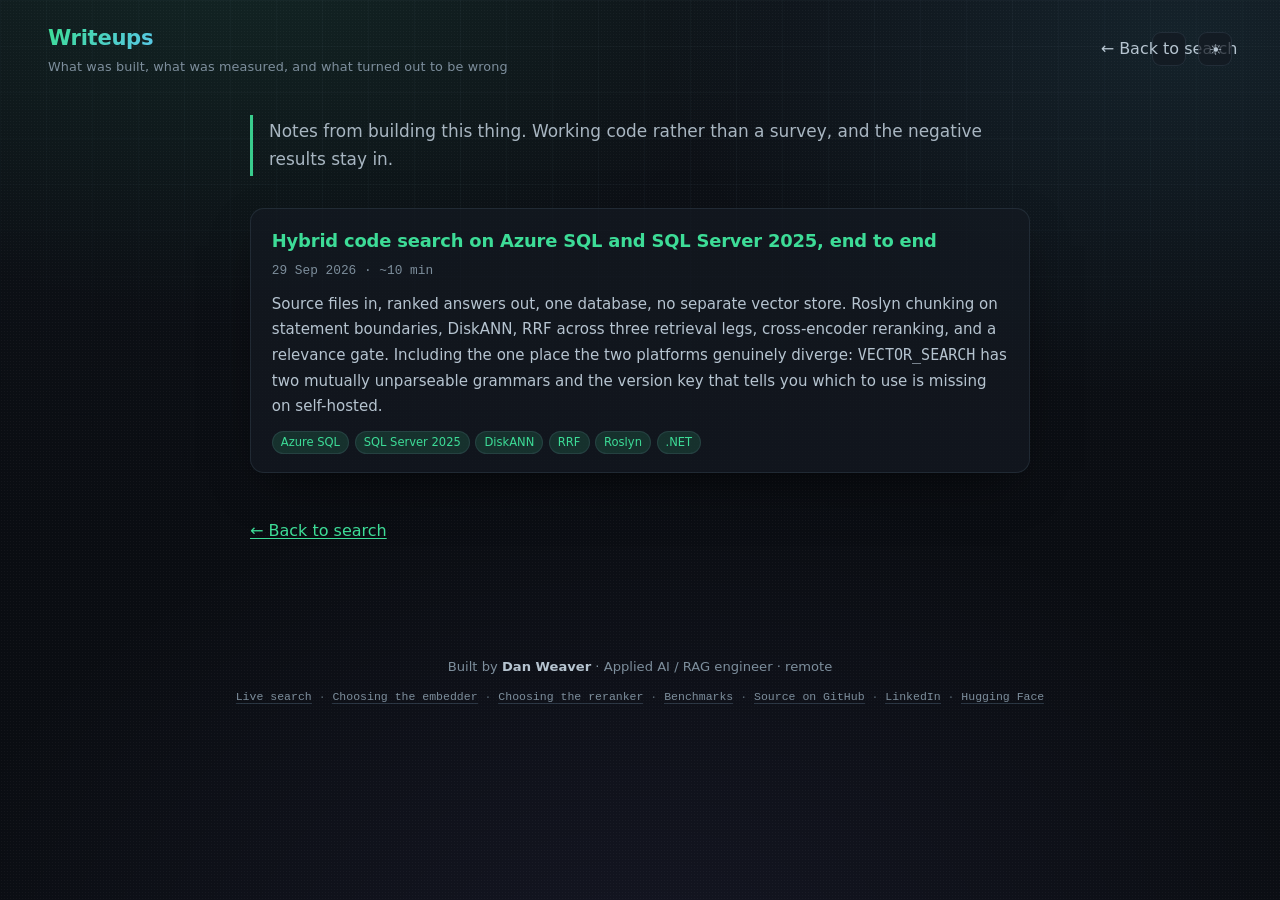
<file: AzureDevOpsForager.Server/wwwroot/writeups.html>
<!DOCTYPE html>
<html lang="en">
<head>
  <meta charset="UTF-8" />
  <meta name="viewport" content="width=device-width, initial-scale=1.0" />
  <title>Writeups — Azure DevOps Forager</title>
  <meta name="description" content="Notes from building hybrid semantic code search on Azure SQL and SQL Server 2025 native vectors: what worked, what was measured, and what turned out to be wrong. By Dan Weaver." />
  <meta name="author" content="Dan Weaver" />
  <link rel="canonical" href="https://azuredevops.aidataforager.com/writeups.html" />
  <link rel="stylesheet" href="style.css?v=20260929" />
  <link rel="icon" href="data:image/svg+xml,%3Csvg xmlns='http://www.w3.org/2000/svg' viewBox='0 0 32 32'%3E%3Ctext y='26' font-size='26'%3E%F0%9F%8C%BE%3C/text%3E%3C/svg%3E" />
  <style>
    .doc { max-width: 820px; margin: 0 auto; padding: 0 20px 72px; }
    .doc p { line-height: 1.7; }
    .lede { font-size: 1.06rem; opacity: .92; border-left: 3px solid var(--acc);
            padding: .1rem 0 .1rem 1rem; margin: 1.2rem 0 2rem; }
    .entry { background: var(--surface); border: 1px solid var(--line);
             border-radius: var(--radius); padding: 1.15rem 1.3rem; margin: 1.1rem 0;
             box-shadow: var(--shadow); }
    .entry h2 { font-size: 1.12rem; margin: 0 0 .35rem; letter-spacing: -0.01em; }
    .entry h2 a { text-decoration: none; }
    .entry h2 a:hover { text-decoration: underline; }
    .entry .meta { font-size: .8rem; color: var(--txt-2); margin: 0 0 .6rem;
                   font-family: var(--font-mono); }
    .entry p.sum { margin: 0; font-size: .94rem; color: var(--txt-1); }
    .tags { margin: .7rem 0 0; display: flex; flex-wrap: wrap; gap: .35rem; }
    .tags span { font-size: .72rem; color: var(--acc); background: var(--acc-soft);
                 border: 1px solid var(--line); border-radius: 999px; padding: .1rem .5rem; }
    .backlink { display: inline-block; margin: 1.6rem 0 .2rem; }
  </style>
</head>
<body>
  <div class="bg-grid" aria-hidden="true"></div>
  <div class="bg-glow" aria-hidden="true"></div>

  <header class="topbar">
    <div class="brand">
      <div class="brand-text">
        <h1><span class="accent">Writeups</span></h1>
        <p class="tagline">What was built, what was measured, and what turned out to be wrong</p>
      </div>
    </div>
    <div class="topbar-right">
      <a class="topbar-link" href="/">&larr; Back to search</a>
      <button class="theme-toggle" id="themeToggle" type="button" title="Toggle light / dark theme" aria-label="Switch to light theme">☀</button>
    </div>
  </header>

  <main class="doc">

    <p class="lede">Notes from building this thing. Working code rather than a survey, and the negative
    results stay in.</p>

    <article class="entry">
      <h2><a href="/writeup-hybrid-vector-search.html">Hybrid code search on Azure SQL and SQL Server 2025, end to end</a></h2>
      <p class="meta">29 Sep 2026 &middot; ~10 min</p>
      <p class="sum">Source files in, ranked answers out, one database, no separate vector store. Roslyn
      chunking on statement boundaries, DiskANN, RRF across three retrieval legs, cross-encoder reranking,
      and a relevance gate. Including the one place the two platforms genuinely diverge:
      <code>VECTOR_SEARCH</code> has two mutually unparseable grammars and the version key that tells you
      which to use is missing on self-hosted.</p>
      <div class="tags">
        <span>Azure SQL</span><span>SQL Server 2025</span><span>DiskANN</span><span>RRF</span><span>Roslyn</span><span>.NET</span>
      </div>
    </article>

    <p class="backlink"><a href="/">&larr; Back to search</a></p>

  </main>

  <footer class="foot">
    <p class="foot-built">
      Built by <strong>Dan Weaver</strong> &middot; Applied AI / RAG engineer &middot; remote
    </p>
    <p class="foot-links">
      <a href="/">Live search</a>
      &middot;
      <a href="/embedder-selection.html">Choosing the embedder</a>
      &middot;
      <a href="/reranker-selection.html">Choosing the reranker</a>
      &middot;
      <a href="/benchmarks.html">Benchmarks</a>
      &middot;
      <a href="https://github.com/disisnoturbusiness/AzureDevOpsForager" target="_blank" rel="noopener">Source on GitHub</a>
      &middot;
      <a href="https://www.linkedin.com/in/dan-weaver-1861038" target="_blank" rel="noopener">LinkedIn</a>
      &middot;
      <a href="https://huggingface.co/disisnoturbusiness/bge-code-v1-onnx" target="_blank" rel="noopener">Hugging Face</a>
    </p>
  </footer>

  <script>
    (function () {
      var KEY = "adf-theme";
      var btn = document.getElementById("themeToggle");
      function apply(t) {
        var light = (t === "light");
        if (light) document.documentElement.setAttribute("data-theme", "light");
        else document.documentElement.removeAttribute("data-theme");
        if (btn) {
          btn.textContent = light ? "☾" : "☀";
          btn.setAttribute("aria-label", light ? "Switch to dark theme" : "Switch to light theme");
        }
      }
      try { apply(localStorage.getItem(KEY) || "dark"); } catch (e) { apply("dark"); }
      if (btn) btn.addEventListener("click", function () {
        var next;
        try { next = (localStorage.getItem(KEY) === "light") ? "dark" : "light"; } catch (e) { next = "dark"; }
        try { localStorage.setItem(KEY, next); } catch (e) {}
        apply(next);
      });
    })();
  </script>
</body>
</html>
</file>
<file: AzureDevOpsForager.Server/wwwroot/style.css>
/* ===================================================================
   Azure DevOps Forager — terminal-luxe dark theme
   100% self-contained: no web fonts, no CDN, no remote assets.
   =================================================================== */

:root {
  /* surfaces */
  --bg-0: #0a0d12;
  --bg-1: #0e1218;
  --bg-2: #141a22;
  --bg-3: #1a212b;
  --surface: rgba(20, 26, 34, 0.72);
  --surface-solid: #121822;
  --line: rgba(126, 160, 184, 0.14);
  --line-strong: rgba(126, 160, 184, 0.26);

  /* text */
  --txt-0: #eaf1f6;
  --txt-1: #b6c4d0;
  --txt-2: #7d8e9c;
  --txt-3: #56646f;

  /* accents */
  --acc: #3ddc97;          /* signal green */
  --acc-dim: #2bbf7f;
  --acc-soft: rgba(61, 220, 151, 0.14);
  --cyan: #58c7e6;
  --amber: #f5b455;
  --violet: #9d8cff;

  /* badge colors per match source */
  --hybrid: #3ddc97;
  --vector: #58c7e6;
  --fulltext: #f5b455;

  --radius: 14px;
  --radius-sm: 9px;
  --shadow: 0 18px 50px -20px rgba(0, 0, 0, 0.7);

  --font-ui: "Segoe UI", "Inter", -apple-system, BlinkMacSystemFont, "Helvetica Neue", system-ui, sans-serif;
  --font-mono: "Cascadia Code", "Cascadia Mono", "JetBrains Mono", "Fira Code", "SF Mono", "Consolas", "Liberation Mono", monospace;
}

/* ---- light theme (toggled via [data-theme="light"] on <html>) ---- */
[data-theme="light"] {
  --bg-0: #f5f7fa;
  --bg-1: #eef2f6;
  --bg-2: #e6ebf1;
  --bg-3: #dce3ea;
  --surface: rgba(255, 255, 255, 0.82);
  --surface-solid: #ffffff;
  --line: rgba(40, 66, 92, 0.14);
  --line-strong: rgba(40, 66, 92, 0.26);
  --txt-0: #0f1720;
  --txt-1: #26343f;
  --txt-2: #5a6b78;
  --txt-3: #8593a0;
  --acc: #16a34a;
  --acc-dim: #12833d;
  --acc-soft: rgba(22, 163, 74, 0.12);
  --shadow: 0 18px 50px -24px rgba(30, 50, 70, 0.28);
}
[data-theme="light"] .bg-grid,
[data-theme="light"] .bg-glow { opacity: 0.4; }

/* ---- day / night toggle ---- */
.topbar-right { display: flex; align-items: center; gap: 12px; }
.theme-toggle {
  background: var(--surface);
  border: 1px solid var(--line);
  color: var(--txt-1);
  width: 34px; height: 34px;
  border-radius: var(--radius-sm);
  font-size: 15px; line-height: 1;
  cursor: pointer;
  display: inline-flex; align-items: center; justify-content: center;
  transition: border-color .15s ease, color .15s ease, background .15s ease;
}
.theme-toggle:hover { border-color: var(--line-strong); color: var(--txt-0); }
.topbar-link {
  display: inline-flex; align-items: center; justify-content: center;
  width: 34px; height: 34px;
  border-radius: var(--radius-sm);
  border: 1px solid var(--line);
  background: var(--surface);
  color: var(--txt-1);
  transition: border-color .15s ease, color .15s ease;
}
.topbar-link:hover { border-color: var(--line-strong); color: var(--txt-0); }

* { box-sizing: border-box; }

html, body {
  margin: 0;
  padding: 0;
  min-height: 100%;
}

body {
  font-family: var(--font-ui);
  color: var(--txt-1);
  background: var(--bg-0);
  line-height: 1.55;
  -webkit-font-smoothing: antialiased;
  text-rendering: optimizeLegibility;
  position: relative;
  overflow-x: hidden;
}

/* ---------- atmospheric background ---------- */
.bg-grid {
  position: fixed;
  inset: 0;
  z-index: -2;
  background-image:
    linear-gradient(rgba(126, 160, 184, 0.045) 1px, transparent 1px),
    linear-gradient(90deg, rgba(126, 160, 184, 0.045) 1px, transparent 1px);
  background-size: 46px 46px;
  mask-image: radial-gradient(ellipse 90% 70% at 50% 0%, #000 35%, transparent 85%);
  -webkit-mask-image: radial-gradient(ellipse 90% 70% at 50% 0%, #000 35%, transparent 85%);
}
.bg-glow {
  position: fixed;
  inset: 0;
  z-index: -3;
  background:
    radial-gradient(60rem 40rem at 18% -8%, rgba(61, 220, 151, 0.10), transparent 60%),
    radial-gradient(54rem 38rem at 92% 4%, rgba(88, 199, 230, 0.09), transparent 60%),
    radial-gradient(70rem 50rem at 50% 110%, rgba(157, 140, 255, 0.07), transparent 65%),
    linear-gradient(180deg, var(--bg-1), var(--bg-0) 60%);
}
/* fine grain overlay (pure CSS, no image) */
body::after {
  content: "";
  position: fixed;
  inset: 0;
  z-index: -1;
  pointer-events: none;
  opacity: 0.035;
  background-image: radial-gradient(#fff 0.5px, transparent 0.6px);
  background-size: 3px 3px;
}

/* ---------- top bar ---------- */
.topbar {
  display: flex;
  align-items: center;
  justify-content: space-between;
  gap: 1.5rem;
  padding: 1.4rem clamp(1rem, 4vw, 3rem) 1.2rem;
  flex-wrap: wrap;
}
.brand { display: flex; align-items: center; gap: 0.95rem; }
.brand-mark {
  display: grid;
  place-items: center;
  width: 44px; height: 44px;
  border-radius: 12px;
  color: var(--bg-0);
  background: linear-gradient(145deg, var(--acc), var(--cyan));
  box-shadow: 0 8px 24px -8px var(--acc-soft), inset 0 1px 0 rgba(255,255,255,.4);
  flex-shrink: 0;
}
.brand-text h1 {
  margin: 0;
  font-size: 1.32rem;
  font-weight: 650;
  letter-spacing: -0.015em;
  color: var(--txt-0);
}
.brand-text .accent {
  background: linear-gradient(120deg, var(--acc), var(--cyan));
  -webkit-background-clip: text;
  background-clip: text;
  -webkit-text-fill-color: transparent;
}
.tagline {
  margin: 0.1rem 0 0;
  font-size: 0.8rem;
  color: var(--txt-2);
  letter-spacing: 0.01em;
}
.health {
  display: flex;
  align-items: center;
  gap: 0.5rem;
  font-size: 0.78rem;
  font-family: var(--font-mono);
  color: var(--txt-2);
  padding: 0.4rem 0.8rem;
  border: 1px solid var(--line);
  border-radius: 999px;
  background: var(--surface);
  backdrop-filter: blur(8px);
}
.health .dot {
  width: 8px; height: 8px; border-radius: 50%;
  background: var(--txt-3);
  box-shadow: 0 0 0 0 transparent;
  transition: background 0.3s, box-shadow 0.3s;
}
.health.ok .dot { background: var(--acc); box-shadow: 0 0 10px 1px var(--acc-soft); }
.health.bad .dot { background: var(--amber); }

/* ---------- shell ---------- */
.shell {
  width: min(960px, 92vw);
  margin: 0.5rem auto 3rem;
}

/* ---------- mode tabs ---------- */
.modes {
  display: inline-flex;
  gap: 0.25rem;
  padding: 0.3rem;
  border: 1px solid var(--line);
  border-radius: 999px;
  background: var(--surface);
  backdrop-filter: blur(10px);
  margin-bottom: 1.4rem;
}
.mode-tab {
  appearance: none;
  border: 0;
  background: transparent;
  color: var(--txt-2);
  font-family: var(--font-ui);
  font-size: 0.86rem;
  font-weight: 550;
  letter-spacing: 0.01em;
  padding: 0.5rem 1.2rem;
  border-radius: 999px;
  cursor: pointer;
  transition: color 0.2s, background 0.2s;
  display: inline-flex;
  align-items: center;
  gap: 0.45rem;
}
.mode-tab .mode-ico { font-family: var(--font-mono); opacity: 0.8; }
.mode-tab:hover { color: var(--txt-0); }
.mode-tab.is-active {
  color: var(--bg-0);
  background: linear-gradient(120deg, var(--acc), var(--acc-dim));
  box-shadow: 0 6px 18px -8px var(--acc-soft);
}

/* ---------- panels ---------- */
.panel { animation: fade-up 0.35s ease both; }
.panel.is-hidden { display: none; }
@keyframes fade-up {
  from { opacity: 0; transform: translateY(8px); }
  to   { opacity: 1; transform: translateY(0); }
}

/* ---------- links ---------- */
/* There was no base rule for <a>, so any anchor a component did not style fell through to the browser
   default of #0000EE, which on this background is close to invisible. That was already true of every
   inline link on benchmarks.html and model-selection.html, not just the writeups. Component rules
   below are more specific and still win. */
a { color: var(--acc); text-decoration: none; }
/* "Back to search" was breaking across three lines in the topbar on every sub-page. */
.topbar-link { white-space: nowrap; }
a:hover { text-decoration: underline; }
.doc p a, .doc li a { text-decoration: underline; text-underline-offset: 2px; }
.demo-head a { text-decoration: underline; text-underline-offset: 2px; }

/* ---------- demo video ---------- */
/* Sits above the search panel. aspect-ratio rather than the old padding-top hack so the box reserves
   its height before the iframe loads and the search form below it does not jump on arrival. */
.panel-demo { margin-bottom: 1.35rem; }
.demo-head { margin: 0 0 0.7rem; }
.demo-head h2 {
  margin: 0 0 0.25rem;
  font-size: 1.05rem;
  font-weight: 600;
  color: var(--txt-0);
  display: flex;
  align-items: center;
  gap: 0.55rem;
}
.demo-len {
  font-size: 0.72rem;
  font-weight: 500;
  letter-spacing: 0.02em;
  color: var(--acc);
  background: var(--acc-soft);
  border: 1px solid var(--line);
  border-radius: 999px;
  padding: 0.12rem 0.5rem;
}
.demo-head p { margin: 0; font-size: 0.88rem; color: var(--txt-2); }
.demo-frame {
  position: relative;
  width: 100%;
  aspect-ratio: 16 / 9;
  background: var(--bg-2);
  border: 1px solid var(--line);
  border-radius: var(--radius);
  overflow: hidden;
  box-shadow: var(--shadow);
}
.demo-frame iframe { position: absolute; inset: 0; width: 100%; height: 100%; border: 0; }

/* ---------- search form ---------- */
.search-form {
  background: var(--surface);
  border: 1px solid var(--line);
  border-radius: var(--radius);
  padding: 1.1rem;
  backdrop-filter: blur(10px);
  box-shadow: var(--shadow);
}
.search-row { display: flex; gap: 0.7rem; }
.field {
  position: relative;
  display: flex;
  align-items: center;
}
.field.grow { flex: 1; }
.field-ico {
  position: absolute;
  left: 0.95rem;
  color: var(--acc);
  font-family: var(--font-mono);
  font-size: 1rem;
  pointer-events: none;
}
.field input {
  width: 100%;
  font-family: var(--font-ui);
  font-size: 0.98rem;
  color: var(--txt-0);
  background: var(--bg-2);
  border: 1px solid var(--line);
  border-radius: var(--radius-sm);
  padding: 0.85rem 1rem 0.85rem 2.5rem;
  outline: none;
  transition: border-color 0.2s, box-shadow 0.2s, background 0.2s;
}
.field input::placeholder { color: var(--txt-3); }
.field input:focus {
  border-color: var(--acc);
  background: var(--bg-3);
  box-shadow: 0 0 0 3px var(--acc-soft);
}

.search-controls {
  display: flex;
  gap: 0.9rem;
  margin-top: 0.85rem;
  flex-wrap: wrap;
}
.ctl { display: flex; flex-direction: column; gap: 0.3rem; flex: 1; min-width: 150px; }
.ctl-narrow { flex: 0 0 110px; min-width: 110px; }
.ctl-label {
  font-size: 0.68rem;
  text-transform: uppercase;
  letter-spacing: 0.08em;
  color: var(--txt-3);
  font-weight: 600;
}
.ctl select, .ctl input {
  font-family: var(--font-ui);
  font-size: 0.86rem;
  color: var(--txt-0);
  background: var(--bg-2);
  border: 1px solid var(--line);
  border-radius: var(--radius-sm);
  padding: 0.55rem 0.7rem;
  outline: none;
  transition: border-color 0.2s, box-shadow 0.2s;
}
.ctl select:focus, .ctl input:focus {
  border-color: var(--line-strong);
  box-shadow: 0 0 0 3px var(--acc-soft);
}
.ctl select { cursor: pointer; }

/* Link sitting under the search controls; sized to match the control text. */
.under-search {
  margin: 0.7rem 0 0;
  padding-left: 0.15rem;
}
.under-search a {
  font-family: var(--font-ui);
  font-size: 0.86rem;
  font-weight: 600;
  color: var(--acc);
  text-decoration: none;
}
.under-search a:hover,
.under-search a:focus-visible { text-decoration: underline; }


/* ---------- buttons ---------- */
.btn {
  appearance: none;
  border: 0;
  cursor: pointer;
  font-family: var(--font-ui);
  font-weight: 600;
  font-size: 0.92rem;
  border-radius: var(--radius-sm);
  padding: 0 1.5rem;
  transition: transform 0.12s, box-shadow 0.2s, filter 0.2s;
  display: inline-flex;
  align-items: center;
  gap: 0.5rem;
}
.btn-primary {
  color: var(--bg-0);
  background: linear-gradient(120deg, var(--acc), var(--acc-dim));
  box-shadow: 0 8px 22px -10px var(--acc-soft);
}
.btn-primary:hover { filter: brightness(1.06); }
.btn-primary:active { transform: translateY(1px); }
.btn-primary:disabled { opacity: 0.6; cursor: progress; filter: grayscale(0.3); }
.btn.is-loading .btn-label { opacity: 0.5; }
.btn.is-loading::after {
  content: "";
  width: 13px; height: 13px;
  border: 2px solid rgba(10,13,18,0.35);
  border-top-color: var(--bg-0);
  border-radius: 50%;
  animation: spin 0.7s linear infinite;
}
@keyframes spin { to { transform: rotate(360deg); } }

/* ---------- status / empty ---------- */
.status-line {
  min-height: 1.2rem;
  margin: 1.1rem 0.2rem 0.2rem;
  font-family: var(--font-mono);
  font-size: 0.78rem;
  color: var(--txt-2);
}
.status-line .hl { color: var(--acc); }
.status-line.err { color: var(--amber); }

.empty-state {
  text-align: center;
  padding: 3.5rem 1.5rem;
  color: var(--txt-2);
  max-width: 460px;
  margin: 0 auto;
}
.empty-glyph {
  font-size: 2.4rem;
  font-family: var(--font-mono);
  margin-bottom: 0.7rem;
  filter: saturate(0.9);
}
.empty-state p { margin: 0; font-size: 0.92rem; }

/* ---------- results ---------- */
.results { margin-top: 0.6rem; display: flex; flex-direction: column; gap: 0.85rem; }

.result {
  border: 1px solid var(--line);
  border-radius: var(--radius);
  background: var(--surface);
  backdrop-filter: blur(8px);
  overflow: hidden;
  animation: fade-up 0.4s ease both;
  transition: border-color 0.2s, transform 0.2s;
}
.result:hover { border-color: var(--line-strong); }

.result-head {
  display: flex;
  align-items: flex-start;
  gap: 0.8rem;
  padding: 0.95rem 1.1rem;
  cursor: pointer;
  user-select: none;
}
.result-head:focus-visible {
  outline: 2px solid var(--acc);
  outline-offset: 2px;
}
.result-rank {
  font-family: var(--font-mono);
  font-size: 0.72rem;
  color: var(--txt-3);
  background: var(--bg-2);
  border: 1px solid var(--line);
  border-radius: 6px;
  padding: 0.15rem 0.45rem;
  margin-top: 0.15rem;
  flex-shrink: 0;
}
.result-main { flex: 1; min-width: 0; }
.result-title {
  display: flex;
  align-items: baseline;
  gap: 0.55rem;
  flex-wrap: wrap;
}
.chunk-name {
  font-family: var(--font-mono);
  font-size: 0.96rem;
  color: var(--txt-0);
  font-weight: 600;
  word-break: break-word;
}
.chunk-type {
  font-size: 0.68rem;
  text-transform: uppercase;
  letter-spacing: 0.06em;
  color: var(--txt-2);
  border: 1px solid var(--line);
  border-radius: 5px;
  padding: 0.08rem 0.4rem;
}
.file-path {
  font-family: var(--font-mono);
  font-size: 0.76rem;
  color: var(--txt-2);
  margin-top: 0.35rem;
  word-break: break-all;
}
.file-path .ns { color: var(--violet); }
.meta-row {
  display: flex;
  align-items: center;
  gap: 0.55rem;
  margin-top: 0.55rem;
  flex-wrap: wrap;
}

.badge {
  font-family: var(--font-mono);
  font-size: 0.68rem;
  font-weight: 600;
  letter-spacing: 0.03em;
  padding: 0.16rem 0.5rem;
  border-radius: 6px;
  border: 1px solid transparent;
}
.badge-hybrid   { color: var(--hybrid);   background: rgba(61,220,151,0.10);  border-color: rgba(61,220,151,0.30); }
.badge-vector   { color: var(--vector);   background: rgba(88,199,230,0.10);  border-color: rgba(88,199,230,0.30); }
.badge-fulltext { color: var(--fulltext); background: rgba(245,180,85,0.10);  border-color: rgba(245,180,85,0.30); }
.badge-muted    { color: var(--txt-2);    background: var(--bg-2);            border-color: var(--line); }

.metric {
  font-family: var(--font-mono);
  font-size: 0.72rem;
  color: var(--txt-2);
}
.metric b { color: var(--txt-1); font-weight: 600; }
.lines { font-family: var(--font-mono); font-size: 0.72rem; color: var(--txt-3); }

.chevron {
  flex-shrink: 0;
  color: var(--txt-3);
  margin-top: 0.2rem;
  transition: transform 0.25s ease, color 0.2s;
}
.result.open .chevron { transform: rotate(90deg); color: var(--acc); }
.result.open { border-color: var(--line-strong); }

.snippet-wrap {
  display: grid;
  grid-template-rows: 0fr;
  transition: grid-template-rows 0.28s ease;
}
.result.open .snippet-wrap { grid-template-rows: 1fr; }
.snippet-inner { overflow: hidden; }
.snippet {
  margin: 0;
  padding: 1rem 1.1rem 1.15rem;
  border-top: 1px solid var(--line);
  background: var(--bg-1);
  font-family: var(--font-mono);
  font-size: 0.8rem;
  line-height: 1.6;
  color: var(--txt-1);
  white-space: pre;
  overflow-x: auto;
  tab-size: 4;
}
.snippet::-webkit-scrollbar { height: 9px; }
.snippet::-webkit-scrollbar-thumb { background: var(--line-strong); border-radius: 5px; }

.copy-mini {
  appearance: none;
  border: 1px solid var(--line);
  background: var(--bg-2);
  color: var(--txt-2);
  font-family: var(--font-mono);
  font-size: 0.68rem;
  padding: 0.18rem 0.6rem;
  min-height: 38px;
  min-width: 46px;
  display: inline-flex;
  align-items: center;
  justify-content: center;
  border-radius: 6px;
  cursor: pointer;
  margin-left: auto;
  transition: color 0.15s, border-color 0.15s;
}
.copy-mini:hover { color: var(--acc); border-color: var(--line-strong); }

/* ---------- chat ---------- */
.chat-log {
  min-height: 320px;
  display: flex;
  flex-direction: column;
  gap: 1rem;
  margin-bottom: 1rem;
}
.msg { animation: fade-up 0.35s ease both; max-width: 100%; }
.msg-q {
  align-self: flex-end;
  max-width: 78%;
  background: linear-gradient(120deg, var(--acc-soft), rgba(88,199,230,0.10));
  border: 1px solid rgba(61,220,151,0.25);
  color: var(--txt-0);
  padding: 0.7rem 1rem;
  border-radius: 14px 14px 4px 14px;
  font-size: 0.92rem;
}
.msg-a {
  align-self: flex-start;
  width: 100%;
  background: var(--surface);
  border: 1px solid var(--line);
  border-radius: 4px 14px 14px 14px;
  padding: 1rem 1.15rem;
  backdrop-filter: blur(8px);
}
.msg-a.thinking { color: var(--txt-2); font-family: var(--font-mono); font-size: 0.84rem; }
.msg-a.err { border-color: rgba(245,180,85,0.35); }

.answer-body { font-size: 0.93rem; color: var(--txt-1); }
.answer-body p { margin: 0 0 0.7rem; }
.answer-body p:last-child { margin-bottom: 0; }
.answer-body code.inline {
  font-family: var(--font-mono);
  font-size: 0.85em;
  background: var(--bg-2);
  border: 1px solid var(--line);
  border-radius: 5px;
  padding: 0.05rem 0.35rem;
  color: var(--cyan);
}
.answer-body pre.block {
  margin: 0.6rem 0;
  padding: 0.85rem 1rem;
  background: var(--bg-1);
  border: 1px solid var(--line);
  border-radius: var(--radius-sm);
  overflow-x: auto;
  font-family: var(--font-mono);
  font-size: 0.8rem;
  line-height: 1.55;
  color: var(--txt-1);
  white-space: pre;
}
.answer-body strong { color: var(--txt-0); font-weight: 650; }
.answer-body ul, .answer-body ol { margin: 0 0 0.7rem; padding-left: 1.3rem; }
.answer-body li { margin: 0.2rem 0; }

.sources {
  margin-top: 0.95rem;
  padding-top: 0.85rem;
  border-top: 1px solid var(--line);
}
.sources-title {
  font-size: 0.68rem;
  text-transform: uppercase;
  letter-spacing: 0.08em;
  color: var(--txt-3);
  font-weight: 600;
  margin-bottom: 0.5rem;
}
/* An answer rendered into the results area (question path). Same surface treatment as a result card
   so the two modes read as one page rather than two products bolted together. */
.answer-block {
  border: 1px solid var(--line);
  border-radius: var(--radius);
  background: var(--surface);
  backdrop-filter: blur(8px);
  padding: 1.15rem 1.25rem;
  animation: fade-up 0.4s ease both;
}

/* Source hits inside an answer are the same cards the search results use, so they stack with the
   same spacing rather than sitting flush against each other. Kept slightly inset so they read as
   belonging to the answer above rather than as a separate result list. */
.source-results {
  display: flex;
  flex-direction: column;
  gap: 0.6rem;
}
.source-results .result {
  animation-duration: 0.25s;
}

.source-chip {
  display: inline-flex;
  align-items: center;
  gap: 0.4rem;
  font-family: var(--font-mono);
  font-size: 0.74rem;
  color: var(--txt-1);
  background: var(--bg-2);
  border: 1px solid var(--line);
  border-radius: 7px;
  padding: 0.28rem 0.55rem;
  margin: 0 0.4rem 0.4rem 0;
  word-break: break-all;
}
.source-chip::before { content: "▸"; color: var(--cyan); }

.feedback {
  margin-top: 0.85rem;
  display: flex;
  align-items: center;
  gap: 0.75rem;
  font-size: 0.76rem;
  color: var(--txt-3);
}
.fb-btn {
  appearance: none;
  border: 1px solid var(--line);
  background: var(--bg-2);
  color: var(--txt-2);
  width: 40px; height: 40px;
  border-radius: 8px;
  cursor: pointer;
  font-size: 1.1rem;
  transition: color 0.15s, border-color 0.15s, background 0.15s, transform 0.1s;
  display: grid; place-items: center;
}
.fb-btn:hover { transform: translateY(-1px); }
.fb-btn.up:hover, .fb-btn.up.sel { color: var(--acc); border-color: rgba(61,220,151,0.4); background: var(--acc-soft); }
.fb-btn.down:hover, .fb-btn.down.sel { color: var(--amber); border-color: rgba(245,180,85,0.4); background: rgba(245,180,85,0.1); }
.fb-btn:disabled { cursor: default; opacity: 0.7; }
.fb-thanks { color: var(--acc); font-family: var(--font-mono); }

.chat-form { display: flex; gap: 0.7rem; }

/* ---------- footer ---------- */
.foot {
  text-align: center;
  padding: 1.5rem 1rem 2.5rem;
  font-family: var(--font-mono);
  font-size: 0.72rem;
  color: var(--txt-3);
}
.foot-about {
  font-family: var(--font-ui);
  font-size: 0.82rem;
  color: var(--txt-2);
  max-width: 640px;
  margin: 0 auto 0.6rem;
}
.foot-built {
  font-family: var(--font-ui);
  font-size: 0.82rem;
  color: var(--txt-2);
  margin: 0.9rem 0 0;
}
.foot-built strong { color: var(--txt-1); font-weight: 600; }
.foot-links { margin: 0.55rem 0 0; line-height: 1.9; }
.foot-links a { color: var(--txt-2); text-decoration: none; border-bottom: 1px solid var(--line-strong); }
.foot-links a:hover { color: var(--acc); }

/* ---------- responsive ---------- */
@media (max-width: 640px) {
  .topbar { padding: 1rem 1.1rem; }
  .brand-text h1 { font-size: 1.12rem; }
  .tagline { font-size: 0.72rem; }
  .search-row { flex-direction: column; }
  .btn { padding: 0.8rem 1.5rem; justify-content: center; }
  .search-controls { flex-direction: column; }
  .ctl, .ctl-narrow { flex: 1; min-width: 0; }
  .msg-q { max-width: 90%; }
  .chat-form { flex-direction: column; }
}

@media (prefers-reduced-motion: reduce) {
  *, *::before, *::after { animation-duration: 0.001s !important; transition-duration: 0.001s !important; }
}
</file>
